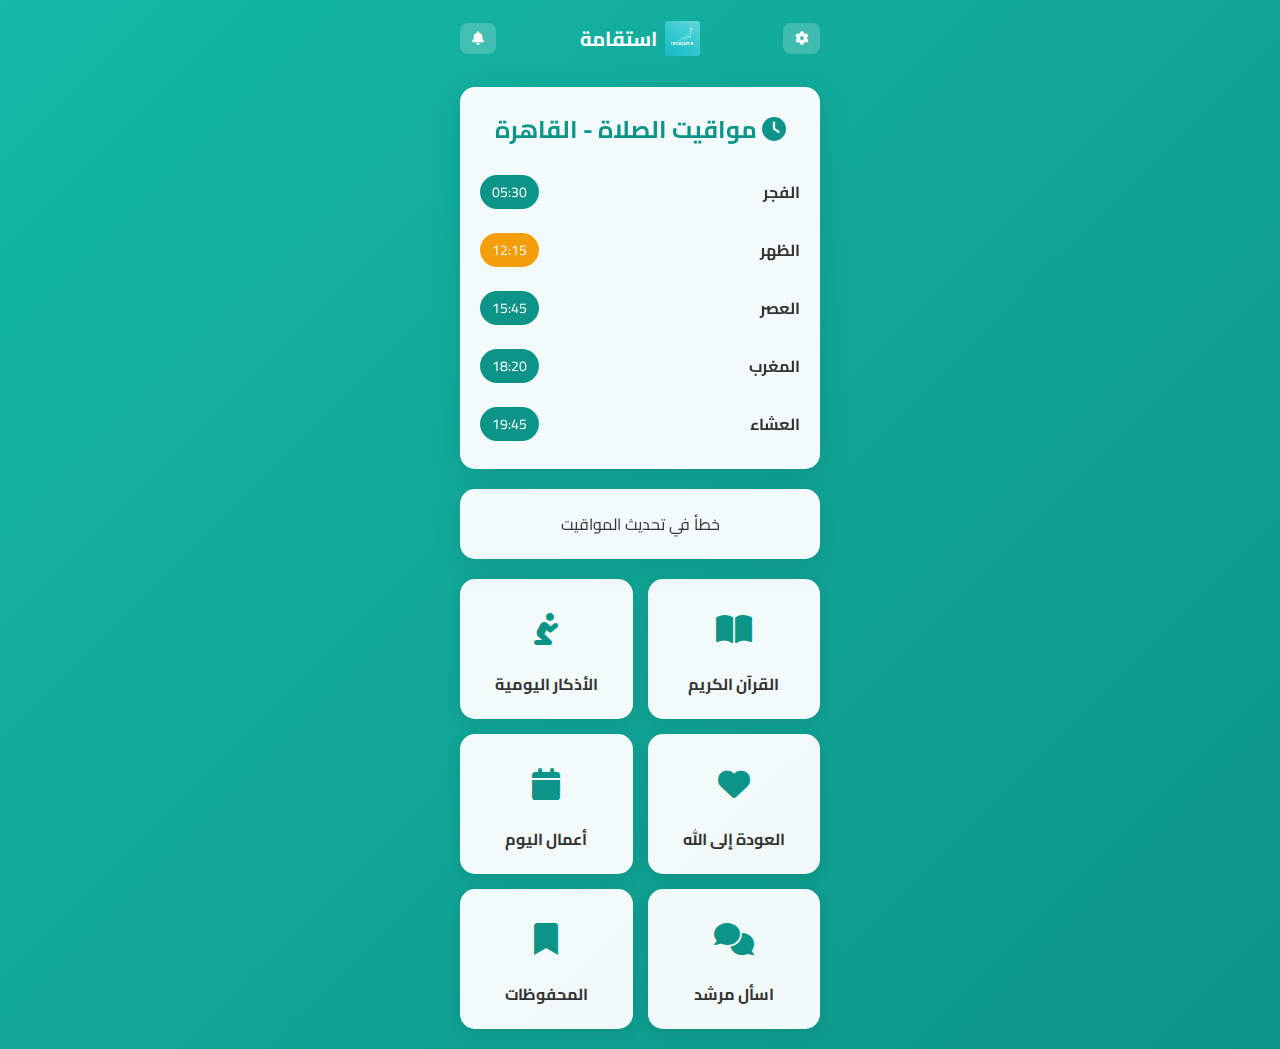
<file: index.html>
<!DOCTYPE html>
<html lang="ar" dir="rtl">
<head>
    <meta charset="UTF-8">
    <meta name="viewport" content="width=device-width, initial-scale=1.0">
    <title>استقامة - تطبيق إسلامي شامل</title>
    <link rel="icon" href="assets/images/istaqama_og.png" type="image/png">
<meta property="og:title" content="استقامة - تطبيق إسلامي شامل">
<meta property="og:description" content="استقامة هو المكان الذي تجد فيه كل ما تحتاجه عن الدين الإسلامي">
<meta property="og:image" content="assets/images/istaqama_og.png">
<meta property="og:url" content="https://example.com">
    <link rel="icon" type="image/png" href="assets/images/istiqaama_logo.png">
    <link href="https://cdnjs.cloudflare.com/ajax/libs/font-awesome/6.0.0/css/all.min.css" rel="stylesheet">
    <link href="https://fonts.googleapis.com/css2?family=Cairo:wght@400;700&display=swap" rel="stylesheet">
    <style>
        * {
            margin: 0;
            padding: 0;
            box-sizing: border-box;
        }

        body {
            font-family: 'Cairo', sans-serif;
            background: linear-gradient(135deg, #14b8a6, #0d9488);
            min-height: 100vh;
            color: #333;
        }

        .container {
            max-width: 400px;
            margin: 0 auto;
            padding: 20px;
        }

        .header {
            display: flex;
            justify-content: space-between;
            align-items: center;
            margin-bottom: 30px;
        }

        .logo-container {
            display: flex;
            align-items: center;
            gap: 8px;
        }

        .logo-img {
            width: 35px;
            height: 35px;
            border-radius: 3px;
        }

        .logo-text {
            color: white;
            font-size: 20px;
            font-weight: bold;
            font-family: 'Cairo', sans-serif;
        }

        .btn {
            background: rgba(255, 255, 255, 0.2);
            border: none;
            color: white;
            padding: 8px 12px;
            border-radius: 8px;
            cursor: pointer;
            transition: all 0.3s;
        }

        .btn:hover {
            background: rgba(255, 255, 255, 0.3);
        }

        .card {
            background: rgba(255, 255, 255, 0.95);
            border-radius: 15px;
            padding: 20px;
            margin-bottom: 20px;
            box-shadow: 0 8px 32px rgba(0, 0, 0, 0.1);
            backdrop-filter: blur(10px);
        }

        .prayer-times {
            text-align: center;
        }

        .prayer-times h2 {
            margin-bottom: 15px;
            color: #0d9488;
        }

        .prayer-list {
            display: flex;
            flex-direction: column;
            gap: 8px;
        }

        .prayer-item {
            display: flex;
            justify-content: space-between;
            align-items: center;
            padding: 8px 0;
        }

        .prayer-name {
            font-weight: bold;
        }

        .prayer-time {
            background: #0d9488;
            color: white;
            padding: 4px 12px;
            border-radius: 20px;
            font-size: 14px;
        }

        .current-prayer {
            background: #f59e0b !important;
        }

        .next-prayer {
            text-align: center;
            margin-bottom: 20px;
        }

        .next-prayer h3 {
            color: #666;
            font-size: 16px;
            margin-bottom: 5px;
        }

        .next-prayer .time {
            font-size: 28px;
            font-weight: bold;
            color: #0d9488;
        }

        .sections {
            display: grid;
            grid-template-columns: repeat(2, 1fr);
            gap: 15px;
        }

        .section-card {
            background: rgba(255, 255, 255, 0.95);
            border-radius: 15px;
            padding: 20px;
            text-align: center;
            cursor: pointer;
            transition: all 0.3s;
            box-shadow: 0 4px 16px rgba(0, 0, 0, 0.1);
        }

        .section-card:hover {
            transform: translateY(-5px);
            box-shadow: 0 8px 32px rgba(0, 0, 0, 0.15);
        }

        .section-icon {
            font-size: 32px;
            color: #0d9488;
            margin-bottom: 10px;
        }

        .section-title {
            font-weight: bold;
            color: #333;
        }

        .hidden {
            display: none;
        }

        .page-header {
            display: flex;
            justify-content: space-between;
            align-items: center;
            margin-bottom: 30px;
        }

        .back-btn {
            background: rgba(255, 255, 255, 0.2);
            border: none;
            color: white;
            padding: 8px 12px;
            border-radius: 8px;
            cursor: pointer;
            display: flex;
            align-items: center;
            gap: 5px;
        }

        .page-title {
            color: white;
            font-size: 20px;
            font-weight: bold;
        }

        .azkar-categories {
            display: flex;
            flex-direction: column;
            gap: 15px;
        }

        .category-card {
            background: rgba(255, 255, 255, 0.95);
            border-radius: 15px;
            padding: 20px;
            cursor: pointer;
            transition: all 0.3s;
        }

        .category-card:hover {
            transform: translateY(-2px);
            box-shadow: 0 8px 32px rgba(0, 0, 0, 0.15);
        }

        .category-header {
            display: flex;
            justify-content: space-between;
            align-items: center;
        }

        .category-info h3 {
            font-size: 18px;
            font-weight: bold;
            margin-bottom: 5px;
        }

        .category-info p {
            color: #666;
            font-size: 14px;
        }

        .category-icon {
            font-size: 24px;
            color: #0d9488;
        }

        .zikr-card {
            background: rgba(255, 255, 255, 0.95);
            border-radius: 15px;
            padding: 25px;
            margin-bottom: 20px;
        }

        .zikr-text {
            font-size: 18px;
            line-height: 1.8;
            margin-bottom: 10px;
            text-align: center;
        }

        .zikr-benefit {
            color: #666;
            font-size: 14px;
            text-align: center;
            margin-bottom: 20px;
        }

        .counter-section {
            display: flex;
            justify-content: space-between;
            align-items: center;
        }

        .counter-display {
            width: 60px;
            height: 60px;
            border-radius: 50%;
            background: #e6fffa;
            display: flex;
            align-items: center;
            justify-content: center;
            font-size: 18px;
            font-weight: bold;
            color: #0d9488;
        }

        .counter-controls {
            display: flex;
            gap: 10px;
        }

        .counter-btn {
            width: 40px;
            height: 40px;
            border-radius: 50%;
            border: 2px solid #0d9488;
            background: white;
            color: #0d9488;
            cursor: pointer;
            display: flex;
            align-items: center;
            justify-content: center;
            transition: all 0.3s;
        }

        .counter-btn:hover {
            background: #0d9488;
            color: white;
        }

        .progress-bar {
            width: 100%;
            height: 8px;
            background: #e5e7eb;
            border-radius: 4px;
            margin-top: 15px;
            overflow: hidden;
        }

        .progress-fill {
            height: 100%;
            background: #0d9488;
            transition: width 0.3s;
        }

        .search-box {
            margin-bottom: 20px;
        }

        .search-input {
            width: 100%;
            padding: 12px 15px;
            border: 2px solid #e5e7eb;
            border-radius: 10px;
            font-size: 16px;
            text-align: right;
        }

        .search-input:focus {
            outline: none;
            border-color: #0d9488;
        }

        .surah-list {
            display: flex;
            flex-direction: column;
            gap: 10px;
        }

        .surah-card {
            background: rgba(255, 255, 255, 0.95);
            border-radius: 12px;
            padding: 15px;
            cursor: pointer;
            transition: all 0.3s;
        }

        .surah-card:hover {
            transform: translateY(-2px);
            box-shadow: 0 8px 32px rgba(0, 0, 0, 0.15);
        }

        .surah-header {
            display: flex;
            justify-content: space-between;
            align-items: center;
        }

        .surah-info h3 {
            font-size: 18px;
            font-weight: bold;
            margin-bottom: 5px;
        }

        .surah-info p {
            color: #666;
            font-size: 14px;
        }

        .surah-number {
            background: #e6fffa;
            color: #0d9488;
            padding: 8px 12px;
            border-radius: 8px;
            font-weight: bold;
        }

        .verse-card {
            background: rgba(255, 255, 255, 0.95);
            border-radius: 15px;
            padding: 25px;
            margin-bottom: 20px;
        }

        .verse-text {
            font-size: 24px;
            line-height: 2;
            text-align: center;
            margin-bottom: 15px;
        }

        .verse-translation {
            color: #666;
            font-size: 16px;
            text-align: center;
        }

        .audio-player {
            background: rgba(255, 255, 255, 0.95);
            border-radius: 15px;
            padding: 20px;
            margin-bottom: 20px;
        }

        .audio-controls {
            display: flex;
            justify-content: space-between;
            align-items: center;
        }

        .play-btn {
            width: 50px;
            height: 50px;
            border-radius: 50%;
            background: #0d9488;
            color: white;
            border: none;
            cursor: pointer;
            display: flex;
            align-items: center;
            justify-content: center;
            font-size: 18px;
        }

        .audio-info h4 {
            font-weight: bold;
            margin-bottom: 5px;
        }

        .audio-info p {
            color: #666;
            font-size: 14px;
        }

        .settings-section {
            margin-bottom: 25px;
        }

        .settings-section h3 {
            color: #0d9488;
            margin-bottom: 15px;
            display: flex;
            align-items: center;
            gap: 10px;
        }

        .info-grid {
            display: grid;
            gap: 10px;
        }

        .info-item {
            display: flex;
            justify-content: space-between;
            align-items: center;
            padding: 10px 0;
            border-bottom: 1px solid #e5e7eb;
        }

        .info-item:last-child {
            border-bottom: none;
        }

        .info-label {
            font-weight: bold;
        }

        .info-value {
            color: #0d9488;
        }

        .contact-item {
            display: flex;
            justify-content: space-between;
            align-items: center;
            padding: 12px 0;
        }

        .contact-btn {
            background: #f3f4f6;
            border: 1px solid #d1d5db;
            padding: 8px 12px;
            border-radius: 8px;
            cursor: pointer;
            display: flex;
            align-items: center;
            gap: 8px;
            color: #374151;
            text-decoration: none;
        }

        .contact-btn:hover {
            background: #e5e7eb;
        }

        @media (max-width: 480px) {
            .container {
                padding: 15px;
            }
            
            .sections {
                grid-template-columns: 1fr;
            }
        }

        /* أنماط المحادثة */
        .chat-container {
            display: flex;
            flex-direction: column;
            height: 70vh;
            background: white;
            border-radius: 12px;
            overflow: hidden;
        }

        .chat-messages {
            flex: 1;
            padding: 20px;
            overflow-y: auto;
            background: #f8fafc;
        }

        .message {
            margin-bottom: 20px;
            display: flex;
            align-items: flex-start;
        }

        .bot-message {
            justify-content: flex-start;
        }

        .user-message {
            justify-content: flex-end;
        }

        .message-content {
            max-width: 80%;
            display: flex;
            align-items: flex-start;
            gap: 10px;
        }

        .user-message .message-content {
            flex-direction: row-reverse;
        }

        .message-text {
            background: white;
            padding: 12px 16px;
            border-radius: 12px;
            box-shadow: 0 2px 4px rgba(0,0,0,0.1);
            line-height: 1.5;
        }

        .user-message .message-text {
            background: #0d9488;
            color: white;
        }

        .message i {
            width: 32px;
            height: 32px;
            border-radius: 50%;
            background: #0d9488;
            color: white;
            display: flex;
            align-items: center;
            justify-content: center;
            font-size: 14px;
            flex-shrink: 0;
        }

        .user-message i {
            background: #64748b;
        }

        .chat-input-container {
            padding: 20px;
            background: white;
            border-top: 1px solid #e2e8f0;
        }

        .chat-input-wrapper {
            display: flex;
            gap: 10px;
            align-items: center;
        }

        .chat-input {
            flex: 1;
            padding: 12px 16px;
            border: 2px solid #e2e8f0;
            border-radius: 25px;
            outline: none;
            font-size: 14px;
            font-family: 'Cairo', sans-serif;
        }

        .chat-input:focus {
            border-color: #0d9488;
        }

        .send-btn {
            width: 45px;
            height: 45px;
            border-radius: 50%;
            background: #0d9488;
            color: white;
            border: none;
            cursor: pointer;
            display: flex;
            align-items: center;
            justify-content: center;
            font-size: 16px;
            transition: background 0.3s;
        }

        .send-btn:hover {
            background: #0f766e;
        }

        .send-btn:disabled {
            background: #94a3b8;
            cursor: not-allowed;
        }

        .typing-indicator {
            display: flex;
            align-items: center;
            gap: 5px;
            color: #64748b;
            font-style: italic;
        }

        .typing-dots {
            display: flex;
            gap: 3px;
        }

        .typing-dots span {
            width: 6px;
            height: 6px;
            background: #64748b;
            border-radius: 50%;
            animation: typing 1.4s infinite;
        }

        .typing-dots span:nth-child(2) {
            animation-delay: 0.2s;
        }

        .typing-dots span:nth-child(3) {
            animation-delay: 0.4s;
        }

        @keyframes typing {
            0%, 60%, 100% {
                transform: translateY(0);
            }
            30% {
                transform: translateY(-10px);
            }
        }

        /* أنماط الإعدادات */
        .setting-item {
            display: flex;
            justify-content: space-between;
            align-items: center;
            padding: 15px 0;
            border-bottom: 1px solid #e2e8f0;
        }

        .setting-item:last-child {
            border-bottom: none;
        }

        .setting-info {
            display: flex;
            align-items: center;
            gap: 10px;
        }

        .setting-info i {
            color: #0d9488;
            width: 20px;
        }

        /* مفتاح التبديل */
        .switch {
            position: relative;
            display: inline-block;
            width: 50px;
            height: 24px;
        }

        .switch input {
            opacity: 0;
            width: 0;
            height: 0;
        }

        .slider {
            position: absolute;
            cursor: pointer;
            top: 0;
            left: 0;
            right: 0;
            bottom: 0;
            background-color: #ccc;
            transition: .4s;
            border-radius: 24px;
        }

        .slider:before {
            position: absolute;
            content: "";
            height: 18px;
            width: 18px;
            left: 3px;
            bottom: 3px;
            background-color: white;
            transition: .4s;
            border-radius: 50%;
        }

        input:checked + .slider {
            background-color: #0d9488;
        }

        input:checked + .slider:before {
            transform: translateX(26px);
        }

        /* إعدادات الموقع */
        .location-setting {
            padding: 15px 0;
        }

        .location-setting label {
            display: block;
            margin-bottom: 10px;
            font-weight: 600;
            color: #374151;
        }

        .location-setting select {
            width: 100%;
            padding: 10px;
            border: 2px solid #e2e8f0;
            border-radius: 8px;
            font-size: 16px;
            background: white;
            color: #374151;
        }

        .location-setting select:focus {
            outline: none;
            border-color: #0d9488;
        }

        /* أنماط أزرار التلاوة والقوائم */
        .surah-actions {
            display: flex;
            justify-content: space-between;
            align-items: center;
            margin-top: 10px;
            padding-top: 10px;
            border-top: 1px solid #e2e8f0;
        }

        .play-btn {
            background: #0d9488;
            color: white;
            border: none;
            padding: 8px 15px;
            border-radius: 20px;
            cursor: pointer;
            font-size: 14px;
            display: flex;
            align-items: center;
            gap: 5px;
            transition: all 0.3s ease;
        }

        .play-btn:hover {
            background: #0f766e;
            transform: translateY(-1px);
        }

        .reciter-select {
            padding: 6px 10px;
            border: 2px solid #e2e8f0;
            border-radius: 15px;
            font-size: 12px;
            background: white;
            cursor: pointer;
            min-width: 120px;
        }

        .reciter-select:focus {
            outline: none;
            border-color: #0d9488;
        }

        .loading {
            text-align: center;
            padding: 20px;
            color: #666;
            font-style: italic;
        }

        /* أنماط فئات الأذكار الجديدة */
        .dhikr-category-card {
            background: white;
            border-radius: 15px;
            padding: 20px;
            margin-bottom: 15px;
            box-shadow: 0 2px 10px rgba(0,0,0,0.1);
            cursor: pointer;
            transition: all 0.3s ease;
            display: flex;
            align-items: center;
            gap: 15px;
        }

        .dhikr-category-card:hover {
            transform: translateY(-2px);
            box-shadow: 0 4px 20px rgba(0,0,0,0.15);
        }

        .category-icon {
            font-size: 40px;
            width: 60px;
            height: 60px;
            display: flex;
            align-items: center;
            justify-content: center;
            background: transparent;
            border-radius: 50%;
        }

        .category-info h3 {
            margin: 0 0 5px 0;
            color: #0d9488;
            font-size: 18px;
        }

        .category-info p {
            margin: 0 0 5px 0;
            color: #666;
            font-size: 14px;
        }

        .dhikr-count {
            background: #0d9488;
            color: white;
            padding: 2px 8px;
            border-radius: 10px;
            font-size: 12px;
        }

        /* أنماط عناصر الأذكار */
        .dhikr-item {
            background: white;
            border-radius: 15px;
            padding: 20px;
            margin-bottom: 15px;
            box-shadow: 0 2px 10px rgba(0,0,0,0.1);
            transition: all 0.3s ease;
        }

        .dhikr-item.completed {
            background: #f0fdf4;
            border: 2px solid #22c55e;
        }

        .dhikr-text {
            font-size: 18px;
            line-height: 1.8;
            color: #1f2937;
            margin-bottom: 10px;
            text-align: right;
        }

        .dhikr-description {
            font-size: 14px;
            color: #6b7280;
            margin-bottom: 8px;
            font-style: italic;
        }

        .dhikr-reference {
            font-size: 12px;
            color: #0d9488;
            margin-bottom: 15px;
            font-weight: 600;
        }

        .dhikr-counter {
            display: flex;
            align-items: center;
            justify-content: center;
            gap: 10px;
            margin-top: 15px;
            padding-top: 15px;
            border-top: 1px solid #e5e7eb;
        }

        .counter-btn {
            width: 40px;
            height: 40px;
            border-radius: 50%;
            border: 2px solid #0d9488;
            background: white;
            color: #0d9488;
            font-size: 18px;
            font-weight: bold;
            cursor: pointer;
            transition: all 0.3s ease;
        }

        .counter-btn:hover {
            background: #0d9488;
            color: white;
        }

        .counter-value {
            font-size: 24px;
            font-weight: bold;
            color: #0d9488;
            min-width: 40px;
            text-align: center;
        }

        .reset-btn {
            background: #f59e0b;
            color: white;
            border: none;
            padding: 8px 12px;
            border-radius: 20px;
            font-size: 12px;
            cursor: pointer;
            transition: all 0.3s ease;
        }

        .reset-btn:hover {
            background: #d97706;
        }

        /* أنماط الوضع المظلم */
        body.dark-mode {
            background: linear-gradient(135deg, #1f2937, #111827);
            color: #f9fafb;
        }

        body.dark-mode .card {
            background: rgba(31, 41, 55, 0.9);
            color: #f9fafb;
        }

        body.dark-mode .section-card {
            background: rgba(31, 41, 55, 0.9);
            color: #f9fafb;
        }

        body.dark-mode .category-card {
            background: rgba(31, 41, 55, 0.9);
            color: #f9fafb;
        }

        body.dark-mode .surah-card {
            background: rgba(31, 41, 55, 0.9);
            color: #f9fafb;
        }

        body.dark-mode .verse-card {
            background: rgba(31, 41, 55, 0.9);
            color: #f9fafb;
        }

        body.dark-mode .zikr-card {
            background: rgba(31, 41, 55, 0.9);
            color: #f9fafb;
        }

        body.dark-mode .audio-player {
            background: rgba(31, 41, 55, 0.9);
            color: #f9fafb;
        }

        body.dark-mode .chat-container {
            background: rgba(31, 41, 55, 0.9);
        }

        body.dark-mode .chat-messages {
            background: rgba(17, 24, 39, 0.8);
        }
        body.dark-mode .message-text {
            background: rgba(55, 65, 81, 0.9);
            color: #f9fafb;
        }

        body.dark-mode .section-card h3,
        body.dark-mode .category-card h3,
        body.dark-mode .section-card .section-title,
        body.dark-mode .main-sections h3 {
            color: #f9fafb !important;
        }

        body.dark-mode .user-message .message-text {
            background: #0d9488;
            color: white;
        }

        body.dark-mode .chat-input {
            background: rgba(55, 65, 81, 0.9);
            color: #f9fafb;
            border-color: #4b5563;
        }

        body.dark-mode .search-input {
            background: rgba(55, 65, 81, 0.9);
            color: #f9fafb;
            border-color: #4b5563;
        }

        body.dark-mode .dhikr-item {
            background: rgba(31, 41, 55, 0.9);
            color: #f9fafb;
        }

        body.dark-mode .counter-display {
            background: rgba(17, 24, 39, 0.8);
            color: #0d9488;
        }

        body.dark-mode .counter-btn {
            background: rgba(55, 65, 81, 0.9);
            color: #0d9488;
            border-color: #0d9488;
        }

        body.dark-mode .counter-btn:hover {
            background: #0d9488;
            color: white;
        }

        body.dark-mode .progress-bar {
            background: rgba(55, 65, 81, 0.9);
        }

        body.dark-mode .info-item {
            border-bottom-color: #4b5563;
        }

        body.dark-mode .setting-item {
            border-bottom-color: #4b5563;
        }

        body.dark-mode .contact-btn {
            background: rgba(55, 65, 81, 0.9);
            color: #f9fafb;
            border-color: #4b5563;
        }

        body.dark-mode .contact-btn:hover {
            background: rgba(75, 85, 99, 0.9);
        }

        body.dark-mode .category-info p {
            color: #d1d5db;
        }

        body.dark-mode .surah-info p {
            color: #d1d5db;
        }

        body.dark-mode .verse-translation {
            color: #d1d5db;
        }

        body.dark-mode .zikr-benefit {
            color: #d1d5db;
        }

        body.dark-mode .audio-info p {
            color: #d1d5db;
        }

        body.dark-mode .dhikr-description {
            color: #d1d5db;
        }

        body.dark-mode .chat-input-container {
            background: rgba(31, 41, 55, 0.9);
            border-top-color: #4b5563;
        }

        body.dark-mode .send-btn {
            background: #0d9488;
        }

        body.dark-mode .send-btn:hover {
            background: #0f766e;
        }

    </style></head>
<body>
    <!-- الصفحة الرئيسية -->
    <div id="homePage" class="container">
        <div class="header">
            <button class="btn" onclick="showPage('settings')">
                <i class="fas fa-cog"></i>
            </button>
            <div class="logo-container">
                <img src="assets/images/istiqaama_logo.png" alt="استقامة" class="logo-img">
                <span class="logo-text">استقامة</span>
            </div>
            <button class="btn">
                <i class="fas fa-bell"></i>
            </button>
        </div>

        <div class="card prayer-times">
            <h2><i class="fas fa-clock"></i> مواقيت الصلاة - القاهرة</h2>
            <div class="prayer-list">
                <div class="prayer-item">
                    <span class="prayer-name">الفجر</span>
                    <span class="prayer-time">05:30</span>
                </div>
                <div class="prayer-item">
                    <span class="prayer-name">الظهر</span>
                    <span class="prayer-time current-prayer">12:15</span>
                </div>
                <div class="prayer-item">
                    <span class="prayer-name">العصر</span>
                    <span class="prayer-time">15:45</span>
                </div>
                <div class="prayer-item">
                    <span class="prayer-name">المغرب</span>
                    <span class="prayer-time">18:20</span>
                </div>
                <div class="prayer-item">
                    <span class="prayer-name">العشاء</span>
                    <span class="prayer-time">19:45</span>
                </div>
            </div>
        </div>

        <div class="card next-prayer">
            <h3>الصلاة القادمة</h3>
            <div class="time">الظهر - 12:15</div>
        </div>

        <div class="sections">
            <div class="section-card" onclick="showPage('quran')">
                <div class="section-icon"><i class="fas fa-book-open"></i></div>
                <div class="section-title">القرآن الكريم</div>
            </div>
            <div class="section-card" onclick="showPage('azkar')">
                <div class="section-icon"><i class="fas fa-pray"></i></div>
                <div class="section-title">الأذكار اليومية</div>
            </div>
            <div class="section-card">
                <div class="section-icon"><i class="fas fa-heart"></i></div>
                <div class="section-title">العودة إلى الله</div>
            </div>
            <div class="section-card">
                <div class="section-icon"><i class="fas fa-calendar"></i></div>
                <div class="section-title">أعمال اليوم</div>
            </div>
            <div class="section-card" onclick="showPage('guide')">
                <div class="section-icon"><i class="fas fa-comments"></i></div>
                <div class="section-title">اسأل مرشد</div>
            </div>
            <div class="section-card">
                <div class="section-icon"><i class="fas fa-bookmark"></i></div>
                <div class="section-title">المحفوظات</div>
            </div>
        </div>
    </div>

    <!-- صفحة القرآن الكريم -->
    <div id="quranPage" class="container hidden">
        <div class="page-header">
            <button class="back-btn" onclick="showPage('home')">
                <i class="fas fa-arrow-right"></i> العودة
            </button>
            <div class="page-title">القرآن الكريم</div>
            <div style="width: 80px;"></div>
        </div>

        <div class="card search-box">
            <input type="text" class="search-input" placeholder="ابحث عن سورة..." id="surahSearchInput" onkeyup="searchSurahs()">
        </div>

        <div class="surah-list" id="surahList">
            <!-- سيتم إنشاء قائمة السور ديناميكياً بواسطة JavaScript -->
        </div>
    </div>

    <!-- صفحة عرض السورة -->
    <div id="surahPage" class="container hidden">
        <div class="page-header">
            <button class="back-btn" onclick="showPage('quran')">
                <i class="fas fa-arrow-right"></i> العودة
            </button>
            <div class="page-title" id="surahTitle">سورة الفاتحة</div>
            <div style="width: 80px;"></div>
        </div>

        <div class="audio-player">
            <div class="audio-controls">
                <div class="audio-info">
                    <h4 id="audioTitle">تلاوة سورة الفاتحة</h4>
                    <p>الشيخ عبد الباسط عبد الصمد</p>
                </div>
                <button class="play-btn">
                    <i class="fas fa-play"></i>
                </button>
            </div>
        </div>

        <div class="card">
            <h3 style="text-align: center; margin-bottom: 20px; color: #0d9488;">
                <i class="fas fa-book-open"></i> آيات السورة
            </h3>
            <div id="versesContainer">
                <div class="verse-card">
                    <div class="verse-text">بِسْمِ اللَّهِ الرَّحْمَٰنِ الرَّحِيمِ <span style="background: #f3f4f6; padding: 4px 8px; border-radius: 50%; font-size: 14px; margin-right: 10px;">1</span></div>
                    <div class="verse-translation">باسم الله الرحمن الرحيم</div>
                </div>
                <div class="verse-card">
                    <div class="verse-text">الْحَمْدُ لِلَّهِ رَبِّ الْعَالَمِينَ <span style="background: #f3f4f6; padding: 4px 8px; border-radius: 50%; font-size: 14px; margin-right: 10px;">2</span></div>
                    <div class="verse-translation">الحمد لله رب العالمين</div>
                </div>
                <div class="verse-card">
                    <div class="verse-text">الرَّحْمَٰنِ الرَّحِيمِ <span style="background: #f3f4f6; padding: 4px 8px; border-radius: 50%; font-size: 14px; margin-right: 10px;">3</span></div>
                    <div class="verse-translation">الرحمن الرحيم</div>
                </div>
            </div>
        </div>
    </div>

    <!-- صفحة الأذكار -->
    <div id="azkarPage" class="container hidden">
        <div class="page-header">
            <button class="back-btn" onclick="showPage('home')">
                <i class="fas fa-arrow-right"></i> العودة
            </button>
            <div class="page-title">الأذكار اليومية</div>
            <div style="width: 80px;"></div>
        </div>

        <div class="azkar-categories">
            <div class="category-card" onclick="showAzkarCategory('أذكار الصباح')">
                <div class="category-header">
                    <div class="category-info">
                        <h3>أذكار الصباح</h3>
                        <p>أذكار تُقال من بعد صلاة الفجر حتى طلوع الشمس</p>
                    </div>
                    <div class="category-icon"><i class="fas fa-sun"></i></div>
                </div>
            </div>
            <div class="category-card" onclick="showAzkarCategory(\'أذكار المساء\')">
                <div class="category-header">
                    <div class="category-info">
                        <h3>أذكار المساء</h3>
                        <p>أذكار تُقال من بعد صلاة العصر حتى المغرب</p>
                    </div>
                    <div class="category-icon"><i class="fas fa-moon"></i></div>
                </div>
            </div>           <div class="category-card" onclick="showAzkarCategory('أذكار بعد الصلاة')">
                <div class="category-header">
                    <div class="category-info">
                        <h3>أذكار بعد الصلاة</h3>
                        <p>أذكار تُقال بعد كل صلاة مفروضة</p>
                    </div>
                    <div class="category-icon"><i class="fas fa-mosque"></i></div>
                </div>
            </div>
            <div class="category-card" onclick="showAzkarCategory('أذكار النوم')">
                <div class="category-header">
                    <div class="category-info">
                        <h3>أذكار النوم</h3>
                        <p>أذكار تُقال عند النوم وقبل الفراش</p>
                    </div>
                    <div class="category-icon"><i class="fas fa-bed"></i></div>
                </div>
            </div>
            <div class="category-card" onclick="showAzkarCategory('أذكار الاستيقاظ')">
                <div class="category-header">
                    <div class="category-info">
                        <h3>أذكار الاستيقاظ</h3>
                        <p>أذكار تُقال عند الاستيقاظ من النوم</p>
                    </div>
                    <div class="category-icon">
                        <svg xmlns="http://www.w3.org/2000/svg" viewBox="0 0 24 24" style="width: 40px; height: 40px; fill: #0d9488;">
                            <circle cx="12" cy="4" r="2"/>
                            <path d="M15.5 8.5C15.5 8.22 15.28 8 15 8H13V6.5C13 6.22 12.78 6 12.5 6H11.5C11.22 6 11 6.22 11 6.5V8H9C8.72 8 8.5 8.22 8.5 8.5V9.5C8.5 9.78 8.72 10 9 10H11V18.5C11 18.78 11.22 19 11.5 19H12.5C12.78 19 13 18.78 13 18.5V10H15C15.28 10 15.5 9.78 15.5 9.5V8.5Z"/>
                            <path d="M7 12C6.45 12 6 12.45 6 13V17C6 17.55 6.45 18 7 18S8 17.55 8 17V13C8 12.45 7.55 12 7 12Z"/>
                            <path d="M17 12C16.45 12 16 12.45 16 13V17C16 17.55 16.45 18 17 18S18 17.55 18 17V13C18 12.45 17.55 12 17 12Z"/>
                        </svg>
                    </div>
                </div>
            </div>
            <div class="category-card" onclick="showAzkarCategory('أذكار الطعام')">
                <div class="category-header">
                    <div class="category-info">
                        <h3>أذكار الطعام</h3>
                        <p>أذكار قبل وبعد تناول الطعام والشراب</p>
                    </div>
                    <div class="category-icon"><i class="fas fa-utensils"></i></div>
                </div>
            </div>
            <div class="category-card" onclick="showAzkarCategory('أذكار السفر')">
                <div class="category-header">
                    <div class="category-info">
                        <h3>أذكار السفر</h3>
                        <p>أذكار وأدعية السفر والرحلات</p>
                    </div>
                    <div class="category-icon"><i class="fas fa-plane"></i></div>
                </div>
            </div>
            <div class="category-card" onclick="showAzkarCategory('أذكار دخول المنزل')">
                <div class="category-header">
                    <div class="category-info">
                        <h3>أذكار دخول المنزل</h3>
                        <p>أذكار تُقال عند دخول المنزل</p>
                    </div>
                    <div class="category-icon"><i class="fas fa-home"></i></div>
                </div>
            </div>
            <div class="category-card" onclick="showAzkarCategory('أذكار الخروج من المنزل')">
                <div class="category-header">
                    <div class="category-info">
                        <h3>أذكار الخروج من المنزل</h3>
                        <p>أذكار تُقال عند الخروج من المنزل</p>
                    </div>
                    <div class="category-icon"><i class="fas fa-door-open"></i></div>
                </div>
            </div>
            <div class="category-card" onclick="showAzkarCategory('أذكار الوضوء')">
                <div class="category-header">
                    <div class="category-info">
                        <h3>أذكار الوضوء</h3>
                        <p>أذكار قبل وبعد الوضوء والطهارة</p>
                    </div>
                    <div class="category-icon"><i class="fas fa-tint"></i></div>
                </div>
            </div>
            <div class="category-card" onclick="showAzkarCategory('أذكار الاستغفار')">
                <div class="category-header">
                    <div class="category-info">
                        <h3>أذكار الاستغفار</h3>
                        <p>أذكار وأدعية طلب المغفرة من الله</p>
                    </div>
                    <div class="category-icon"><i class="fas fa-hands-praying"></i></div>
                </div>
            </div>
        </div>
    </div>

    <!-- صفحة فئة الأذكار -->
    <div id="azkarCategoryPage" class="container hidden">
        <div class="page-header">
            <button class="back-btn" onclick="showPage('azkar')">
                <i class="fas fa-arrow-right"></i> العودة
            </button>
            <div class="page-title" id="categoryTitle">أذكار الصباح</div>
            <div style="width: 80px;"></div>
        </div>

        <div id="azkarList">
            <div class="zikr-card">
                <div class="zikr-text">سُبْحَانَ اللَّهِ وَبِحَمْدِهِ</div>
                <div class="zikr-benefit">تسبيح الله وحمده</div>
                <div class="counter-section">
                    <div class="counter-controls">
                        <button class="counter-btn" onclick="resetCounter(1)">
                            <i class="fas fa-redo"></i>
                        </button>
                    </div>
                    <div class="counter-display" id="counter1">0</div>
                    <div class="counter-controls">
                        <button class="counter-btn" onclick="incrementCounter(1, 100)">
                            <i class="fas fa-plus"></i>
                        </button>
                    </div>
                </div>
                <div class="progress-bar">
                    <div class="progress-fill" id="progress1" style="width: 0%"></div>
                </div>
                <div style="text-align: center; margin-top: 10px; font-size: 12px; color: #666;">
                    من 100
                </div>
            </div>

            <div class="zikr-card">
                <div class="zikr-text">لاَ إِلَهَ إِلاَّ اللَّهُ وَحْدَهُ لاَ شَرِيكَ لَهُ</div>
                <div class="zikr-benefit">توحيد الله</div>
                <div class="counter-section">
                    <div class="counter-controls">
                        <button class="counter-btn" onclick="resetCounter(2)">
                            <i class="fas fa-redo"></i>
                        </button>
                    </div>
                    <div class="counter-display" id="counter2">0</div>
                    <div class="counter-controls">
                        <button class="counter-btn" onclick="incrementCounter(2, 10)">
                            <i class="fas fa-plus"></i>
                        </button>
                    </div>
                </div>
                <div class="progress-bar">
                    <div class="progress-fill" id="progress2" style="width: 0%"></div>
                </div>
                <div style="text-align: center; margin-top: 10px; font-size: 12px; color: #666;">
                    من 10
                </div>
            </div>
        </div>
    </div>

    <!-- صفحة المرشد الديني -->
    <div id="guidePage" class="container hidden">
        <div class="page-header">
            <button class="back-btn" onclick="showPage('home')">
                <i class="fas fa-arrow-right"></i> العودة
            </button>
            <div class="page-title">اسأل مرشد</div>
            <div style="width: 80px;"></div>
        </div>

        <div class="chat-container">
            <div class="chat-messages" id="chatMessages">
                <div class="message bot-message">
                    <div class="message-content">
                        <i class="fas fa-robot"></i>
                        <div class="message-text">
                            السلام عليكم ورحمة الله وبركاته<br>
                            أهلاً بك في خدمة المرشد الديني. يمكنني مساعدتك في الأسئلة الدينية والإسلامية.
                        </div>
                    </div>
                </div>
            </div>
            
            <div class="chat-input-container">
                <div class="chat-input-wrapper">
                    <input type="text" id="chatInput" placeholder="اكتب سؤالك هنا..." class="chat-input">
                    <button onclick="sendMessage()" class="send-btn">
                        <i class="fas fa-paper-plane"></i>
                    </button>
                </div>
            </div>
        </div>
    </div>

    <!-- صفحة الإعدادات -->
    <div id="settingsPage" class="container hidden">
        <div class="page-header">
            <button class="back-btn" onclick="showPage('home')">
                <i class="fas fa-arrow-right"></i> العودة
            </button>
            <div class="page-title">الإعدادات</div>
            <div style="width: 80px;"></div>
        </div>

        <div class="card settings-section">
            <h3><i class="fas fa-info-circle"></i> معلومات التطبيق</h3>
            <div style="text-align: center; margin-bottom: 20px;">
                <img src="assets/images/istiqaama_logo.png" alt="استقامة" style="width: 120px; height: auto; border-radius: 3px; margin-bottom: 10px;">
                <h3 style="margin-bottom: 5px;">استقامة</h3>
                <p style="color: #666; font-size: 14px;">الإصدار 1.0.0</p>
            </div>
            <div class="info-grid">
                <div class="info-item">
                    <span class="info-label">المطور:</span>
                    <span class="info-value">AYØUB</span>
                </div>
                <div class="info-item">
                    <span class="info-label">تاريخ آخر تحديث:</span>
                    <span class="info-value">أغسطس 2025</span>
                </div>
                <div class="info-item">
                    <span class="info-label">الوصف:</span>
                    <span style="color: #666; font-size: 14px;">تطبيق إسلامي يوفر ما تحتاجه</span>
                </div>
            </div>
        </div>

        <div class="card settings-section">
            <h3><i class="fas fa-phone"></i> التواصل والدعم</h3>
            <div class="contact-item">
                <a href="mailto:ayoubly1111@gmail.com" class="contact-btn">
                    <i class="fas fa-envelope"></i>
                    البريد الإلكتروني
                </a>
                <span class="info-value" style="font-size: 13px;">ayoubly1111@gmail.com</span>
            </div>
            <div class="contact-item">
                <a href="https://wa.me/2180944661136" target="_blank" class="contact-btn">
                    <i class="fab fa-whatsapp"></i>
                    الهاتف
                </a>
                <span class="info-value">+218 094 466 1136</span>
            </div>
        </div>

        <div class="card settings-section">
            <h3><i class="fas fa-cog"></i> إعدادات التطبيق</h3>
            <div class="setting-item">
                <div class="setting-info">
                    <i class="fas fa-moon"></i>
                    <span>الوضع المظلم</span>
                </div>
                <label class="switch">
                    <input type="checkbox" id="darkModeToggle" onchange="toggleDarkMode()">
                    <span class="slider"></span>
                </label>
            </div>
            <div class="setting-item">
                <div class="setting-info">
                    <i class="fas fa-bell"></i>
                    <span>إشعارات الصلاة</span>
                </div>
                <label class="switch">
                    <input type="checkbox" id="prayerNotifications" checked>
                    <span class="slider"></span>
                </label>
            </div>
            <div class="setting-item">
                <div class="setting-info">
                    <i class="fas fa-map-marker-alt"></i>
                    <span>تحديد الموقع التلقائي</span>
                </div>
                <label class="switch">
                    <input type="checkbox" id="autoLocation" checked>
                    <span class="slider"></span>
                </label>
            </div>
        </div>

        <div class="card settings-section">
            <h3><i class="fas fa-city"></i> إعدادات الموقع</h3>
            <div class="location-setting">
                <label for="citySelect">اختر المدينة:</label>
                <select id="citySelect" onchange="changePrayerCity()">
                    <option value="Cairo,Egypt">القاهرة، مصر</option>
                    <option value="Mecca,Saudi Arabia">مكة المكرمة، السعودية</option>
                    <option value="Medina,Saudi Arabia">المدينة المنورة، السعودية</option>
                    <option value="Riyadh,Saudi Arabia">الرياض، السعودية</option>
                    <option value="Dubai,UAE">دبي، الإمارات</option>
                    <option value="Doha,Qatar">الدوحة، قطر</option>
                    <option value="Kuwait City,Kuwait">الكويت، الكويت</option>
                    <option value="Amman,Jordan">عمان، الأردن</option>
                    <option value="Damascus,Syria">دمشق، سوريا</option>
                    <option value="Beirut,Lebanon">بيروت، لبنان</option>
                    <option value="Baghdad,Iraq">بغداد، العراق</option>
                    <option value="Tunis,Tunisia">تونس، تونس</option>
                    <option value="Algiers,Algeria">الجزائر، الجزائر</option>
                    <option value="Rabat,Morocco">الرباط، المغرب</option>
                    <option value="Tripoli,Libya">طرابلس، ليبيا</option>
                    <option value="Khartoum,Sudan">الخرطوم، السودان</option>
                    <option value="Istanbul,Turkey">إسطنبول، تركيا</option>
                    <option value="London,UK">لندن، بريطانيا</option>
                    <option value="Paris,France">باريس، فرنسا</option>
                    <option value="New York,USA">نيويورك، أمريكا</option>
                </select>
            </div>
        </div>
    </div>

    <script>
        // متغيرات العدادات
        let counters = {};

        // إظهار الصفحة
        function showPage(pageId) {
            // إخفاء جميع الصفحات
            document.querySelectorAll('.container').forEach(page => {
                page.classList.add('hidden');
            });
            
            // إظهار الصفحة المطلوبة
            document.getElementById(pageId + 'Page').classList.remove('hidden');
            
            // إنشاء قائمة السور عند فتح صفحة القرآن
            if (pageId === 'quran') {
                generateSurahList();
            }
        }

        // إظهار السورة
        function showSurah(name, verses, type) {
            document.getElementById('surahTitle').textContent = `سورة ${name}`;
            document.getElementById('audioTitle').textContent = `تلاوة سورة ${name}`;
            showPage('surah');
        }

        // إظهار فئة الأذكار
        function showAzkarCategory(categoryName) {
            document.getElementById('categoryTitle').textContent = categoryName;
            
            // بيانات الأذكار المتنوعة لكل فئة
            const azkarData = {
                'أذكار الصباح': [
                    {
                        text: 'أَصْبَحْنَا وَأَصْبَحَ الْمُلْكُ لِلَّهِ، وَالْحَمْدُ لِلَّهِ، لَا إِلَهَ إِلَّا اللَّهُ وَحْدَهُ لَا شَرِيكَ لَهُ، لَهُ الْمُلْكُ وَلَهُ الْحَمْدُ وَهُوَ عَلَى كُلِّ شَيْءٍ قَدِيرٌ',
                        benefit: 'دعاء الصباح الجامع',
                        count: 1
                    },
                    {
                        text: 'اللَّهُمَّ بِكَ أَصْبَحْنَا، وَبِكَ أَمْسَيْنَا، وَبِكَ نَحْيَا، وَبِكَ نَمُوتُ، وَإِلَيْكَ النُّشُورُ',
                        benefit: 'التوكل على الله في الصباح',
                        count: 1
                    },
                    {
                        text: 'سُبْحَانَ اللَّهِ وَبِحَمْدِهِ',
                        benefit: 'تسبيح الله وحمده',
                        count: 100
                    }
                ],
                'أذكار المساء': [
                    {
                        text: 'أَمْسَيْنَا وَأَمْسَى الْمُلْكُ لِلَّهِ، وَالْحَمْدُ لِلَّهِ، لَا إِلَهَ إِلَّا اللَّهُ وَحْدَهُ لَا شَرِيكَ لَهُ، لَهُ الْمُلْكُ وَلَهُ الْحَمْدُ وَهُوَ عَلَى كُلِّ شَيْءٍ قَدِيرٌ',
                        benefit: 'دعاء المساء الجامع',
                        count: 1
                    },
                    {
                        text: 'اللَّهُمَّ بِكَ أَمْسَيْنَا، وَبِكَ أَصْبَحْنَا، وَبِكَ نَحْيَا، وَبِكَ نَمُوتُ، وَإِلَيْكَ الْمَصِيرُ',
                        benefit: 'التوكل على الله في المساء',
                        count: 1
                    },
                    {
                        text: 'أَعُوذُ بِكَلِمَاتِ اللَّهِ التَّامَّاتِ مِنْ شَرِّ مَا خَلَقَ',
                        benefit: 'الاستعاذة من الشر',
                        count: 3
                    }
                ],
                'أذكار بعد الصلاة': [
                    {
                        text: 'أَسْتَغْفِرُ اللَّهَ',
                        benefit: 'الاستغفار بعد الصلاة',
                        count: 3
                    },
                    {
                        text: 'اللَّهُمَّ أَنْتَ السَّلَامُ وَمِنْكَ السَّلَامُ، تَبَارَكْتَ يَا ذَا الْجَلَالِ وَالْإِكْرَامِ',
                        benefit: 'دعاء بعد السلام من الصلاة',
                        count: 1
                    },
                    {
                        text: 'سُبْحَانَ اللَّهِ، وَالْحَمْدُ لِلَّهِ، وَاللَّهُ أَكْبَرُ',
                        benefit: 'التسبيح والتحميد والتكبير',
                        count: 33
                    }
                ],
                'أذكار النوم': [
                    {
                        text: 'بِاسْمِكَ رَبِّي وَضَعْتُ جَنْبِي، وَبِكَ أَرْفَعُهُ، فَإِنْ أَمْسَكْتَ نَفْسِي فَارْحَمْهَا، وَإِنْ أَرْسَلْتَهَا فَاحْفَظْهَا بِمَا تَحْفَظُ بِهِ عِبَادَكَ الصَّالِحِينَ',
                        benefit: 'دعاء عند النوم',
                        count: 1
                    },
                    {
                        text: 'اللَّهُمَّ قِنِي عَذَابَكَ يَوْمَ تَبْعَثُ عِبَادَكَ',
                        benefit: 'الاستعاذة من عذاب القبر',
                        count: 3
                    },
                    {
                        text: 'سُبْحَانَ اللَّهِ، وَالْحَمْدُ لِلَّهِ، وَاللَّهُ أَكْبَرُ',
                        benefit: 'التسبيح قبل النوم',
                        count: 33
                    }
                ],
                'أذكار الاستيقاظ': [
                    {
                        text: 'الْحَمْدُ لِلَّهِ الَّذِي أَحْيَانَا بَعْدَ مَا أَمَاتَنَا وَإِلَيْهِ النُّشُورُ',
                        benefit: 'حمد الله عند الاستيقاظ',
                        count: 1
                    },
                    {
                        text: 'لَا إِلَهَ إِلَّا اللَّهُ وَحْدَهُ لَا شَرِيكَ لَهُ، لَهُ الْمُلْكُ وَلَهُ الْحَمْدُ وَهُوَ عَلَى كُلِّ شَيْءٍ قَدِيرٌ',
                        benefit: 'التوحيد عند الاستيقاظ',
                        count: 1
                    },
                    {
                        text: 'سُبْحَانَ اللَّهِ، وَالْحَمْدُ لِلَّهِ، وَلَا إِلَهَ إِلَّا اللَّهُ، وَاللَّهُ أَكْبَرُ',
                        benefit: 'الأذكار الأربعة',
                        count: 1
                    }
                ],
                'أذكار الطعام': [
                    {
                        text: 'بِسْمِ اللَّهِ',
                        benefit: 'البسملة قبل الطعام',
                        count: 1
                    },
                    {
                        text: 'الْحَمْدُ لِلَّهِ الَّذِي أَطْعَمَنَا وَسَقَانَا وَجَعَلَنَا مُسْلِمِينَ',
                        benefit: 'الحمد بعد الطعام',
                        count: 1
                    },
                    {
                        text: 'اللَّهُمَّ بَارِكْ لَنَا فِيمَا رَزَقْتَنَا وَقِنَا عَذَابَ النَّارِ',
                        benefit: 'دعاء البركة في الطعام',
                        count: 1
                    }
                ],
                'أذكار السفر': [
                    {
                        text: 'سُبْحَانَ الَّذِي سَخَّرَ لَنَا هَذَا وَمَا كُنَّا لَهُ مُقْرِنِينَ وَإِنَّا إِلَى رَبِّنَا لَمُنْقَلِبُونَ',
                        benefit: 'دعاء ركوب المركبة',
                        count: 1
                    },
                    {
                        text: 'اللَّهُمَّ إِنَّا نَسْأَلُكَ فِي سَفَرِنَا هَذَا الْبِرَّ وَالتَّقْوَى وَمِنَ الْعَمَلِ مَا تَرْضَى',
                        benefit: 'دعاء السفر',
                        count: 1
                    },
                    {
                        text: 'اللَّهُمَّ اطْوِ لَنَا الْأَرْضَ وَهَوِّنْ عَلَيْنَا السَّفَرَ',
                        benefit: 'دعاء تسهيل السفر',
                        count: 1
                    }
                ],
                'أذكار دخول المنزل': [
                    {
                        text: 'بِسْمِ اللَّهِ وَلَجْنَا وَبِسْمِ اللَّهِ خَرَجْنَا وَعَلَى اللَّهِ رَبِّنَا تَوَكَّلْنَا',
                        benefit: 'دعاء دخول المنزل',
                        count: 1
                    },
                    {
                        text: 'اللَّهُمَّ إِنِّي أَسْأَلُكَ خَيْرَ الْمَوْلِجِ وَخَيْرَ الْمَخْرَجِ',
                        benefit: 'دعاء خير الدخول والخروج',
                        count: 1
                    },
                    {
                        text: 'رَبِّ أَدْخِلْنِي مُدْخَلَ صِدْقٍ وَأَخْرِجْنِي مُخْرَجَ صِدْقٍ',
                        benefit: 'دعاء الدخول بصدق',
                        count: 1
                    }
                ],
                'أذكار الخروج من المنزل': [
                    {
                        text: 'بِسْمِ اللَّهِ تَوَكَّلْتُ عَلَى اللَّهِ وَلَا حَوْلَ وَلَا قُوَّةَ إِلَّا بِاللَّهِ',
                        benefit: 'دعاء الخروج من المنزل',
                        count: 1
                    },
                    {
                        text: 'اللَّهُمَّ إِنِّي أَعُوذُ بِكَ أَنْ أَضِلَّ أَوْ أُضَلَّ، أَوْ أَزِلَّ أَوْ أُزَلَّ، أَوْ أَظْلِمَ أَوْ أُظْلَمَ، أَوْ أَجْهَلَ أَوْ يُجْهَلَ عَلَيَّ',
                        benefit: 'الاستعاذة من الضلال والظلم',
                        count: 1
                    },
                    {
                        text: 'اللَّهُمَّ افْتَحْ لِي أَبْوَابَ رَحْمَتِكَ',
                        benefit: 'دعاء فتح أبواب الرحمة',
                        count: 1
                    }
                ],
                'أذكار الوضوء': [
                    {
                        text: 'بِسْمِ اللَّهِ',
                        benefit: 'البسملة قبل الوضوء',
                        count: 1
                    },
                    {
                        text: 'أَشْهَدُ أَنْ لَا إِلَهَ إِلَّا اللَّهُ وَحْدَهُ لَا شَرِيكَ لَهُ، وَأَشْهَدُ أَنَّ مُحَمَّدًا عَبْدُهُ وَرَسُولُهُ',
                        benefit: 'الشهادتان بعد الوضوء',
                        count: 1
                    },
                    {
                        text: 'اللَّهُمَّ اجْعَلْنِي مِنَ التَّوَّابِينَ وَاجْعَلْنِي مِنَ الْمُتَطَهِّرِينَ',
                        benefit: 'دعاء التطهر',
                        count: 1
                    }
                ],
                'أذكار الاستغفار': [
                    {
                        text: 'أَسْتَغْفِرُ اللَّهَ الْعَظِيمَ الَّذِي لَا إِلَهَ إِلَّا هُوَ الْحَيُّ الْقَيُّومُ وَأَتُوبُ إِلَيْهِ',
                        benefit: 'سيد الاستغفار',
                        count: 1
                    },
                    {
                        text: 'رَبِّ اغْفِرْ لِي ذَنْبِي وَخَطَئِي وَجَهْلِي',
                        benefit: 'دعاء المغفرة الشامل',
                        count: 1
                    },
                    {
                        text: 'أَسْتَغْفِرُ اللَّهَ',
                        benefit: 'الاستغفار البسيط',
                        count: 100
                    }
                ]
            };
            
            // عرض الأذكار المناسبة للفئة
            const azkarList = document.getElementById('azkarList');
            const categoryAzkar = azkarData[categoryName] || azkarData['أذكار الصباح'];
            
            azkarList.innerHTML = '';
            categoryAzkar.forEach((zikr, index) => {
                const zikrCard = document.createElement('div');
                zikrCard.className = 'zikr-card';
                zikrCard.innerHTML = `
                    <div class="zikr-text">${zikr.text}</div>
                    <div class="zikr-benefit">${zikr.benefit}</div>
                    <div class="counter-section">
                        <div class="counter-controls">
                            <button class="counter-btn" onclick="resetCounter(${index + 1})">
                                <i class="fas fa-redo"></i>
                            </button>
                        </div>
                        <div class="counter-display" id="counter${index + 1}">0</div>
                        <div class="counter-controls">
                            <button class="counter-btn" onclick="incrementCounter(${index + 1}, ${zikr.count})">
                                <i class="fas fa-plus"></i>
                            </button>
                        </div>
                    </div>
                    <div class="progress-bar">
                        <div class="progress-fill" id="progress${index + 1}"></div>
                    </div>
                    <div class="target-count">من ${zikr.count}</div>
                `;
                azkarList.appendChild(zikrCard);
            });
            
            showPage('azkarCategory');
        }

        // زيادة العداد
        function incrementCounter(id, max) {
            if (!counters[id]) counters[id] = 0;
            if (counters[id] < max) {
                counters[id]++;
                updateCounter(id, max);
            }
        }

        // إعادة تعيين العداد
        function resetCounter(id) {
            counters[id] = 0;
            updateCounter(id, 100); // افتراضي
        }

        // تحديث العداد
        function updateCounter(id, max) {
            document.getElementById('counter' + id).textContent = counters[id] || 0;
            const progress = ((counters[id] || 0) / max) * 100;
            document.getElementById('progress' + id).style.width = progress + '%';
        }

        // تحديث الوقت
        function updateTime() {
            const now = new Date();
            const timeString = now.toLocaleTimeString('ar-EG', {
                hour: '2-digit',
                minute: '2-digit'
            });
            // يمكن إضافة تحديث الوقت هنا
        }

        // تشغيل تحديث الوقت كل ثانية
        setInterval(updateTime, 1000);

        // قائمة جميع سور القرآن الكريم - 114 سورة
        // تكامل Quran API من mp3quran.net
        // بيانات القراء المشهورين
        const popularReciters = [
            {
                id: 102,
                name: "ماهر المعيقلي",
                server: "https://server12.mp3quran.net/maher/",
                moshaf_id: 102
            },
            {
                id: 106,
                name: "محمد الطبلاوي", 
                server: "https://server12.mp3quran.net/tblawi/",
                moshaf_id: 106
            },
            {
                id: 107,
                name: "محمد اللحيدان",
                server: "https://server8.mp3quran.net/lhdan/",
                moshaf_id: 107
            }
        ];

        // متغير لتخزين مشغل الصوت الحالي
        let currentAudio = null;

        // وظيفة البحث في السور
        function searchSurahs() {
            const searchTerm = document.getElementById('surahSearchInput').value.toLowerCase().trim();
            const surahCards = document.querySelectorAll('.surah-card');
            
            surahCards.forEach(card => {
                const surahName = card.querySelector('h3').textContent.toLowerCase();
                if (surahName.includes(searchTerm)) {
                    card.style.display = 'block';
                } else {
                    card.style.display = 'none';
                }
            });
        }

        // وظيفة لجلب بيانات السور من API
        async function fetchQuranSurahs() {
            try {
                const response = await fetch('https://mp3quran.net/api/v3/suwar?language=ar');
                const data = await response.json();
                return data.suwar;
            } catch (error) {
                console.error('خطأ في جلب بيانات السور:', error);
                return null;
            }
        }

        // وظيفة لفك تشفير Unicode
        function decodeUnicodeEscapes(str) {
            return str.replace(/\\u[\dA-F]{4}/gi, function (match) {
                return String.fromCharCode(parseInt(match.replace(/\\u/g, ''), 16));
            });
        }

        // وظيفة لتشغيل تلاوة السورة
        function playQuranAudio(surahId, reciterId = 102) {
            const reciter = popularReciters.find(r => r.id === reciterId) || popularReciters[0];
            
            // تنسيق رقم السورة (001, 002, etc.)
            const formattedSurahId = surahId.toString().padStart(3, '0');
            
            // رابط الملف الصوتي
            const audioUrl = `${reciter.server}${formattedSurahId}.mp3`;
            
            return audioUrl;
        }

        // وظيفة تشغيل الصوت
        function playAudio(surahId, reciterId = 102) {
            // إيقاف التشغيل السابق إن وجد
            if (currentAudio) {
                currentAudio.pause();
                currentAudio = null;
            }
            
            const audioUrl = playQuranAudio(surahId, reciterId);
            currentAudio = new Audio(audioUrl);
            
            currentAudio.play().catch(error => {
                console.error('خطأ في تشغيل الصوت:', error);
                alert('عذراً، حدث خطأ في تشغيل التلاوة. يرجى المحاولة مرة أخرى.');
            });
            
            // إضافة مستمعات الأحداث
            currentAudio.addEventListener('loadstart', () => {
                console.log('بدء تحميل التلاوة...');
            });
            
            currentAudio.addEventListener('canplay', () => {
                console.log('التلاوة جاهزة للتشغيل');
            });
            
            currentAudio.addEventListener('ended', () => {
                console.log('انتهت التلاوة');
                currentAudio = null;
            });
        }

        // وظيفة تغيير القارئ
        function changeReciter(surahId, reciterId) {
            console.log(`تم تغيير القارئ للسورة ${surahId} إلى ${reciterId}`);
        }

        const quranSurahs = [
            {number: 1, name: "الفاتحة", type: "مكية", verses: 7},
            {number: 2, name: "البقرة", type: "مدنية", verses: 286},
            {number: 3, name: "آل عمران", type: "مدنية", verses: 200},
            {number: 4, name: "النساء", type: "مدنية", verses: 176},
            {number: 5, name: "المائدة", type: "مدنية", verses: 120},
            {number: 6, name: "الأنعام", type: "مكية", verses: 165},
            {number: 7, name: "الأعراف", type: "مكية", verses: 206},
            {number: 8, name: "الأنفال", type: "مدنية", verses: 75},
            {number: 9, name: "التوبة", type: "مدنية", verses: 129},
            {number: 10, name: "يونس", type: "مكية", verses: 109},
            {number: 11, name: "هود", type: "مكية", verses: 123},
            {number: 12, name: "يوسف", type: "مكية", verses: 111},
            {number: 13, name: "الرعد", type: "مدنية", verses: 43},
            {number: 14, name: "إبراهيم", type: "مكية", verses: 52},
            {number: 15, name: "الحجر", type: "مكية", verses: 99},
            {number: 16, name: "النحل", type: "مكية", verses: 128},
            {number: 17, name: "الإسراء", type: "مكية", verses: 111},
            {number: 18, name: "الكهف", type: "مكية", verses: 110},
            {number: 19, name: "مريم", type: "مكية", verses: 98},
            {number: 20, name: "طه", type: "مكية", verses: 135},
            {number: 21, name: "الأنبياء", type: "مكية", verses: 112},
            {number: 22, name: "الحج", type: "مدنية", verses: 78},
            {number: 23, name: "المؤمنون", type: "مكية", verses: 118},
            {number: 24, name: "النور", type: "مدنية", verses: 64},
            {number: 25, name: "الفرقان", type: "مكية", verses: 77},
            {number: 26, name: "الشعراء", type: "مكية", verses: 227},
            {number: 27, name: "النمل", type: "مكية", verses: 93},
            {number: 28, name: "القصص", type: "مكية", verses: 88},
            {number: 29, name: "العنكبوت", type: "مكية", verses: 69},
            {number: 30, name: "الروم", type: "مكية", verses: 60},
            {number: 31, name: "لقمان", type: "مكية", verses: 34},
            {number: 32, name: "السجدة", type: "مكية", verses: 30},
            {number: 33, name: "الأحزاب", type: "مدنية", verses: 73},
            {number: 34, name: "سبأ", type: "مكية", verses: 54},
            {number: 35, name: "فاطر", type: "مكية", verses: 45},
            {number: 36, name: "يس", type: "مكية", verses: 83},
            {number: 37, name: "الصافات", type: "مكية", verses: 182},
            {number: 38, name: "ص", type: "مكية", verses: 88},
            {number: 39, name: "الزمر", type: "مكية", verses: 75},
            {number: 40, name: "غافر", type: "مكية", verses: 85},
            {number: 41, name: "فصلت", type: "مكية", verses: 54},
            {number: 42, name: "الشورى", type: "مكية", verses: 53},
            {number: 43, name: "الزخرف", type: "مكية", verses: 89},
            {number: 44, name: "الدخان", type: "مكية", verses: 59},
            {number: 45, name: "الجاثية", type: "مكية", verses: 37},
            {number: 46, name: "الأحقاف", type: "مكية", verses: 35},
            {number: 47, name: "محمد", type: "مدنية", verses: 38},
            {number: 48, name: "الفتح", type: "مدنية", verses: 29},
            {number: 49, name: "الحجرات", type: "مدنية", verses: 18},
            {number: 50, name: "ق", type: "مكية", verses: 45},
            {number: 51, name: "الذاريات", type: "مكية", verses: 60},
            {number: 52, name: "الطور", type: "مكية", verses: 49},
            {number: 53, name: "النجم", type: "مكية", verses: 62},
            {number: 54, name: "القمر", type: "مكية", verses: 55},
            {number: 55, name: "الرحمن", type: "مدنية", verses: 78},
            {number: 56, name: "الواقعة", type: "مكية", verses: 96},
            {number: 57, name: "الحديد", type: "مدنية", verses: 29},
            {number: 58, name: "المجادلة", type: "مدنية", verses: 22},
            {number: 59, name: "الحشر", type: "مدنية", verses: 24},
            {number: 60, name: "الممتحنة", type: "مدنية", verses: 13},
            {number: 61, name: "الصف", type: "مدنية", verses: 14},
            {number: 62, name: "الجمعة", type: "مدنية", verses: 11},
            {number: 63, name: "المنافقون", type: "مدنية", verses: 11},
            {number: 64, name: "التغابن", type: "مدنية", verses: 18},
            {number: 65, name: "الطلاق", type: "مدنية", verses: 12},
            {number: 66, name: "التحريم", type: "مدنية", verses: 12},
            {number: 67, name: "الملك", type: "مكية", verses: 30},
            {number: 68, name: "القلم", type: "مكية", verses: 52},
            {number: 69, name: "الحاقة", type: "مكية", verses: 52},
            {number: 70, name: "المعارج", type: "مكية", verses: 44},
            {number: 71, name: "نوح", type: "مكية", verses: 28},
            {number: 72, name: "الجن", type: "مكية", verses: 28},
            {number: 73, name: "المزمل", type: "مكية", verses: 20},
            {number: 74, name: "المدثر", type: "مكية", verses: 56},
            {number: 75, name: "القيامة", type: "مكية", verses: 40},
            {number: 76, name: "الإنسان", type: "مدنية", verses: 31},
            {number: 77, name: "المرسلات", type: "مكية", verses: 50},
            {number: 78, name: "النبأ", type: "مكية", verses: 40},
            {number: 79, name: "النازعات", type: "مكية", verses: 46},
            {number: 80, name: "عبس", type: "مكية", verses: 42},
            {number: 81, name: "التكوير", type: "مكية", verses: 29},
            {number: 82, name: "الانفطار", type: "مكية", verses: 19},
            {number: 83, name: "المطففين", type: "مكية", verses: 36},
            {number: 84, name: "الانشقاق", type: "مكية", verses: 25},
            {number: 85, name: "البروج", type: "مكية", verses: 22},
            {number: 86, name: "الطارق", type: "مكية", verses: 17},
            {number: 87, name: "الأعلى", type: "مكية", verses: 19},
            {number: 88, name: "الغاشية", type: "مكية", verses: 26},
            {number: 89, name: "الفجر", type: "مكية", verses: 30},
            {number: 90, name: "البلد", type: "مكية", verses: 20},
            {number: 91, name: "الشمس", type: "مكية", verses: 15},
            {number: 92, name: "الليل", type: "مكية", verses: 21},
            {number: 93, name: "الضحى", type: "مكية", verses: 11},
            {number: 94, name: "الشرح", type: "مكية", verses: 8},
            {number: 95, name: "التين", type: "مكية", verses: 8},
            {number: 96, name: "العلق", type: "مكية", verses: 19},
            {number: 97, name: "القدر", type: "مكية", verses: 5},
            {number: 98, name: "البينة", type: "مدنية", verses: 8},
            {number: 99, name: "الزلزلة", type: "مدنية", verses: 8},
            {number: 100, name: "العاديات", type: "مكية", verses: 11},
            {number: 101, name: "القارعة", type: "مكية", verses: 11},
            {number: 102, name: "التكاثر", type: "مكية", verses: 8},
            {number: 103, name: "العصر", type: "مكية", verses: 3},
            {number: 104, name: "الهمزة", type: "مكية", verses: 9},
            {number: 105, name: "الفيل", type: "مكية", verses: 5},
            {number: 106, name: "قريش", type: "مكية", verses: 4},
            {number: 107, name: "الماعون", type: "مكية", verses: 7},
            {number: 108, name: "الكوثر", type: "مكية", verses: 3},
            {number: 109, name: "الكافرون", type: "مكية", verses: 6},
            {number: 110, name: "النصر", type: "مدنية", verses: 3},
            {number: 111, name: "المسد", type: "مكية", verses: 5},
            {number: 112, name: "الإخلاص", type: "مكية", verses: 4},
            {number: 113, name: "الفلق", type: "مدنية", verses: 5},
            {number: 114, name: "الناس", type: "مدنية", verses: 6}
        ];

        // وظيفة لإنشاء قائمة السور مع API
        async function generateSurahList() {
            const surahList = document.getElementById('surahList');
            if (!surahList) return;
            
            surahList.innerHTML = '<div class="loading">جاري تحميل السور...</div>';
            
            // جلب البيانات من API
            const apiSurahs = await fetchQuranSurahs();
            
            if (apiSurahs) {
                surahList.innerHTML = '';
                
                apiSurahs.forEach(surah => {
                    const surahName = decodeUnicodeEscapes(surah.name);
                    const surahType = surah.makkia === 1 ? 'مكية' : 'مدنية';
                    const pages = surah.end_page - surah.start_page + 1;
                    
                    const surahCard = document.createElement('div');
                    surahCard.className = 'surah-card';
                    
                    surahCard.innerHTML = `
                        <div class="surah-header">
                            <div class="surah-info">
                                <h3>${surahName}</h3>
                                <p>${surahType} • ${pages} ${pages === 1 ? 'صفحة' : 'صفحات'}</p>
                            </div>
                            <div class="surah-number">${surah.id}</div>
                        </div>
                        <div class="surah-actions">
                            <button onclick="playAudio(${surah.id})" class="play-btn">
                                <i class="fas fa-play"></i>
                            </button>
                        </div>
                    `;
                    
                    surahList.appendChild(surahCard);
                });
            } else {
                // العودة للبيانات الثابتة في حالة فشل API
                surahList.innerHTML = '';
                
                quranSurahs.forEach(surah => {
                    const surahCard = document.createElement('div');
                    surahCard.className = 'surah-card';
                    surahCard.onclick = () => showSurah(surah.name, surah.verses, surah.type);
                    
                    surahCard.innerHTML = `
                        <div class="surah-header">
                            <div class="surah-info">
                                <h3>${surah.name}</h3>
                                <p>${surah.type} • ${surah.verses} ${surah.verses === 1 ? 'آية' : 'آيات'}</p>
                            </div>
                            <div class="surah-number">${surah.number}</div>
                        </div>
                        <div class="surah-actions">
                            <button onclick="playAudio(${surah.number})" class="play-btn">
                                <i class="fas fa-play"></i>
                            </button>
                        </div>
                    `;
                    
                    surahList.appendChild(surahCard);
                });
            }
        }

        // وظائف المحادثة مع المرشد الديني
        async function sendMessage() {
            const input = document.getElementById('chatInput');
            const message = input.value.trim();
            
            if (!message) return;
            
            // إضافة رسالة المستخدم
            addMessage(message, 'user');
            input.value = '';
            
            // إظهار مؤشر الكتابة
            showTypingIndicator();
            
            try {
                // إرسال الرسالة إلى Gemini AI
                const response = await callGeminiAPI(message);
                
                // إخفاء مؤشر الكتابة وإضافة رد المرشد
                hideTypingIndicator();
                addMessage(response, 'bot');
            } catch (error) {
                hideTypingIndicator();
                addMessage('عذراً، حدث خطأ في الاتصال. يرجى المحاولة مرة أخرى.', 'bot');
            }
        }

        function addMessage(text, sender) {
            const messagesContainer = document.getElementById('chatMessages');
            const messageDiv = document.createElement('div');
            messageDiv.className = `message ${sender}-message`;
            
            const icon = sender === 'user' ? 'fas fa-user' : 'fas fa-robot';
            
            messageDiv.innerHTML = `
                <div class="message-content">
                    <i class="${icon}"></i>
                    <div class="message-text">${text}</div>
                </div>
            `;
            
            messagesContainer.appendChild(messageDiv);
            messagesContainer.scrollTop = messagesContainer.scrollHeight;
        }

        function showTypingIndicator() {
            const messagesContainer = document.getElementById('chatMessages');
            const typingDiv = document.createElement('div');
            typingDiv.className = 'message bot-message';
            typingDiv.id = 'typingIndicator';
            
            typingDiv.innerHTML = `
                <div class="message-content">
                    <i class="fas fa-robot"></i>
                    <div class="message-text typing-indicator">
                        <span>يكتب</span>
                        <div class="typing-dots">
                            <span></span>
                            <span></span>
                            <span></span>
                        </div>
                    </div>
                </div>
            `;
            
            messagesContainer.appendChild(typingDiv);
            messagesContainer.scrollTop = messagesContainer.scrollHeight;
        }

        function hideTypingIndicator() {
            const typingIndicator = document.getElementById('typingIndicator');
            if (typingIndicator) {
                typingIndicator.remove();
            }
        }

        async function callGeminiAPI(message) {
            const systemPrompt = `أنت مرشد ديني إسلامي حكيم ومتفهم. مهمتك هي تقديم الإرشاد الديني والروحي للمسلمين بطريقة لطيفة ومفهومة.

إرشادات مهمة:
- أجب باللغة العربية دائماً
- كن مختصراً ومفيداً (لا تزيد عن 200 كلمة)
- استشهد بالآيات القرآنية والأحاديث النبوية عند الإمكان
- إذا لم تكن متأكداً من إجابة، انصح بالرجوع إلى العلماء
- لا تفتي في المسائل المعقدة، بل وجه للمختصين
- ركز على الجوانب الروحية والأخلاقية
- كن مختصراً ومفيداً

السؤال: ${message}`;

            try {
                const response = await fetch('https://generativelanguage.googleapis.com/v1beta/models/gemini-2.0-flash:generateContent', {
                    method: 'POST',
                    headers: {
                        'Content-Type': 'application/json',
                        'X-goog-api-key': 'AIzaSyDsHLB0d0PmwKopyj2-2XbV3eIyYSI10Wg'
                    },
                    body: JSON.stringify({
                        contents: [{
                            parts: [{
                                text: systemPrompt
                            }]
                        }]
                    })
                });

                const data = await response.json();
                
                if (data.candidates && data.candidates[0] && data.candidates[0].content) {
                    return data.candidates[0].content.parts[0].text;
                } else {
                    throw new Error('Invalid response from API');
                }
            } catch (error) {
                console.error('Error calling Gemini API:', error);
                throw error;
            }
        }

        // إضافة مستمع للضغط على Enter في حقل الإدخال
        document.addEventListener('DOMContentLoaded', function() {
            const chatInput = document.getElementById('chatInput');
            if (chatInput) {
                chatInput.addEventListener('keypress', function(e) {
                    if (e.key === 'Enter') {
                        sendMessage();
                    }
                });
            }
        });

        // وظائف مواقيت الصلاة
        let currentLocation = { city: 'القاهرة', country: 'Egypt', cityEn: 'Cairo' };

        // تحديث مواقيت الصلاة مع دعم محسن للمدن
        async function updatePrayerTimes(city = 'Cairo', country = 'Egypt') {
            try {
                // إظهار مؤشر التحميل
                const loadingIndicator = document.querySelector('.next-prayer');
                if (loadingIndicator) {
                    loadingIndicator.innerHTML = '<div class="loading">جاري تحديث المواقيت...</div>';
                }

                const response = await fetch(`https://api.aladhan.com/v1/timingsByCity?city=${city}&country=${country}&method=2`);
                const data = await response.json();
                
                if (data.code === 200) {
                    const timings = data.data.timings;
                    const location = data.data.meta;
                    
                    // تحديث مواقيت الصلاة في الواجهة
                    const prayerItems = document.querySelectorAll('.prayer-item');
                    if (prayerItems.length >= 5) {
                        prayerItems[0].querySelector('.prayer-time').textContent = formatTime(timings.Fajr);
                        prayerItems[1].querySelector('.prayer-time').textContent = formatTime(timings.Dhuhr);
                        prayerItems[2].querySelector('.prayer-time').textContent = formatTime(timings.Asr);
                        prayerItems[3].querySelector('.prayer-time').textContent = formatTime(timings.Maghrib);
                        prayerItems[4].querySelector('.prayer-time').textContent = formatTime(timings.Isha);
                    }
                    
                    // تحديث عنوان المدينة مع اسم المدينة بالعربية
                    const cityNames = {
                        'Cairo': 'القاهرة',
                        'Mecca': 'مكة المكرمة',
                        'Medina': 'المدينة المنورة',
                        'Riyadh': 'الرياض',
                        'Jeddah': 'جدة',
                        'Dubai': 'دبي',
                        'Abu Dhabi': 'أبو ظبي',
                        'Kuwait': 'الكويت',
                        'Doha': 'الدوحة',
                        'Manama': 'المنامة',
                        'Muscat': 'مسقط',
                        'Amman': 'عمان',
                        'Damascus': 'دمشق',
                        'Beirut': 'بيروت',
                        'Baghdad': 'بغداد',
                        'Tunis': 'تونس',
                        'Algiers': 'الجزائر',
                        'Rabat': 'الرباط',
                        'Tripoli': 'طرابلس',
                        'Khartoum': 'الخرطوم',
                        'Istanbul': 'إسطنبول',
                        'London': 'لندن',
                        'Paris': 'باريس',
                        'New York': 'نيويورك'
                    };
                    
                    const arabicCityName = cityNames[city] || city;
                    const prayerTimesHeader = document.querySelector('.prayer-times h2');
                    if (prayerTimesHeader) {
                        prayerTimesHeader.innerHTML = `<i class="fas fa-clock"></i> مواقيت الصلاة - ${arabicCityName}`;
                    }
                    
                    // تحديد الصلاة الحالية والقادمة
                    updateCurrentPrayer(timings);
                    
                    // حفظ المدينة المختارة
                    localStorage.setItem('selectedCity', city);
                    localStorage.setItem('selectedCountry', country);
                    
                    console.log(`تم تحديث مواقيت الصلاة لمدينة ${arabicCityName}`);
                } else {
                    throw new Error('فشل في جلب البيانات من الخادم');
                }
            } catch (error) {
                console.error('خطأ في جلب مواقيت الصلاة:', error);
                
                // إظهار رسالة خطأ للمستخدم
                const loadingIndicator = document.querySelector('.next-prayer');
                if (loadingIndicator) {
                    loadingIndicator.innerHTML = '<div class="error">خطأ في تحديث المواقيت</div>';
                    
                    // العودة للحالة الطبيعية بعد 3 ثوان
                    setTimeout(() => {
                        updateCurrentPrayer({
                            Fajr: '05:21',
                            Dhuhr: '12:56',
                            Asr: '16:31',
                            Maghrib: '19:22',
                            Isha: '20:30'
                        });
                    }, 3000);
                }
            }
        }

        // تنسيق الوقت
        function formatTime(time) {
            const [hours, minutes] = time.split(':');
            return `${hours}:${minutes}`;
        }

        // تحديد الصلاة الحالية والقادمة
        function updateCurrentPrayer(timings) {
            const now = new Date();
            const currentTime = now.getHours() * 60 + now.getMinutes();
            
            const prayers = [
                { name: 'الفجر', time: timings.Fajr, nameEn: 'Fajr' },
                { name: 'الظهر', time: timings.Dhuhr, nameEn: 'Dhuhr' },
                { name: 'العصر', time: timings.Asr, nameEn: 'Asr' },
                { name: 'المغرب', time: timings.Maghrib, nameEn: 'Maghrib' },
                { name: 'العشاء', time: timings.Isha, nameEn: 'Isha' }
            ];
            
            // تحويل أوقات الصلاة إلى دقائق
            prayers.forEach(prayer => {
                const [hours, minutes] = prayer.time.split(':');
                prayer.timeInMinutes = parseInt(hours) * 60 + parseInt(minutes);
            });
            
            // إزالة التمييز من جميع الصلوات
            document.querySelectorAll('.prayer-time').forEach(el => {
                el.classList.remove('current-prayer');
            });
            
            // العثور على الصلاة القادمة
            let nextPrayer = null;
            for (let i = 0; i < prayers.length; i++) {
                if (prayers[i].timeInMinutes > currentTime) {
                    nextPrayer = prayers[i];
                    break;
                }
            }
            
            // إذا لم نجد صلاة قادمة اليوم، فالصلاة القادمة هي فجر الغد
            if (!nextPrayer) {
                nextPrayer = prayers[0];
            }
            
            // تحديث الصلاة القادمة
            document.querySelector('.next-prayer .time').textContent = `${nextPrayer.name} - ${formatTime(nextPrayer.time)}`;
            
            // تمييز الصلاة الحالية
            const currentPrayerIndex = prayers.findIndex(prayer => prayer.timeInMinutes > currentTime) - 1;
            if (currentPrayerIndex >= 0) {
                document.querySelector(`.prayer-item:nth-child(${currentPrayerIndex + 1}) .prayer-time`).classList.add('current-prayer');
            }
        }

        // تحديد الموقع التلقائي
        function getCurrentLocation() {
            if (navigator.geolocation) {
                navigator.geolocation.getCurrentPosition(
                    async (position) => {
                        const lat = position.coords.latitude;
                        const lng = position.coords.longitude;
                        
                        try {
                            // استخدام API للحصول على اسم المدينة من الإحداثيات
                            const response = await fetch(`https://api.aladhan.com/v1/timings?latitude=${lat}&longitude=${lng}&method=2`);
                            const data = await response.json();
                            
                            if (data.code === 200) {
                                const timings = data.data.timings;
                                
                                // تحديث مواقيت الصلاة
                                document.querySelector('.prayer-item:nth-child(1) .prayer-time').textContent = formatTime(timings.Fajr);
                                document.querySelector('.prayer-item:nth-child(2) .prayer-time').textContent = formatTime(timings.Dhuhr);
                                document.querySelector('.prayer-item:nth-child(3) .prayer-time').textContent = formatTime(timings.Asr);
                                document.querySelector('.prayer-item:nth-child(4) .prayer-time').textContent = formatTime(timings.Maghrib);
                                document.querySelector('.prayer-item:nth-child(5) .prayer-time').textContent = formatTime(timings.Isha);
                                
                                // تحديث عنوان المدينة
                                document.querySelector('.prayer-times h2').innerHTML = `<i class="fas fa-clock"></i> مواقيت الصلاة - موقعك الحالي`;
                                
                                updateCurrentPrayer(timings);
                            }
                        } catch (error) {
                            console.error('خطأ في جلب مواقيت الصلاة للموقع الحالي:', error);
                            // في حالة الخطأ، استخدم القاهرة كافتراضي
                            updatePrayerTimes();
                        }
                    },
                    (error) => {
                        console.log('لم يتم السماح بتحديد الموقع، سيتم استخدام القاهرة كافتراضي');
                        updatePrayerTimes();
                    }
                );
            } else {
                console.log('المتصفح لا يدعم تحديد الموقع');
                updatePrayerTimes();
            }
        }

        // تهيئة التطبيق
        document.addEventListener('DOMContentLoaded', function() {
            showPage('home');
            // تحديث مواقيت الصلاة عند تحميل الصفحة
            getCurrentLocation();
            
            // تحديث مواقيت الصلاة كل ساعة
            setInterval(() => {
                getCurrentLocation();
            }, 3600000); // كل ساعة
        });

        // وظائف الإعدادات
        function toggleDarkMode() {
            const body = document.body;
            const isDark = body.classList.toggle('dark-mode');
            localStorage.setItem('darkMode', isDark);
            
            // تحديث حالة المفتاح
            const toggle = document.getElementById('darkModeToggle');
            if (toggle) {
                toggle.checked = isDark;
            }
        }

        function changePrayerCity() {
            const citySelect = document.getElementById('citySelect');
            const selectedValue = citySelect.value;
            const [city, country] = selectedValue.split(',');
            
            // تحديث الموقع الحالي
            currentLocation.cityEn = city;
            currentLocation.country = country;
            
            // تحديث اسم المدينة بالعربية
            const cityNames = {
                'Cairo': 'القاهرة',
                'Mecca': 'مكة المكرمة',
                'Medina': 'المدينة المنورة',
                'Riyadh': 'الرياض',
                'Jeddah': 'جدة',
                'Dubai': 'دبي',
                'Abu Dhabi': 'أبو ظبي',
                'Kuwait': 'الكويت',
                'Doha': 'الدوحة',
                'Manama': 'المنامة',
                'Muscat': 'مسقط',
                'Amman': 'عمان',
                'Damascus': 'دمشق',
                'Beirut': 'بيروت',
                'Baghdad': 'بغداد',
                'Tunis': 'تونس',
                'Algiers': 'الجزائر',
                'Rabat': 'الرباط',
                'Tripoli': 'طرابلس',
                'Khartoum': 'الخرطوم',
                'Istanbul': 'إسطنبول',
                'London': 'لندن',
                'Paris': 'باريس',
                'New York': 'نيويورك'
            };
            
            currentLocation.city = cityNames[city] || city;
            
            // تحديث مواقيت الصلاة فوراً
            updatePrayerTimes(city, country);
        }

        // تحميل الإعدادات المحفوظة
        function loadSettings() {
            // تحميل الوضع المظلم
            const darkMode = localStorage.getItem('darkMode') === 'true';
            if (darkMode) {
                document.body.classList.add('dark-mode');
                document.getElementById('darkModeToggle').checked = true;
            }
            
            // تحميل إعدادات الإشعارات
            const notifications = localStorage.getItem('prayerNotifications') !== 'false';
            document.getElementById('prayerNotifications').checked = notifications;
            
            // تحميل إعدادات الموقع التلقائي
            const autoLocation = localStorage.getItem('autoLocation') !== 'false';
            document.getElementById('autoLocation').checked = autoLocation;
        }

        // حفظ الإعدادات
        function saveSettings() {
            localStorage.setItem('prayerNotifications', document.getElementById('prayerNotifications').checked);
            localStorage.setItem('autoLocation', document.getElementById('autoLocation').checked);
        }

        // تكامل Dhikr API من GitHub
        // رابط API الأذكار
        const DHIKR_API_URL = 'https://raw.githubusercontent.com/wdalgrb/azkar-api/main/azkar.json';

        // متغير لتخزين بيانات الأذكار
        let dhikrData = null;

        // وظيفة لجلب بيانات الأذكار من API
        async function fetchDhikrData() {
            try {
                const response = await fetch(DHIKR_API_URL);
                const data = await response.json();
                dhikrData = data;
                return data;
            } catch (error) {
                console.error('خطأ في جلب بيانات الأذكار:', error);
                return null;
            }
        }

        // فئات الأذكار المتاحة
        const dhikrCategories = {
            'أذكار الصباح': {
                icon: '🌅',
                description: 'أذكار وأدعية الصباح المباركة'
            },
            'أذكار المساء': {
                icon: '🌆',
                description: 'أذكار وأدعية المساء المباركة'
            },
            'أذكار بعد الصلاة': {
                icon: '🤲',
                description: 'أذكار بعد السلام من الصلاة المفروضة'
            },
            'أذكار النوم': {
                icon: '🌙',
                description: 'أذكار قبل النوم والاستغفار'
            },
            'أذكار الاستيقاظ': {
                icon: '☀️',
                description: 'أذكار الاستيقاظ من النوم'
            },
            'تسابيح': {
                icon: '📿',
                description: 'تسابيح وأذكار متنوعة'
            },
            'أدعية قرآنية': {
                icon: '📖',
                description: 'أدعية مأخوذة من القرآن الكريم'
            },
            'أدعية الأنبياء': {
                icon: '🕌',
                description: 'أدعية الأنبياء والمرسلين'
            },
            'أذكار الاستغفار': {
                icon: '🤲',
                description: 'أذكار الاستغفار والتوبة'
            }
        };

        // وظيفة لإنشاء قائمة فئات الأذكار مع API
        async function generateDhikrCategoriesWithAPI() {
            const categoriesContainer = document.getElementById('dhikrCategories');
            if (!categoriesContainer) return;

            categoriesContainer.innerHTML = '<div class="loading">جاري تحميل الأذكار...</div>';

            // جلب البيانات من API
            const apiData = await fetchDhikrData();

            categoriesContainer.innerHTML = '';

            if (apiData) {
                // استخدام البيانات من API
                Object.keys(apiData).forEach(categoryName => {
                    const categoryInfo = dhikrCategories[categoryName] || {
                        icon: '🤲',
                        description: 'أذكار وأدعية إسلامية'
                    };

                    const categoryCard = document.createElement('div');
                    categoryCard.className = 'dhikr-category-card';
                    categoryCard.onclick = () => showDhikrCategoryWithAPI(categoryName);

                    categoryCard.innerHTML = `
                        <div class="category-icon">${categoryInfo.icon}</div>
                        <div class="category-info">
                            <h3>${categoryName}</h3>
                            <p>${categoryInfo.description}</p>
                            <span class="dhikr-count">${apiData[categoryName].length} ذكر</span>
                        </div>
                    `;

                    categoriesContainer.appendChild(categoryCard);
                });
            } else {
                // العودة للبيانات الثابتة في حالة فشل API
                generateDhikrCategories();
            }
        }

        // وظيفة لعرض أذكار فئة معينة مع API
        function showDhikrCategoryWithAPI(categoryName) {
            if (!dhikrData || !dhikrData[categoryName]) {
                alert('عذراً، لا توجد أذكار متاحة لهذه الفئة حالياً.');
                return;
            }

            const dhikrList = dhikrData[categoryName];
            
            // إنشاء صفحة جديدة للأذكار
            const dhikrPageHTML = `
                <div class="page-header">
                    <button onclick="showPage('dhikrPage')" class="back-btn">العودة</button>
                    <div class="page-title">${categoryName}</div>
                </div>
                <div class="dhikr-list" id="dhikrItemsList">
                    ${dhikrList.map((dhikr, index) => {
                        const count = dhikr.count ? parseInt(dhikr.count) : 1;
                        return `
                            <div class="dhikr-item">
                                <div class="dhikr-content">
                                    <p class="dhikr-text">${dhikr.content}</p>
                                    ${dhikr.description ? `<p class="dhikr-description">${dhikr.description}</p>` : ''}
                                    ${dhikr.reference ? `<p class="dhikr-reference">${dhikr.reference}</p>` : ''}
                                </div>
                                <div class="dhikr-counter">
                                    <button onclick="decrementDhikrCounter('${categoryName}-${index}')" class="counter-btn">-</button>
                                    <span id="counter-${categoryName}-${index}" class="counter-value">${count}</span>
                                    <button onclick="incrementDhikrCounter('${categoryName}-${index}')" class="counter-btn">+</button>
                                    <button onclick="resetDhikrCounter('${categoryName}-${index}', ${count})" class="reset-btn">إعادة تعيين</button>
                                </div>
                            </div>
                        `;
                    }).join('')}
                </div>
            `;

            // إنشاء صفحة مؤقتة للأذكار
            const tempPage = document.createElement('div');
            tempPage.id = 'tempDhikrPage';
            tempPage.className = 'container';
            tempPage.innerHTML = dhikrPageHTML;
            
            // إخفاء الصفحات الأخرى وإظهار صفحة الأذكار
            document.querySelectorAll('.container').forEach(page => page.style.display = 'none');
            document.body.appendChild(tempPage);
        }

        // وظائف العدادات للأذكار
        function incrementDhikrCounter(counterId) {
            const counter = document.getElementById(`counter-${counterId}`);
            if (counter) {
                let count = parseInt(counter.textContent);
                if (count > 0) {
                    counter.textContent = count - 1;
                    
                    // تأثير بصري عند الانتهاء
                    if (count - 1 === 0) {
                        counter.closest('.dhikr-item').classList.add('completed');
                        setTimeout(() => {
                            counter.closest('.dhikr-item').classList.remove('completed');
                        }, 1000);
                    }
                }
            }
        }

        function decrementDhikrCounter(counterId) {
            const counter = document.getElementById(`counter-${counterId}`);
            if (counter) {
                let count = parseInt(counter.textContent);
                counter.textContent = count + 1;
                counter.closest('.dhikr-item').classList.remove('completed');
            }
        }

        function resetDhikrCounter(counterId, originalCount) {
            const counter = document.getElementById(`counter-${counterId}`);
            if (counter) {
                counter.textContent = originalCount;
                counter.closest('.dhikr-item').classList.remove('completed');
            }
        }

        // تحديث وظيفة showPage لدعم الأذكار الجديدة
        const originalShowPage = showPage;
        showPage = function(pageId) {
            // إزالة الصفحة المؤقتة للأذكار إن وجدت
            const tempPage = document.getElementById('tempDhikrPage');
            if (tempPage) {
                tempPage.remove();
            }
            
            // استدعاء الوظيفة الأصلية
            originalShowPage(pageId);
            
            // تحميل الأذكار عند فتح صفحة الأذكار
            if (pageId === 'dhikrPage') {
                generateDhikrCategoriesWithAPI();
            }
        };

        // تحميل الإعدادات عند بدء التطبيق
        document.addEventListener('DOMContentLoaded', function() {
            loadSettings();
            
            // إضافة مستمعات للإعدادات
            document.getElementById('prayerNotifications').addEventListener('change', saveSettings);
            document.getElementById('autoLocation').addEventListener('change', saveSettings);
        });
    </script>
</body>
</html>
</file>
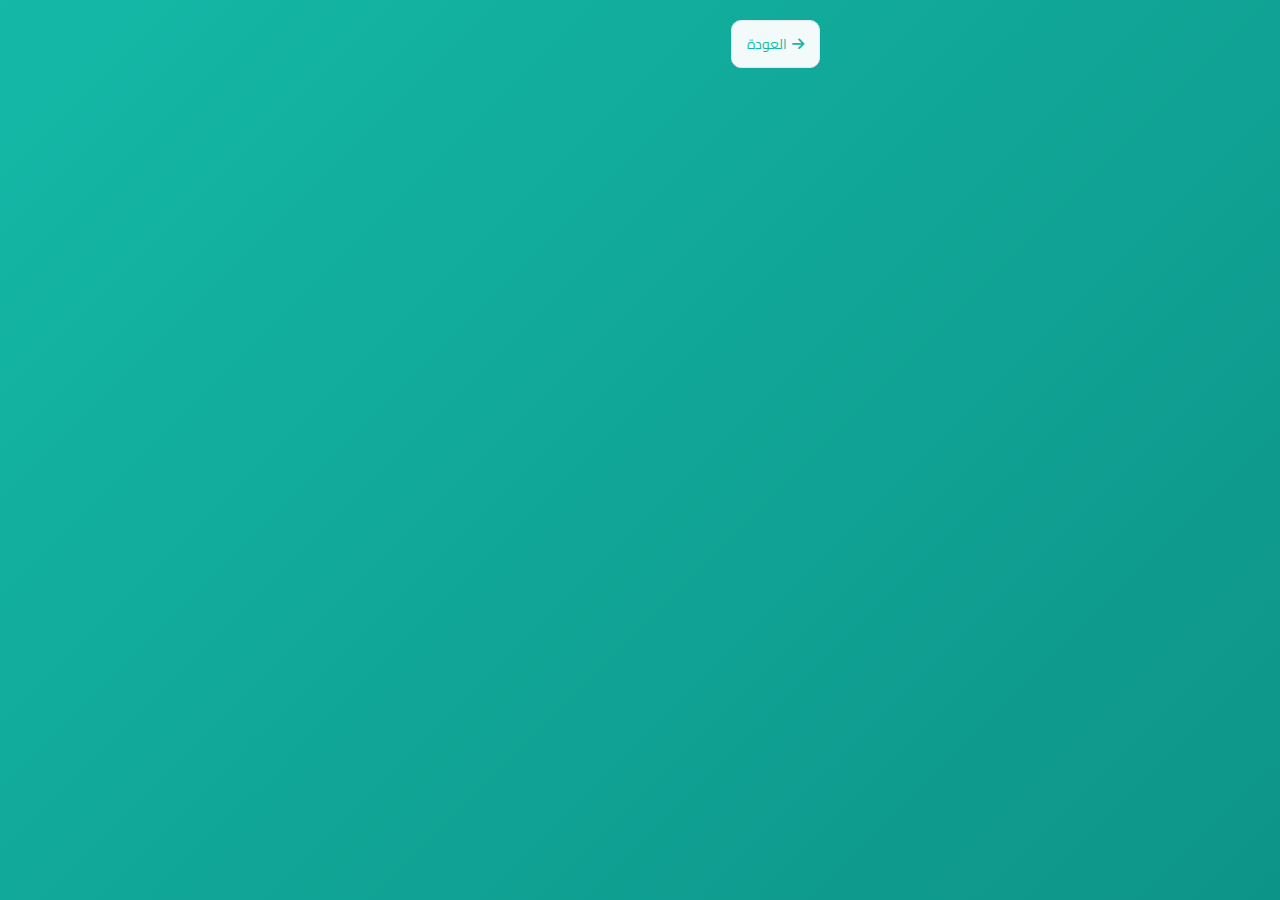
<file: pages/azkar-category.html>
<!DOCTYPE html>
<html lang="ar" dir="rtl">
<head>
    <meta charset="UTF-8">
    <meta name="viewport" content="width=device-width, initial-scale=1.0">
    <title>أذكار - استقامة</title>
    <link rel="icon" href="../assets/images/istaqama_og.png" type="image/png">
    <link href="https://cdnjs.cloudflare.com/ajax/libs/font-awesome/6.0.0/css/all.min.css" rel="stylesheet">
    <link href="https://fonts.googleapis.com/css2?family=Cairo:wght@400;700&display=swap" rel="stylesheet">
    <link rel="stylesheet" href="../assets/css/style.css">
</head>
<body>
    <div class="container">
        <div class="page-header">
            <a href="azkar.html" class="back-btn">
                <i class="fas fa-arrow-right"></i> العودة
            </a>
            <div class="page-title" id="azkarCategoryTitle"></div>
            <div style="width: 80px;"></div>
        </div>

        <div id="azkarContent">
            <!-- سيتم ملؤها ديناميكياً -->
        </div>
    </div>

    <script>
        let azkarData = {};
        let currentAudio = null;

        // إضافة أنماط الوضع المظلم
        document.addEventListener("DOMContentLoaded", function() {
            const isDarkMode = localStorage.getItem("darkMode") === "true";
            if (isDarkMode) {
                document.body.classList.add("dark-mode");
            }
            loadAzkarData();
        });

        // مزامنة الوضع المظلم
        window.addEventListener('storage', function(e) {
            if (e.key === 'darkMode') {
                const isDarkMode = e.newValue === 'true';
                document.body.classList.toggle('dark-mode', isDarkMode);
            }
        });

        // تحميل بيانات الأذكار من API الجديد
        async function loadAzkarData() {
            // إظهار مؤشر التحميل
            const azkarContent = document.getElementById("azkarContent");
            azkarContent.innerHTML = `
                <div class="card" style="text-align: center; padding: 40px;">
                    <div class="loading-spinner" style="width: 40px; height: 40px; margin: 0 auto 20px;"></div>
                    <p>جاري تحميل الأذكار...</p>
                </div>
            `;

            try {
                const response = await fetch('../assets/data/adhkar_new.json');
                const data = await response.json();
                
                // تحويل البيانات إلى التنسيق المطلوب
                data.forEach(category => {
                    azkarData[category.category] = category.array;
                });
                
                displayCategoryAzkar();
            } catch (error) {
                console.error('خطأ في تحميل بيانات الأذكار:', error);
                azkarContent.innerHTML = `
                    <div class="card" style="text-align: center; color: #ef4444;">
                        <p>عذراً، حدث خطأ في تحميل الأذكار. يرجى المحاولة مرة أخرى.</p>
                        <button class="btn" onclick="loadAzkarData()" style="margin-top: 15px; background: #0d9488; color: white;">
                            إعادة المحاولة
                        </button>
                    </div>
                `;
            }
        }

        function displayCategoryAzkar() {
            const urlParams = new URLSearchParams(window.location.search);
            const categoryParam = urlParams.get("category");
            const azkarContent = document.getElementById("azkarContent");

            if (!categoryParam || !azkarData[categoryParam]) {
                document.getElementById("azkarCategoryTitle").textContent = "فئة غير موجودة";
                azkarContent.innerHTML = `
                    <div class="card">
                        <p style="text-align: center; color: #ef4444;">
                            عذراً، هذه الفئة من الأذكار غير متوفرة.
                        </p>
                    </div>
                `;
                return;
            }

            document.getElementById("azkarCategoryTitle").textContent = categoryParam;

            const filteredAzkar = azkarData[categoryParam];

            if (filteredAzkar && filteredAzkar.length > 0) {
                azkarContent.innerHTML = '';
                filteredAzkar.forEach((dhikr, index) => {
                    const dhikrCard = document.createElement("div");
                    dhikrCard.className = "card";
                    dhikrCard.innerHTML = `
                        <p class="verse-text" style="font-size: 18px; line-height: 1.8; margin-bottom: 15px;">${dhikr.text}</p>
                        ${dhikr.count && dhikr.count > 1 ? `<div style="text-align: center; margin-top: 10px; color: #0d9488; font-weight: bold;">عدد المرات: ${dhikr.count}</div>` : ``}
                        <div style="display: flex; justify-content: center; gap: 10px; margin-top: 15px; flex-wrap: wrap;">
                            ${dhikr.audio ? `
                                <button class="btn play-btn" onclick="playAudio('https://raw.githubusercontent.com/rn0x/Adhkar-json/refs/heads/main${dhikr.audio}', this)" style="background: #059669; color: white; position: relative;">
                                    <span class="play-text">تشغيل</span>
                                    <span class="loading-spinner" style="display: none; width: 16px; height: 16px; margin-left: 5px;"></span>
                                    <i class="fas fa-play play-icon" style="margin-left: 5px;"></i>
                                </button>
                            ` : ''}
                            <button class="btn" onclick="copyToClipboard('${dhikr.text.replace(/'/g, '\\\'')}')" style="background: #0d9488; color: white;">
                                <i class="fas fa-copy" style="margin-left: 5px;"></i> نسخ
                            </button>
                            <button class="btn" onclick="shareContent('${dhikr.text.replace(/'/g, '\\\')}')" style="background: #14b8a6; color: white;">
                                <i class="fas fa-share-alt" style="margin-left: 5px;"></i> مشاركة
                            </button>
                            <button class="btn" onclick="addToBookmarks('${dhikr.text.replace(/'/g, '\\\')}')" style="background: #f59e0b; color: white;">
                                <i class="fas fa-bookmark" style="margin-left: 5px;"></i> حفظ
                            </button>
                        </div>
                    `;
                    azkarContent.appendChild(dhikrCard);
                });
            } else {
                azkarContent.innerHTML = `
                    <div class="card">
                        <p style="text-align: center; color: #666;">
                            لا توجد أذكار لهذه الفئة حالياً.
                        </p>
                    </div>
                `;
            }
        }

        function playAudio(url, button) {
            const playText = button.querySelector('.play-text');
            const loadingSpinner = button.querySelector('.loading-spinner');
            const playIcon = button.querySelector('.play-icon');

            // إيقاف أي صوت يعمل حالياً
            if (currentAudio) {
                currentAudio.pause();
                currentAudio = null;
                // إعادة تعيين جميع الأزرار
                document.querySelectorAll('.play-btn').forEach(btn => {
                    const text = btn.querySelector('.play-text');
                    const spinner = btn.querySelector('.loading-spinner');
                    const icon = btn.querySelector('.play-icon');
                    if (text && spinner && icon) {
                        text.style.display = 'inline';
                        spinner.style.display = 'none';
                        icon.style.display = 'inline';
                        text.textContent = 'تشغيل';
                        btn.classList.remove('loading');
                    }
                });
            }

            // عرض شريط التحميل
            playText.style.display = 'none';
            playIcon.style.display = 'none';
            loadingSpinner.style.display = 'inline-block';
            button.classList.add('loading');

            // إنشاء عنصر الصوت
            currentAudio = new Audio(url);
            
            currentAudio.addEventListener('canplay', () => {
                // إخفاء شريط التحميل وعرض زر الإيقاف
                loadingSpinner.style.display = 'none';
                playText.style.display = 'inline';
                playIcon.style.display = 'inline';
                playText.textContent = 'إيقاف';
                button.classList.remove('loading');
                
                // تشغيل الصوت
                currentAudio.play();
            });

            currentAudio.addEventListener('ended', () => {
                // إعادة تعيين الزر عند انتهاء التشغيل
                playText.textContent = 'تشغيل';
                button.classList.remove('loading');
                currentAudio = null;
            });

            currentAudio.addEventListener('error', (e) => {
                console.error('خطأ في تحميل الصوت:', e);
                // إعادة تعيين الزر في حالة الخطأ
                loadingSpinner.style.display = 'none';
                playText.style.display = 'inline';
                playIcon.style.display = 'inline';
                playText.textContent = 'تشغيل';
                button.classList.remove('loading');
                alert('عذراً، حدث خطأ في تحميل الصوت');
            });

            // بدء تحميل الصوت
            currentAudio.load();
        }

        function copyToClipboard(text) {
            navigator.clipboard.writeText(text).then(() => {
                // إظهار رسالة نجاح
                showNotification("تم النسخ إلى الحافظة!", "success");
            }).catch(err => {
                console.error("فشل النسخ: ", err);
                // طريقة بديلة للنسخ
                const textArea = document.createElement("textarea");
                textArea.value = text;
                document.body.appendChild(textArea);
                textArea.select();
                document.execCommand('copy');
                document.body.removeChild(textArea);
                showNotification("تم النسخ إلى الحافظة!", "success");
            });
        }

        function shareContent(text) {
            if (navigator.share) {
                navigator.share({
                    title: document.title,
                    text: text,
                }).catch(error => console.error("فشل المشاركة: ", error));
            } else {
                // نسخ النص كبديل
                copyToClipboard(text);
                showNotification("تم نسخ النص للمشاركة", "info");
            }
        }

        function addToBookmarks(text) {
            let bookmarks = JSON.parse(localStorage.getItem("azkarBookmarks")) || [];
            const newBookmark = { text: text, timestamp: new Date().toISOString() };
            
            if (!bookmarks.some(b => b.text === newBookmark.text)) {
                bookmarks.push(newBookmark);
                localStorage.setItem("azkarBookmarks", JSON.stringify(bookmarks));
                showNotification("تم الحفظ في المحفوظات!", "success");
            } else {
                showNotification("هذا الذكر موجود بالفعل في المحفوظات.", "info");
            }
        }

        function showNotification(message, type) {
            // إنشاء عنصر الإشعار
            const notification = document.createElement('div');
            notification.style.cssText = `
                position: fixed;
                top: 20px;
                right: 20px;
                background: ${type === 'success' ? '#10b981' : type === 'error' ? '#ef4444' : '#3b82f6'};
                color: white;
                padding: 15px 20px;
                border-radius: 8px;
                box-shadow: 0 4px 12px rgba(0,0,0,0.15);
                z-index: 1000;
                font-family: 'Cairo', sans-serif;
                font-size: 14px;
                max-width: 300px;
                animation: slideIn 0.3s ease-out;
            `;
            notification.textContent = message;
            
            // إضافة الأنيميشن
            const style = document.createElement('style');
            style.textContent = `
                @keyframes slideIn {
                    from { transform: translateX(100%); opacity: 0; }
                    to { transform: translateX(0); opacity: 1; }
                }
                @keyframes slideOut {
                    from { transform: translateX(0); opacity: 1; }
                    to { transform: translateX(100%); opacity: 0; }
                }
            `;
            document.head.appendChild(style);
            
            document.body.appendChild(notification);
            
            // إزالة الإشعار بعد 3 ثوان
            setTimeout(() => {
                notification.style.animation = 'slideOut 0.3s ease-in';
                setTimeout(() => {
                    if (notification.parentNode) {
                        notification.parentNode.removeChild(notification);
                    }
                }, 300);
            }, 3000);
        }
    </script>
</body>
</html>
</file>
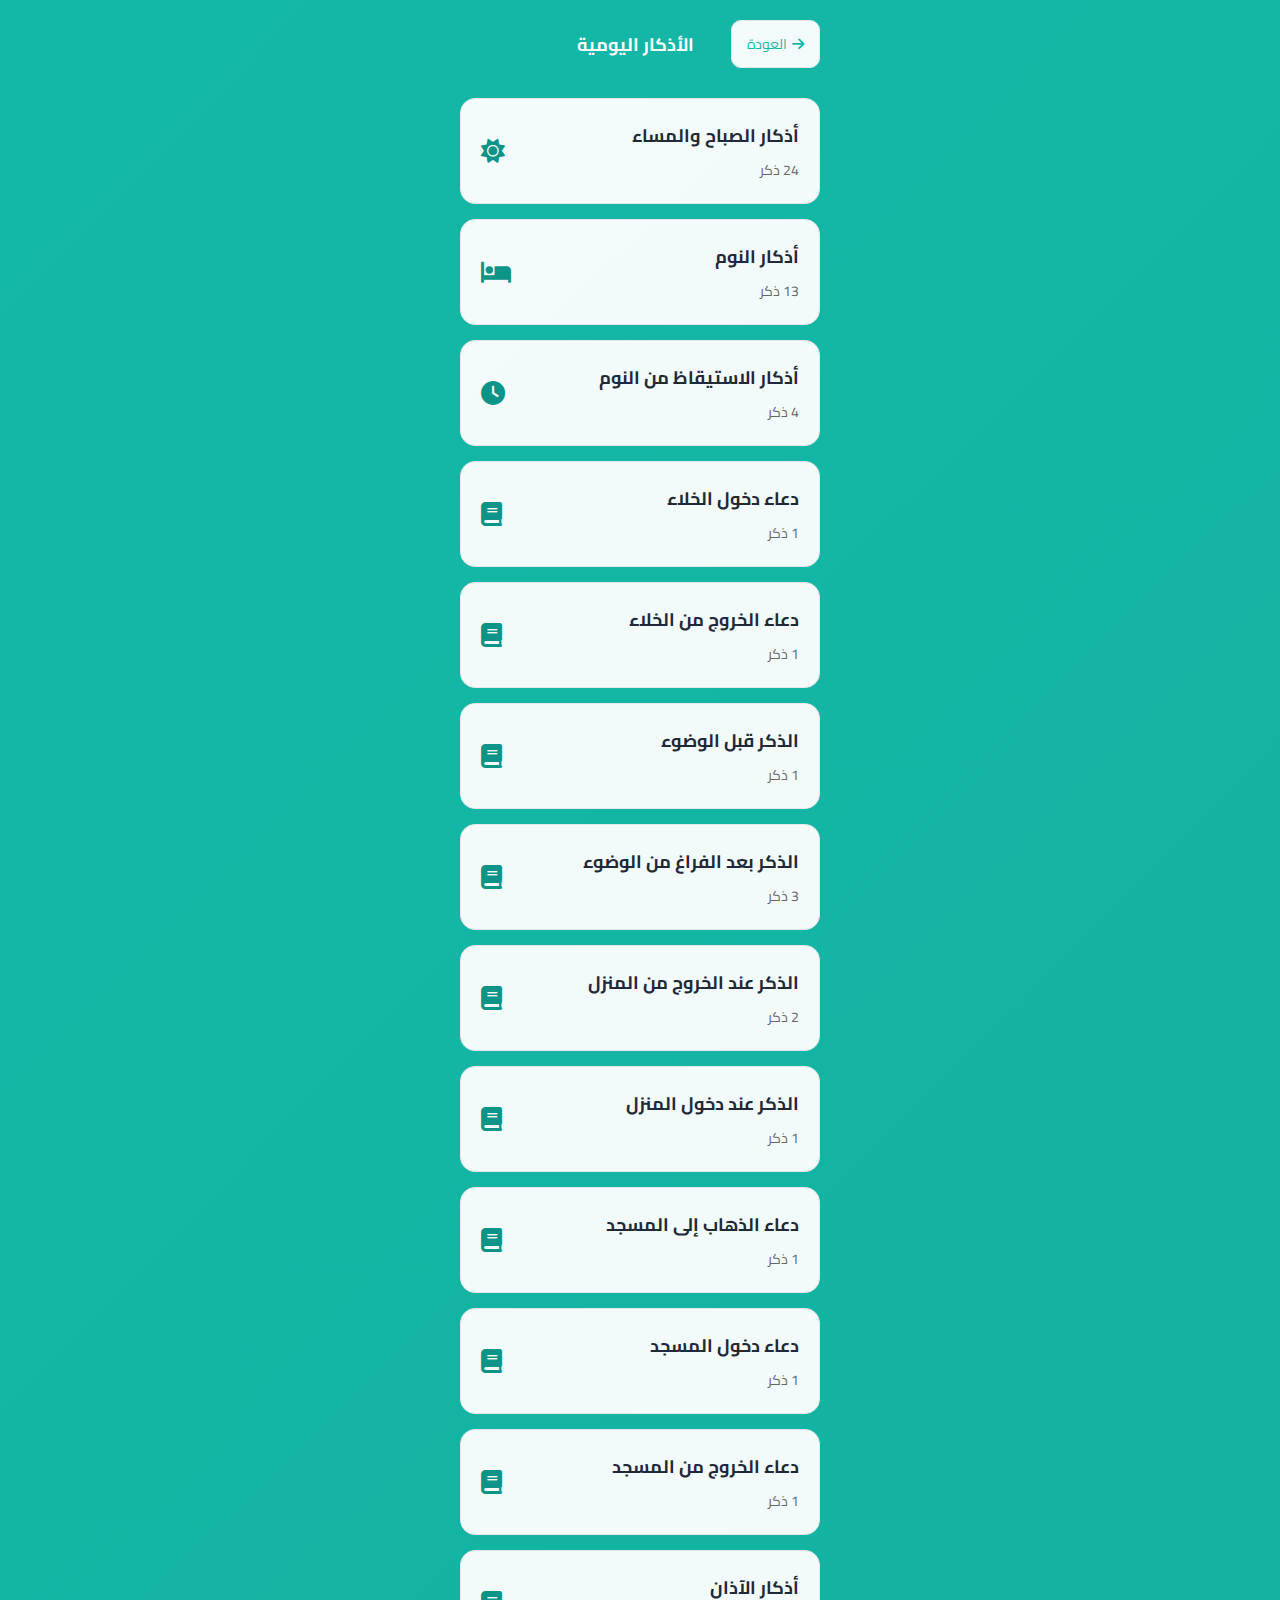
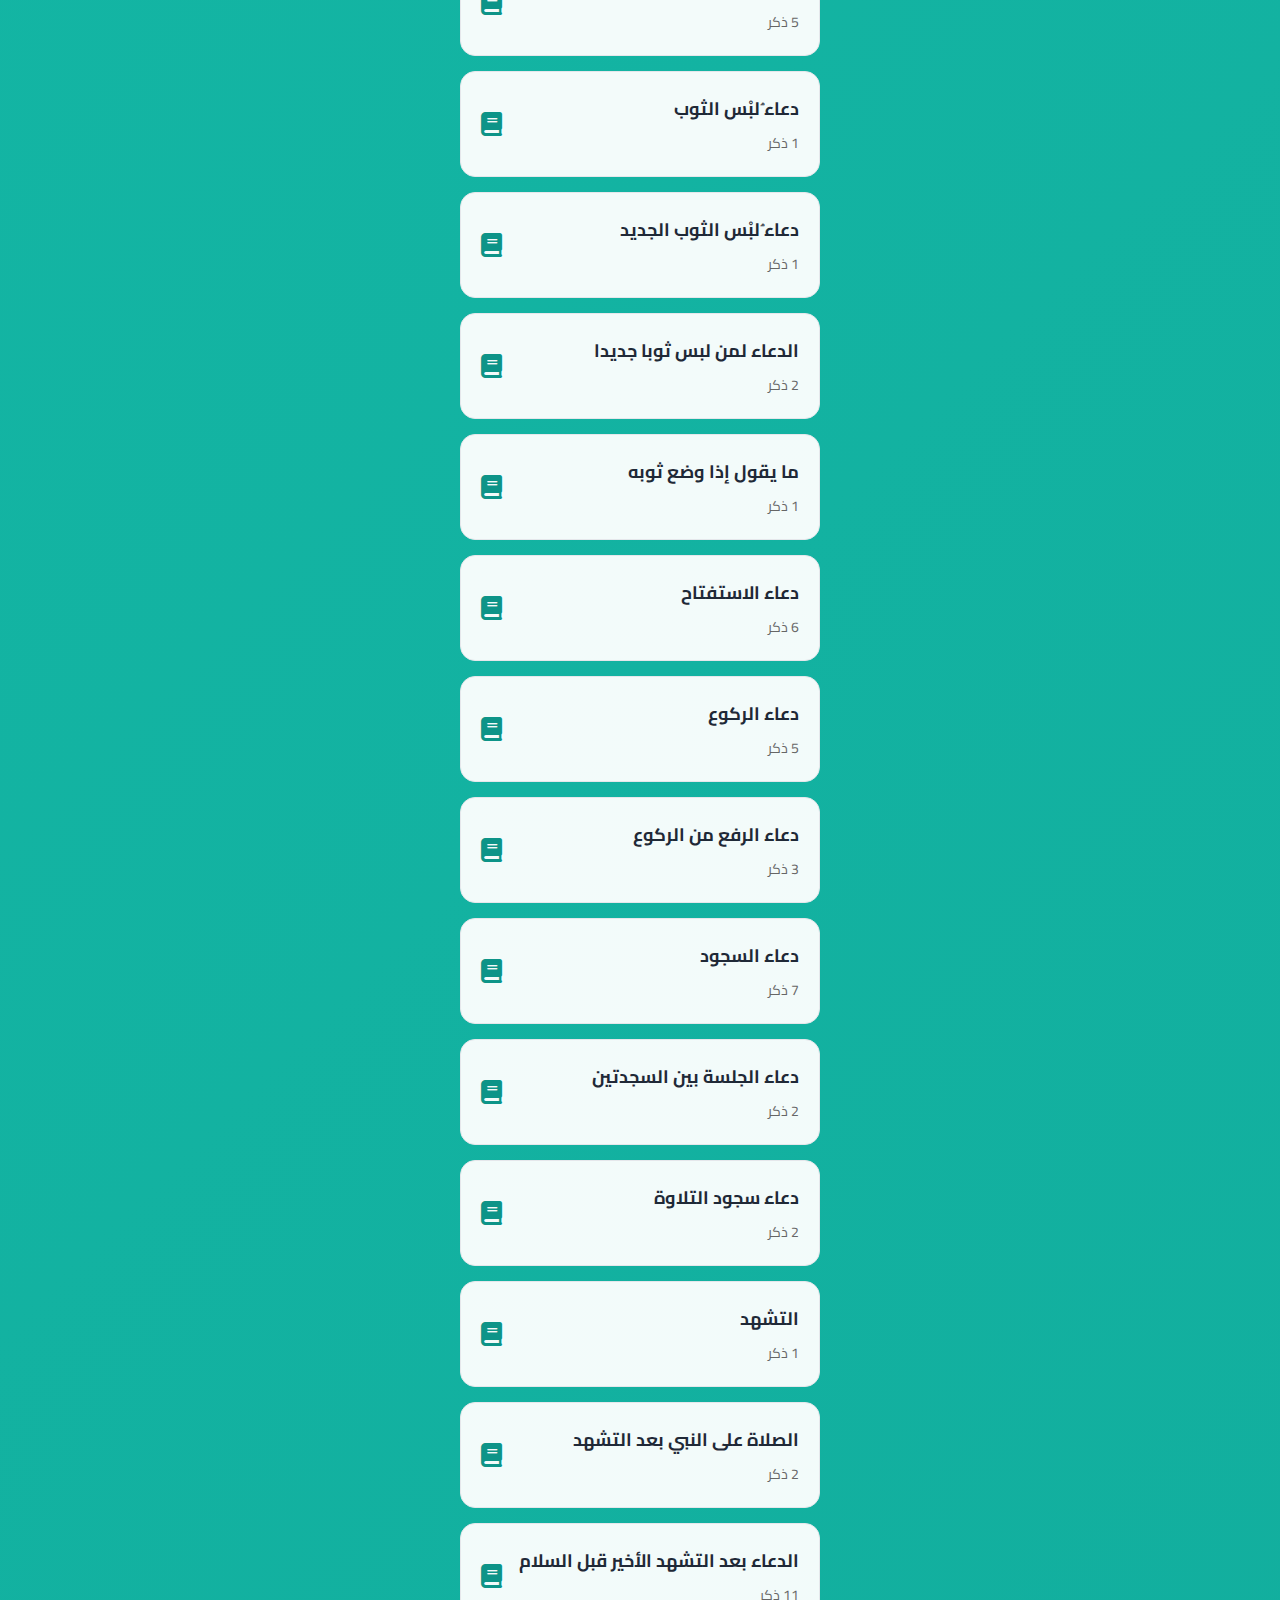
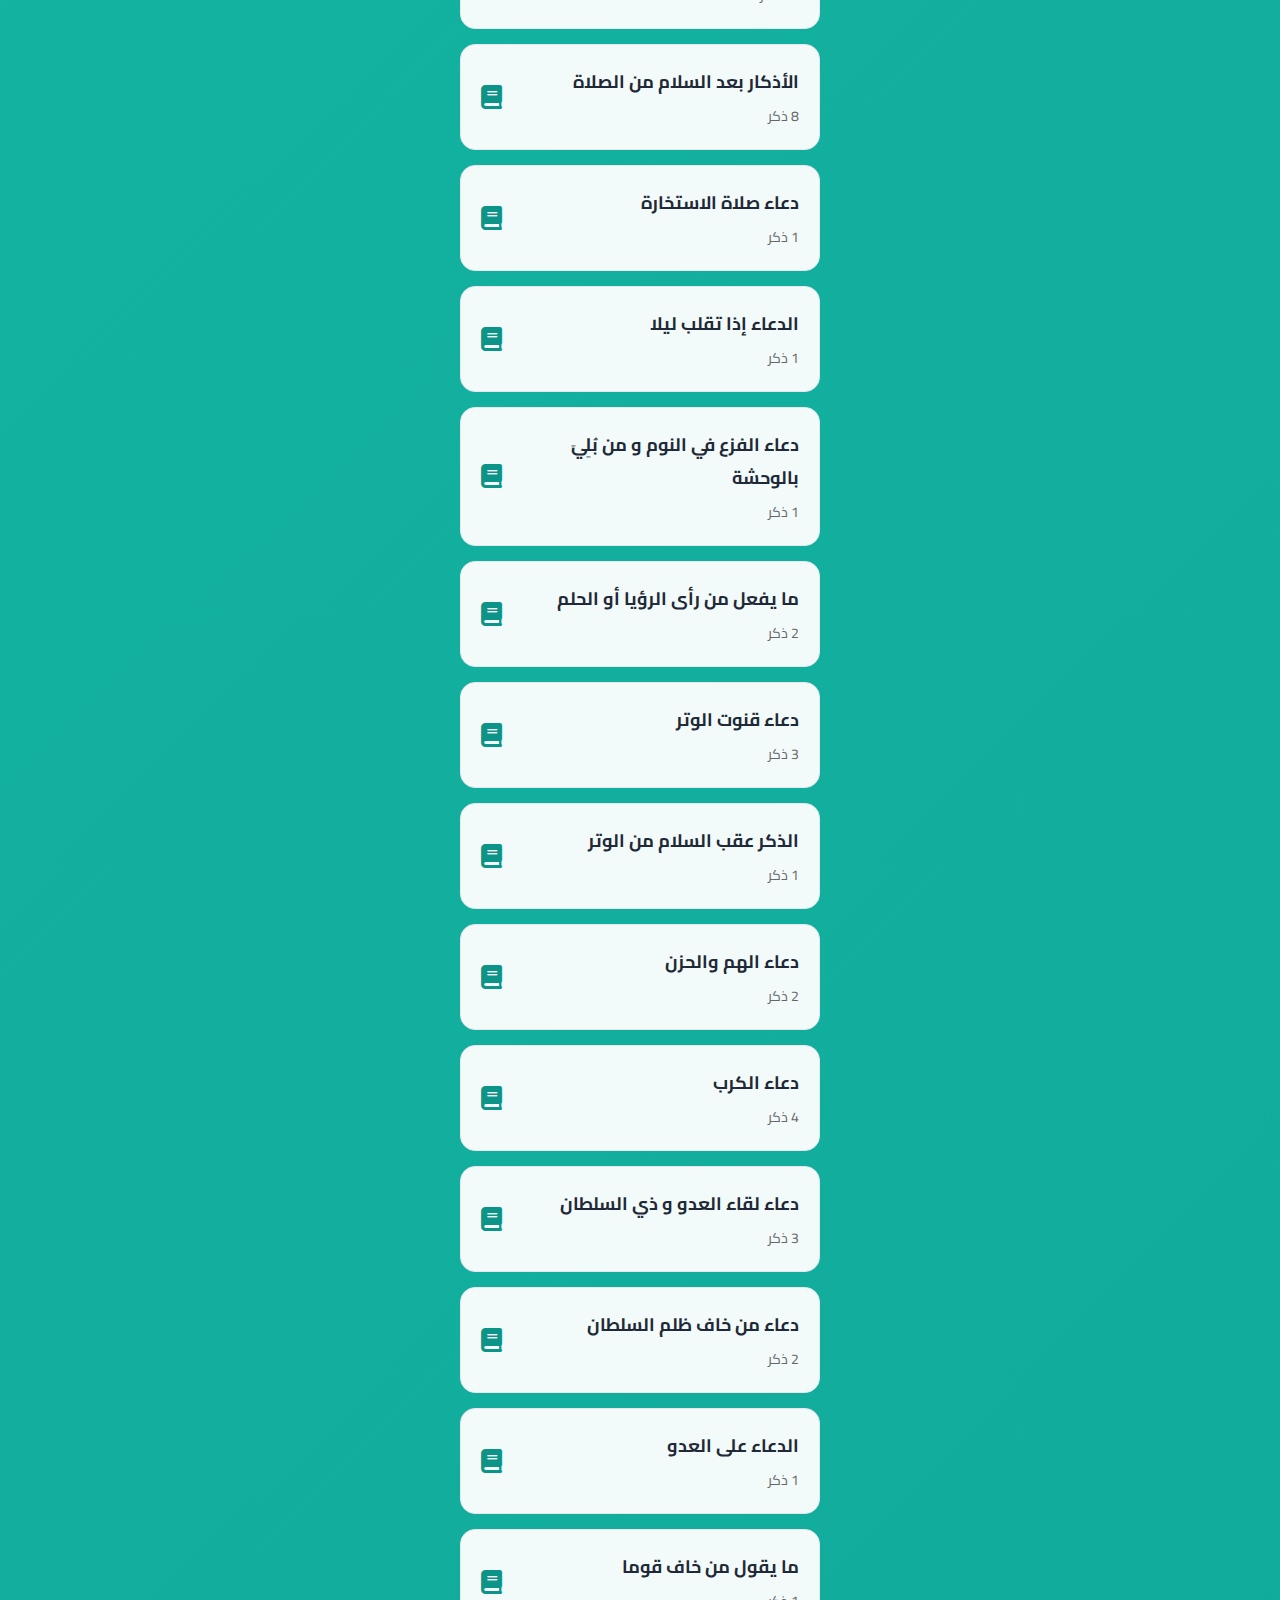
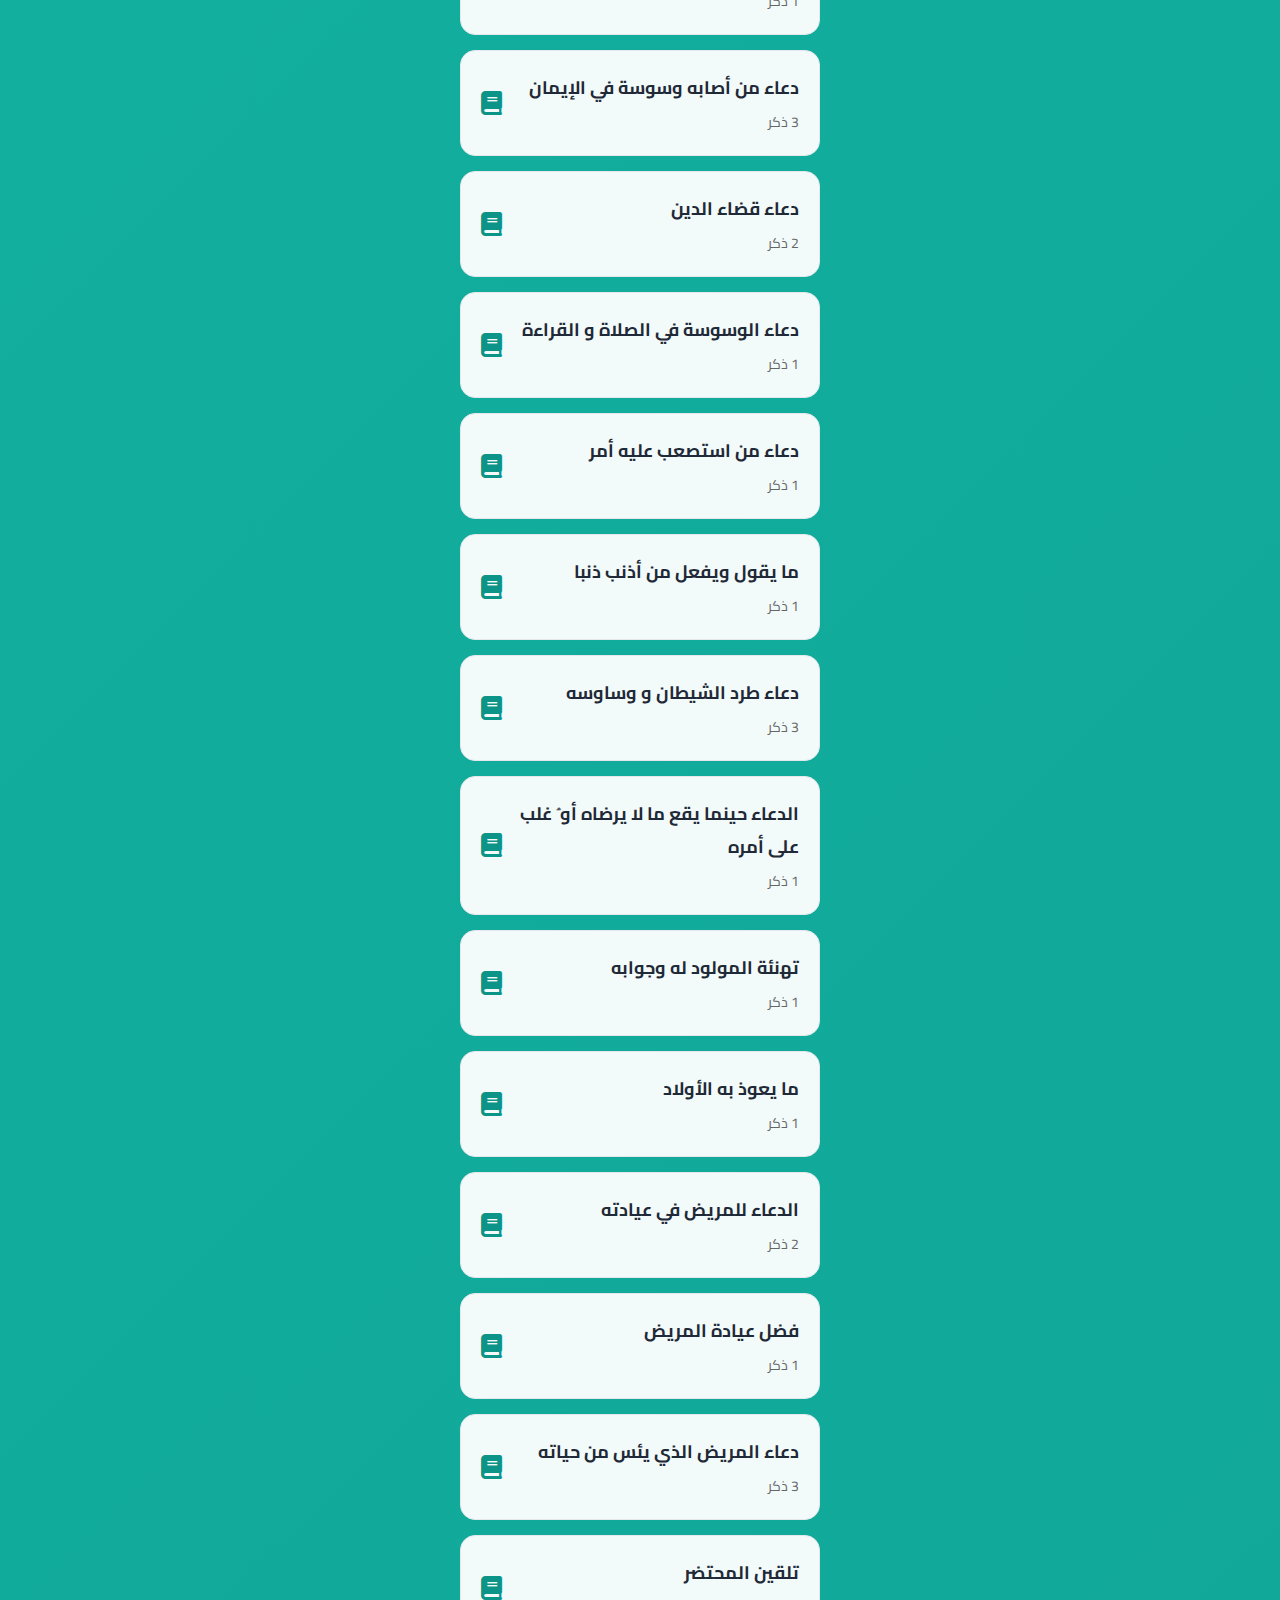
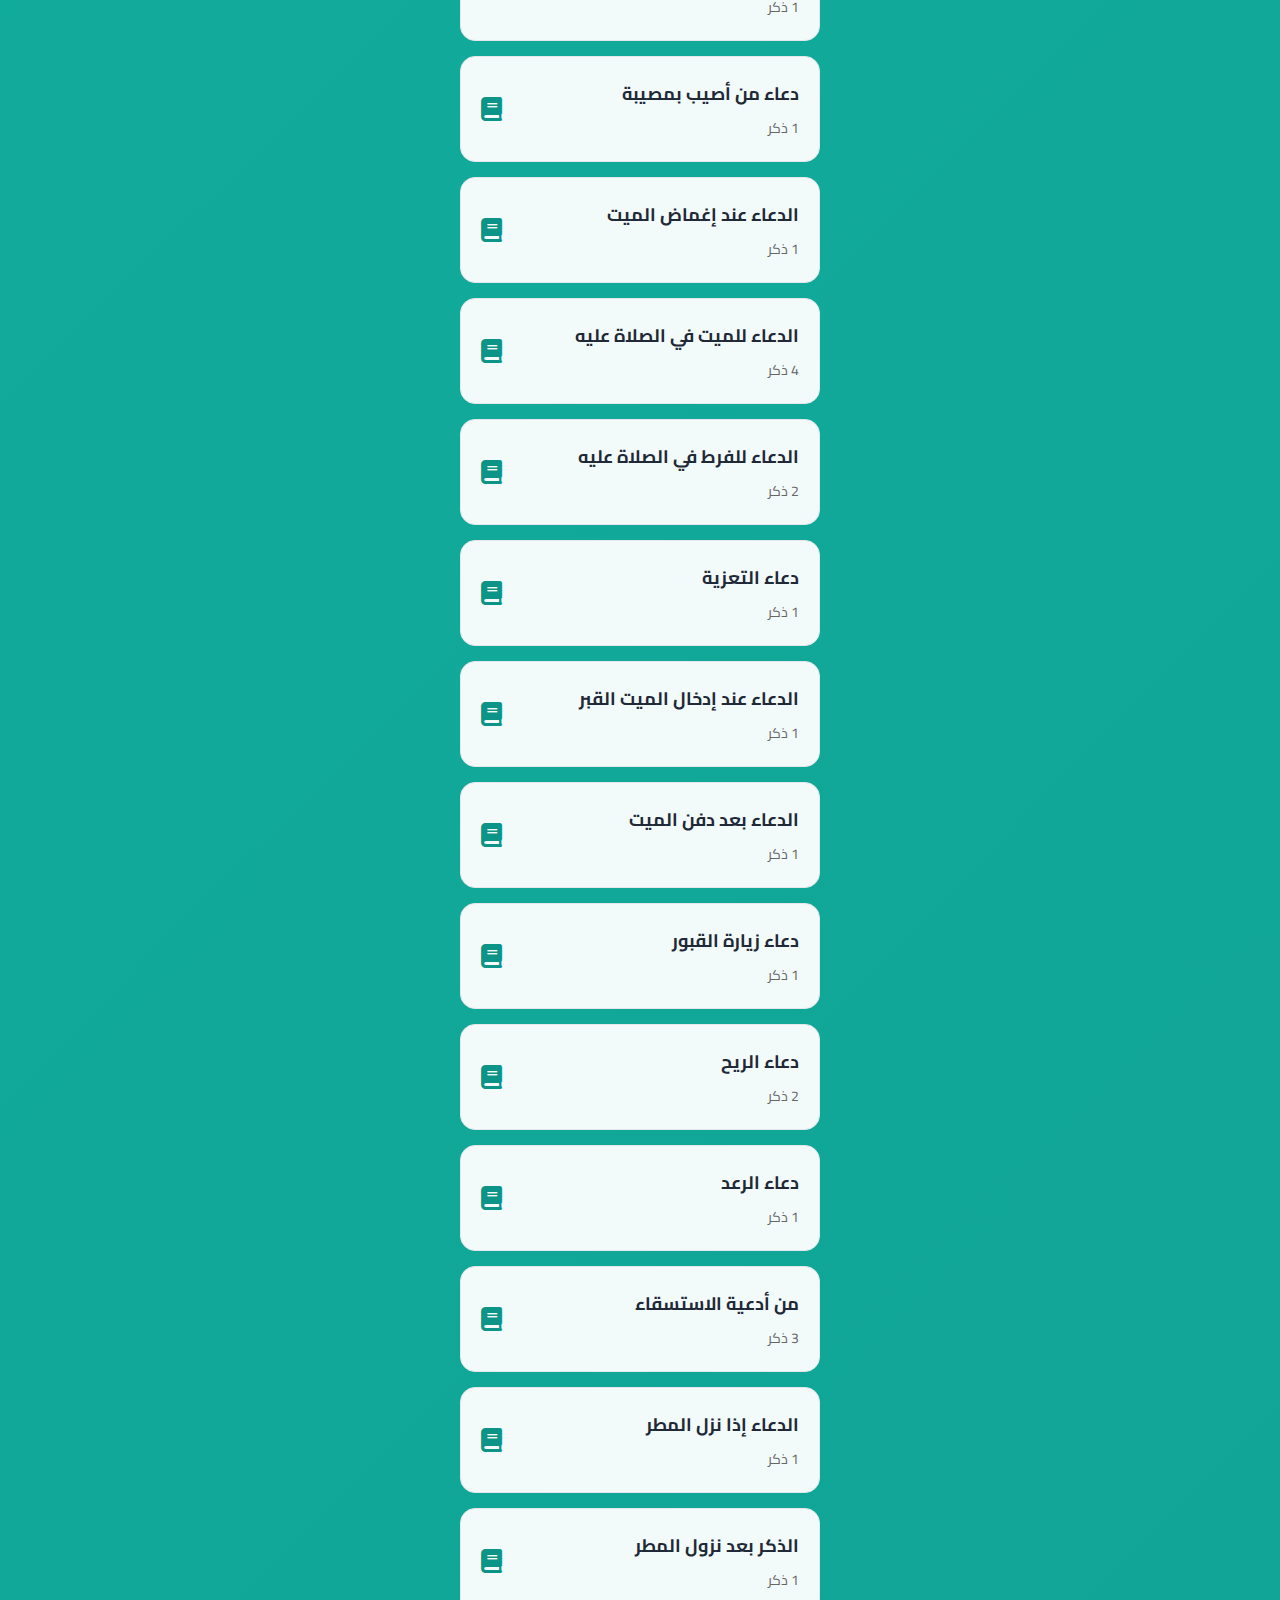
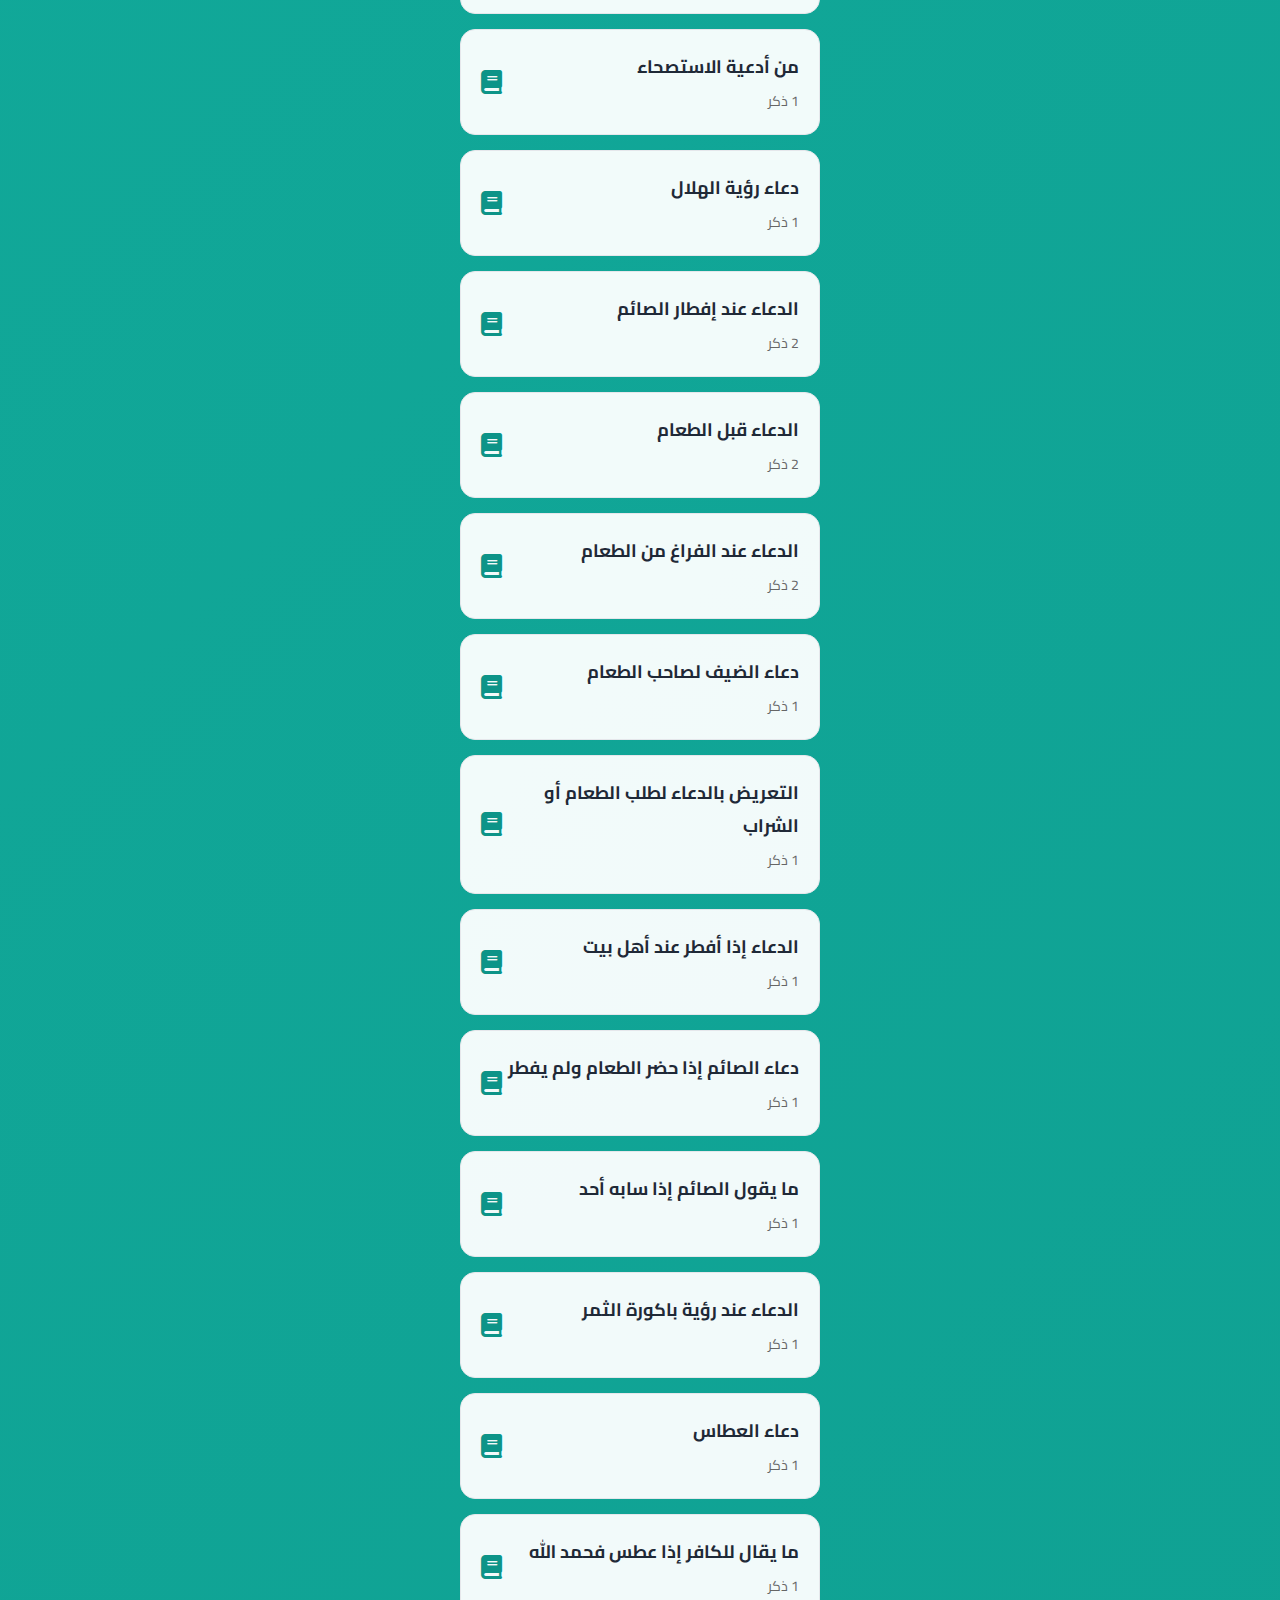
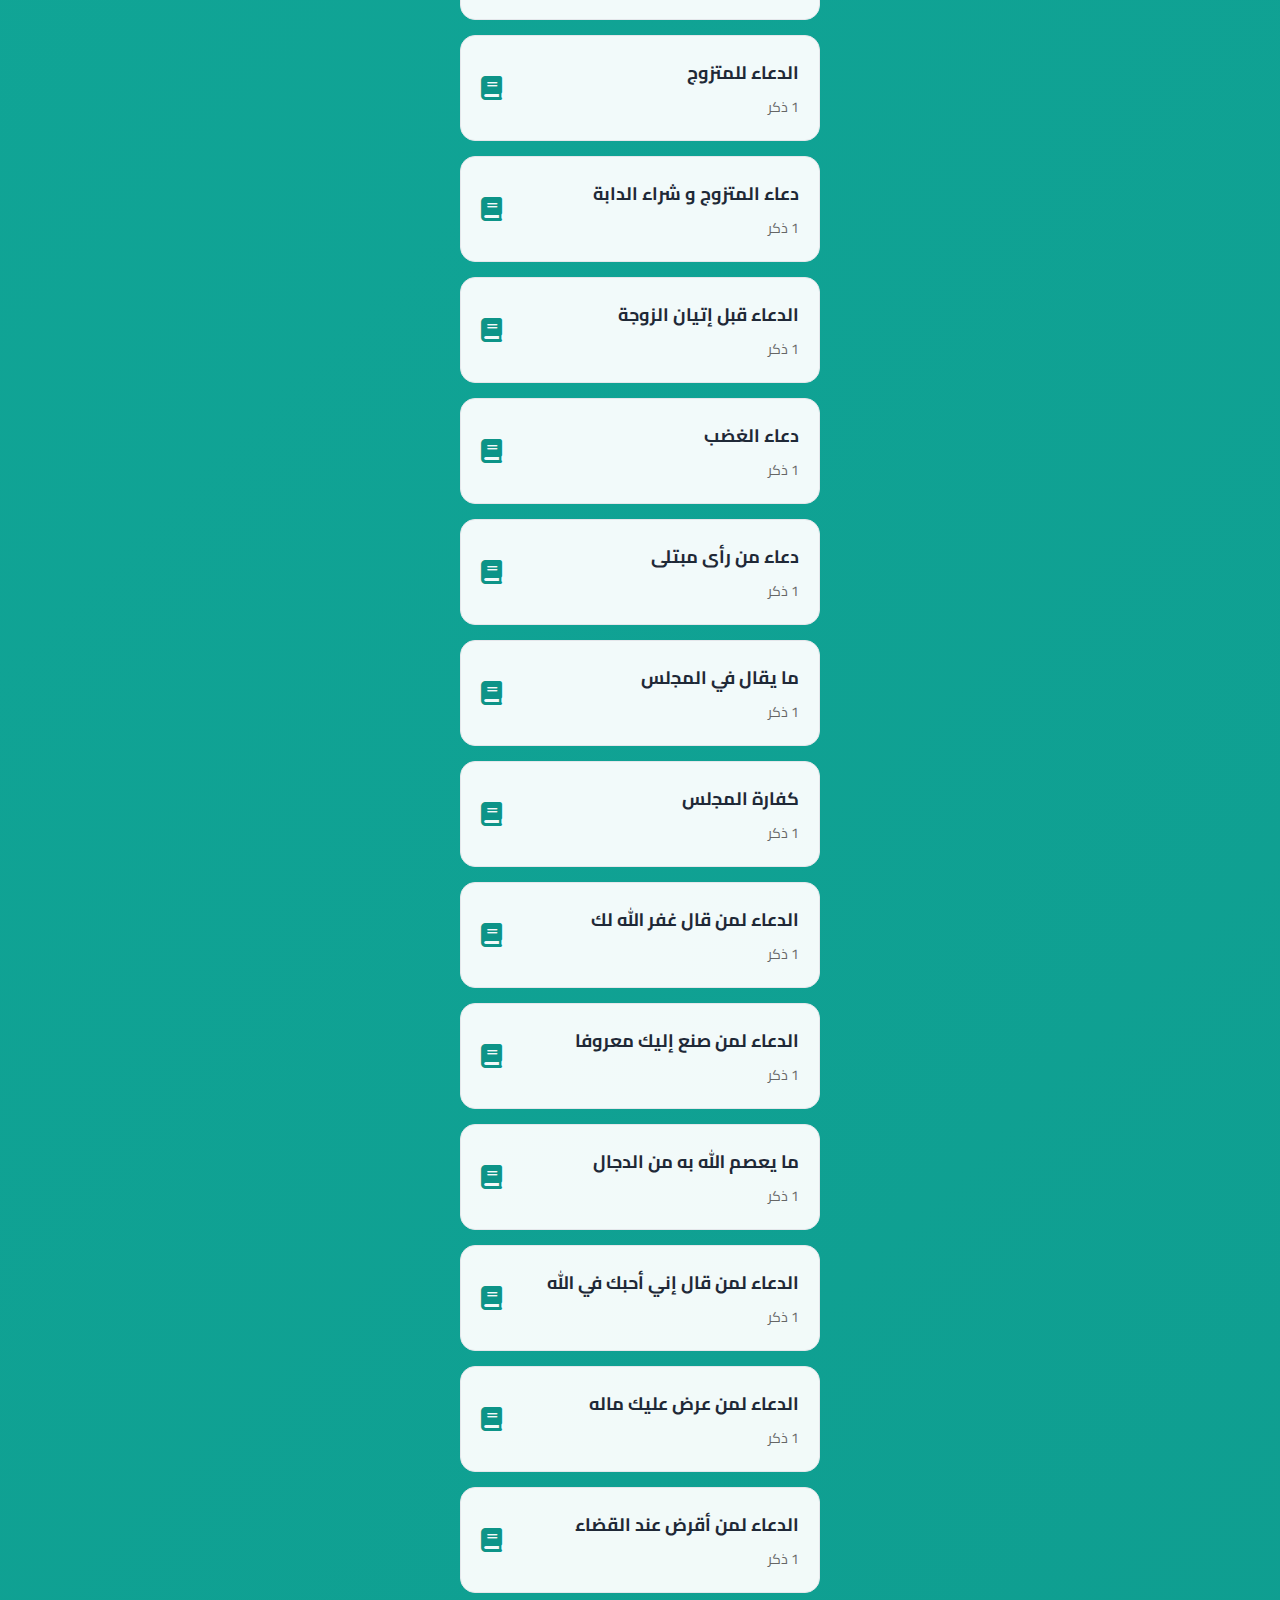
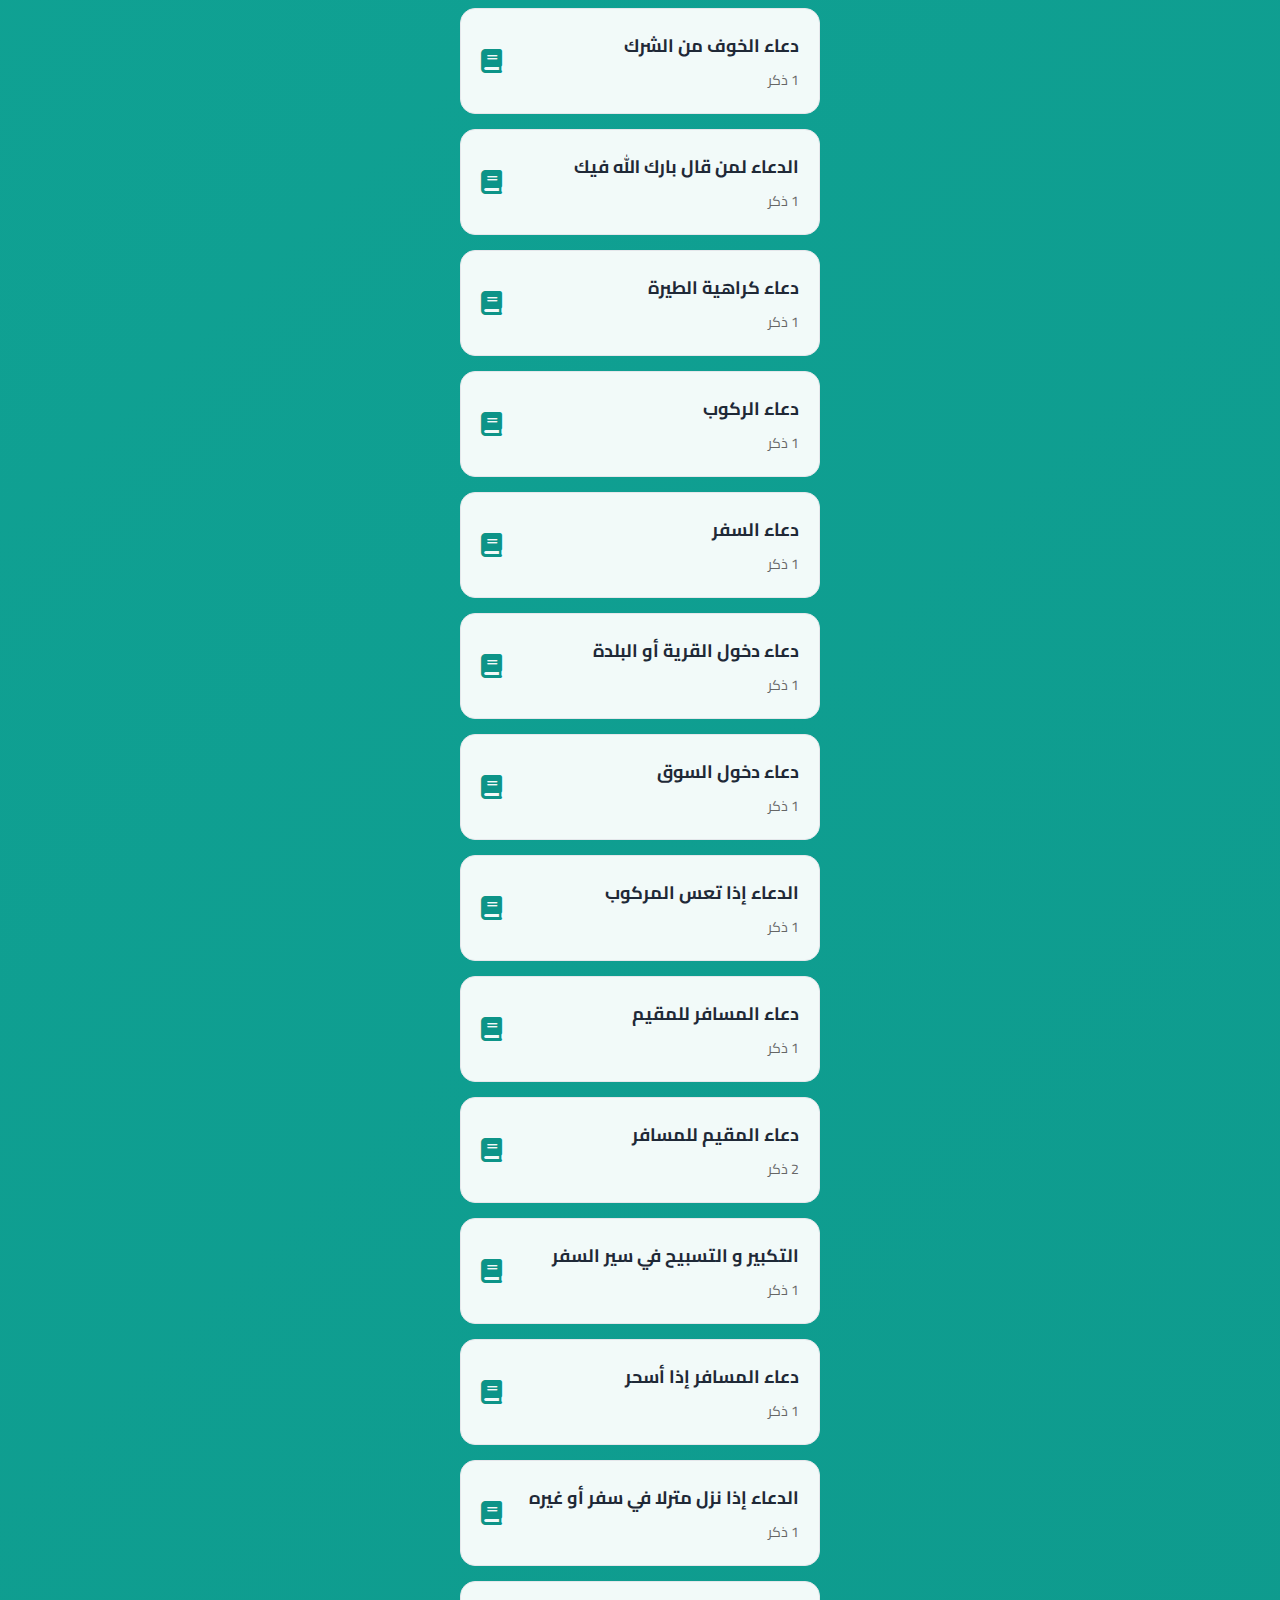
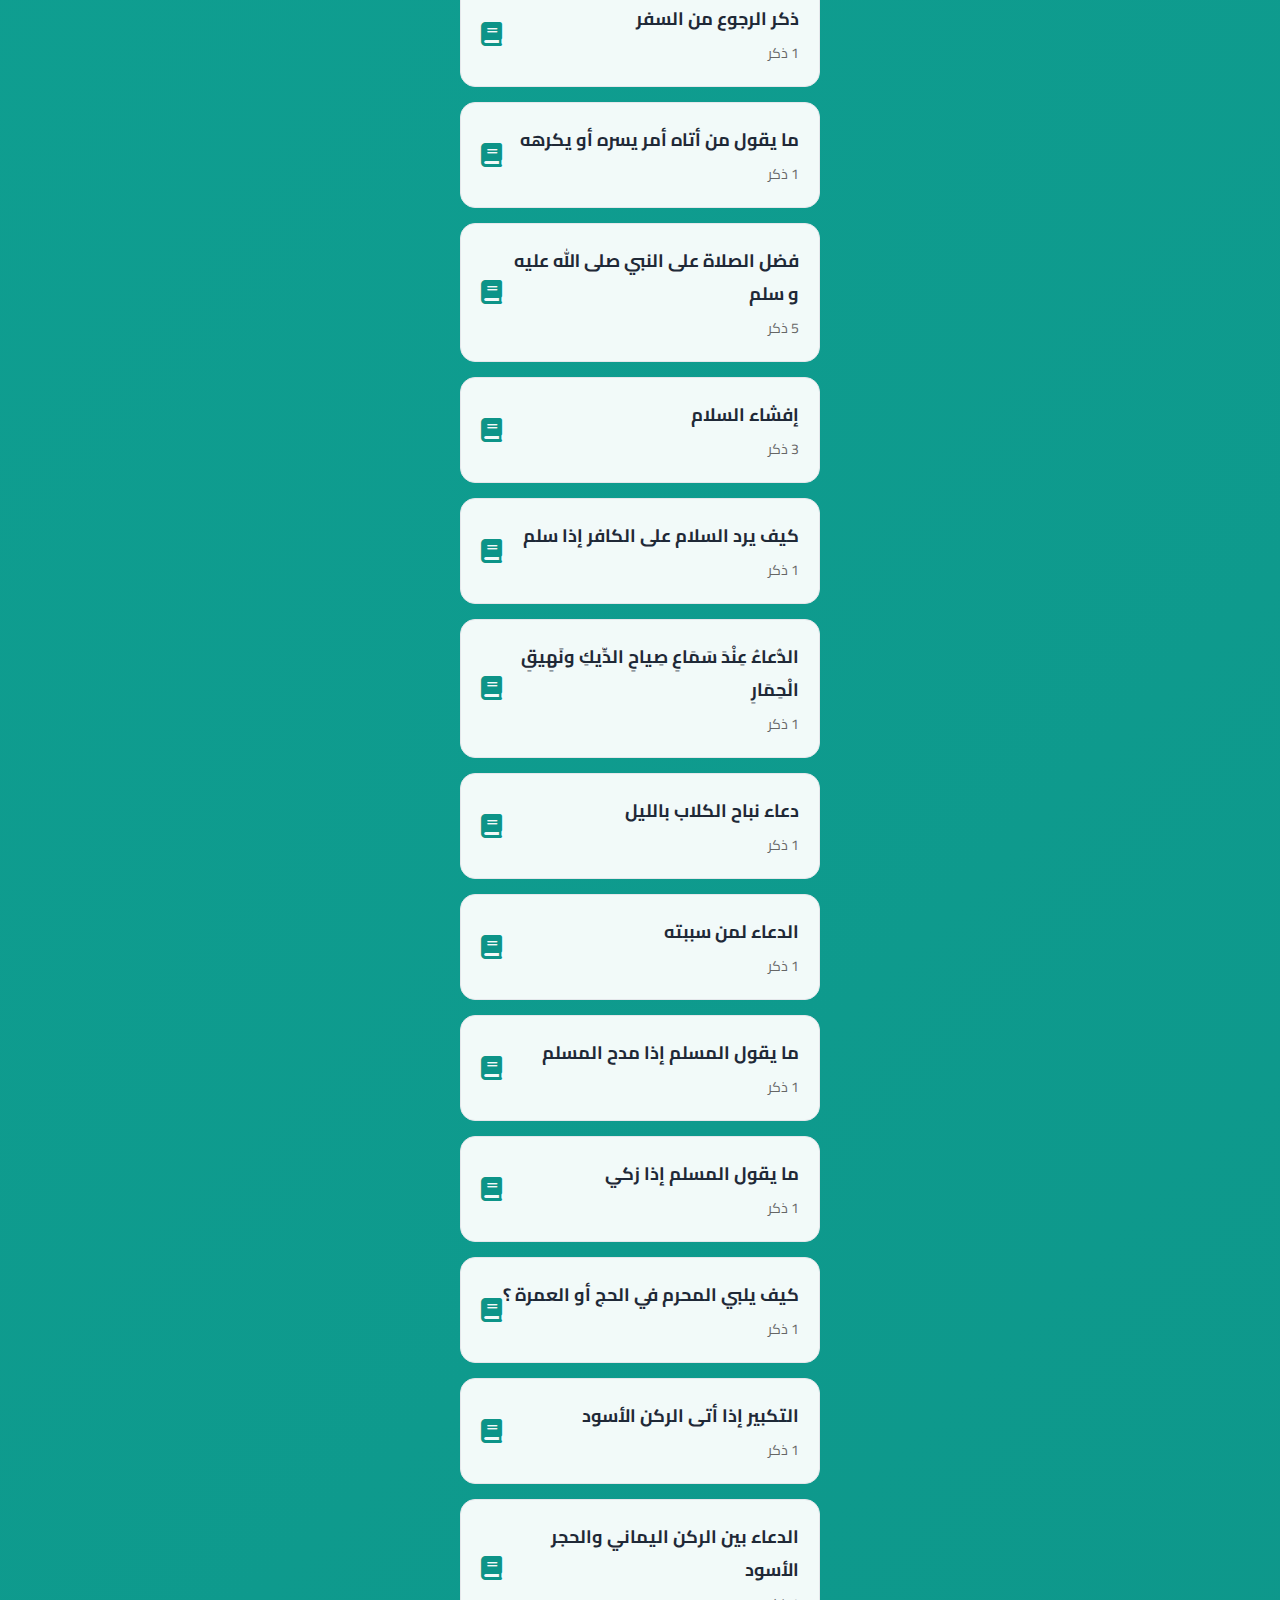
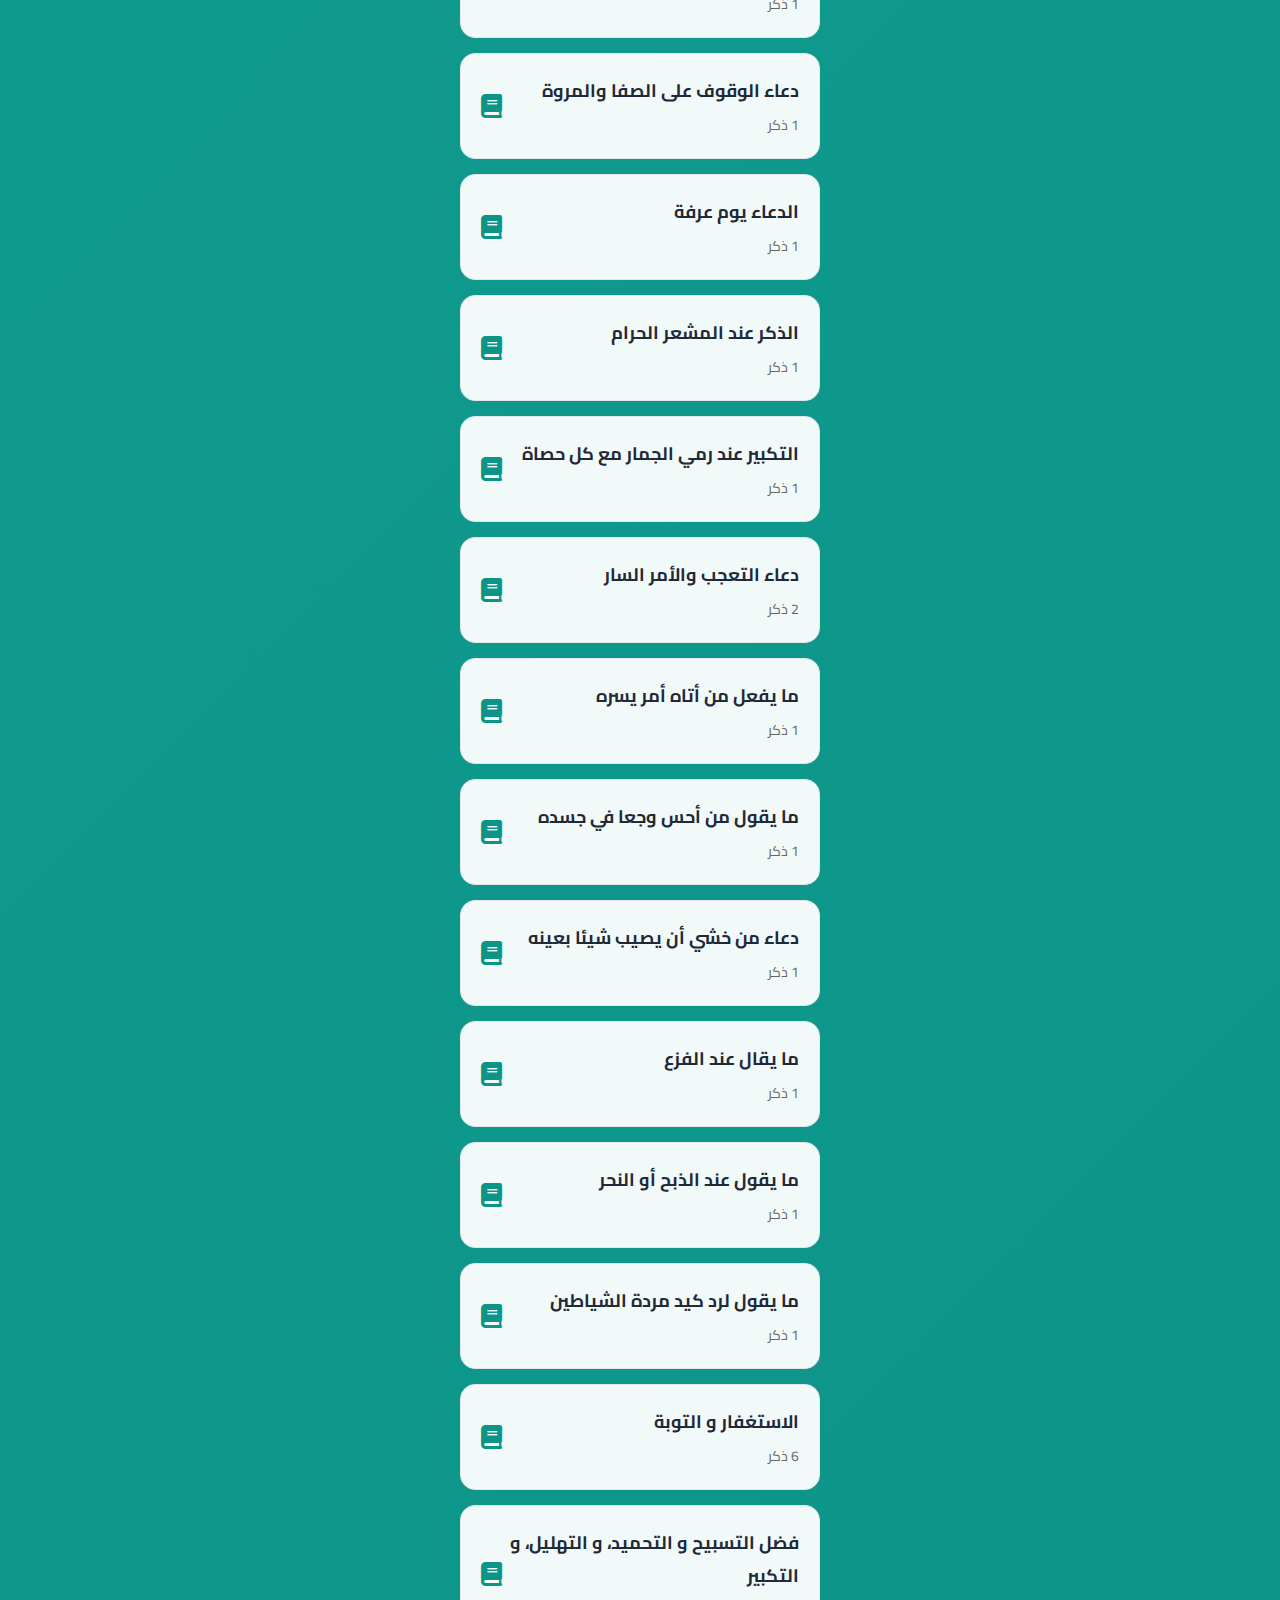
<file: pages/azkar.html>
<!DOCTYPE html>
<html lang="ar" dir="rtl">
<head>
    <meta charset="UTF-8">
    <meta name="viewport" content="width=device-width, initial-scale=1.0">
    <title>الأذكار اليومية - استقامة</title>
    <link rel="icon" href="../assets/images/istaqama_og.png" type="image/png">
    <link href="https://cdnjs.cloudflare.com/ajax/libs/font-awesome/6.0.0/css/all.min.css" rel="stylesheet">
    <link href="https://fonts.googleapis.com/css2?family=Cairo:wght@400;700&display=swap" rel="stylesheet">
    <link rel="stylesheet" href="../assets/css/style.css">
</head>
<body>
    <div class="container">
        <div class="page-header">
            <a href="../index.html" class="back-btn">
                <i class="fas fa-arrow-right"></i> العودة
            </a>
            <div class="page-title">الأذكار اليومية</div>
            <div style="width: 80px;"></div>
        </div>

        <div class="azkar-categories" id="azkarCategories">
            <!-- Azkar categories will be loaded here by JavaScript -->
        </div>
    </div>

    <script>
        let azkarData = {};

        // تحميل بيانات الأذكار من API الجديد
        async function loadAzkarData() {
            try {
                const response = await fetch('../assets/data/adhkar_new.json');
                const data = await response.json();
                
                // تحويل البيانات إلى التنسيق المطلوب
                data.forEach(category => {
                    azkarData[category.category] = category.array;
                });
                
                displayCategories();
            } catch (error) {
                console.error('خطأ في تحميل بيانات الأذكار:', error);
            }
        }

        function displayCategories() {
            const azkarCategoriesDiv = document.getElementById('azkarCategories');
            const categoryIcons = {
                'أذكار الصباح والمساء': 'fas fa-sun',
                'أذكار النوم': 'fas fa-bed',
                'أذكار الاستيقاظ من النوم': 'fas fa-clock',
                'أذكار الطعام': 'fas fa-utensils',
                'أذكار السفر': 'fas fa-plane',
                'أذكار دخول المنزل والخروج منه': 'fas fa-home',
                'أذكار الوضوء': 'fas fa-tint',
                'أذكار الصلاة': 'fas fa-pray',
                'أذكار المسجد': 'fas fa-mosque',
                'أذكار الاستغفار والتوبة': 'fas fa-praying-hands',
                'أذكار الحج والعمرة': 'fas fa-kaaba',
                'أذكار متفرقة': 'fas fa-random',
                'أدعية من القرآن والسنة': 'fas fa-book-open',
                'أذكار الخلاء': 'fas fa-restroom',
                'أذكار الجماع': 'fas fa-heart',
                'أذكار الغضب': 'fas fa-angry',
                'أذكار الخوف والقلق': 'fas fa-shield-alt',
                'أذكار المرض': 'fas fa-medkit',
                'أذكار الموت': 'fas fa-cross',
                'أذكار التعزية': 'fas fa-hands',
                'أذكار الزواج': 'fas fa-ring',
                'أذكار المولود الجديد': 'fas fa-baby',
                'أذكار الطقس': 'fas fa-cloud-rain',
                'أذكار الحيوانات': 'fas fa-paw',
                'أذكار النظر في المرآة': 'fas fa-mirror',
                'أذكار اللباس': 'fas fa-tshirt'
            };

            azkarCategoriesDiv.innerHTML = '';

            for (const category in azkarData) {
                if (azkarData.hasOwnProperty(category)) {
                    const categoryCard = document.createElement('a');
                    categoryCard.href = `azkar-category.html?category=${encodeURIComponent(category)}`;
                    categoryCard.classList.add('category-card');

                    const categoryHeader = document.createElement('div');
                    categoryHeader.classList.add('category-header');

                    const categoryInfo = document.createElement('div');
                    categoryInfo.classList.add('category-info');
                    const h3 = document.createElement('h3');
                    h3.textContent = category;
                    const p = document.createElement('p');
                    p.textContent = `${azkarData[category].length} ذكر`;
                    categoryInfo.appendChild(h3);
                    categoryInfo.appendChild(p);

                    const categoryIconDiv = document.createElement('div');
                    categoryIconDiv.classList.add('category-icon');
                    const iconClass = categoryIcons[category] || 'fas fa-book';
                    const i = document.createElement('i');
                    i.className = iconClass;
                    categoryIconDiv.appendChild(i);

                    categoryHeader.appendChild(categoryInfo);
                    categoryHeader.appendChild(categoryIconDiv);
                    categoryCard.appendChild(categoryHeader);
                    azkarCategoriesDiv.appendChild(categoryCard);
                }
            }
        }

        document.addEventListener('DOMContentLoaded', () => {
            loadAzkarData();
        });
    </script>
</body>
</html>
</file>
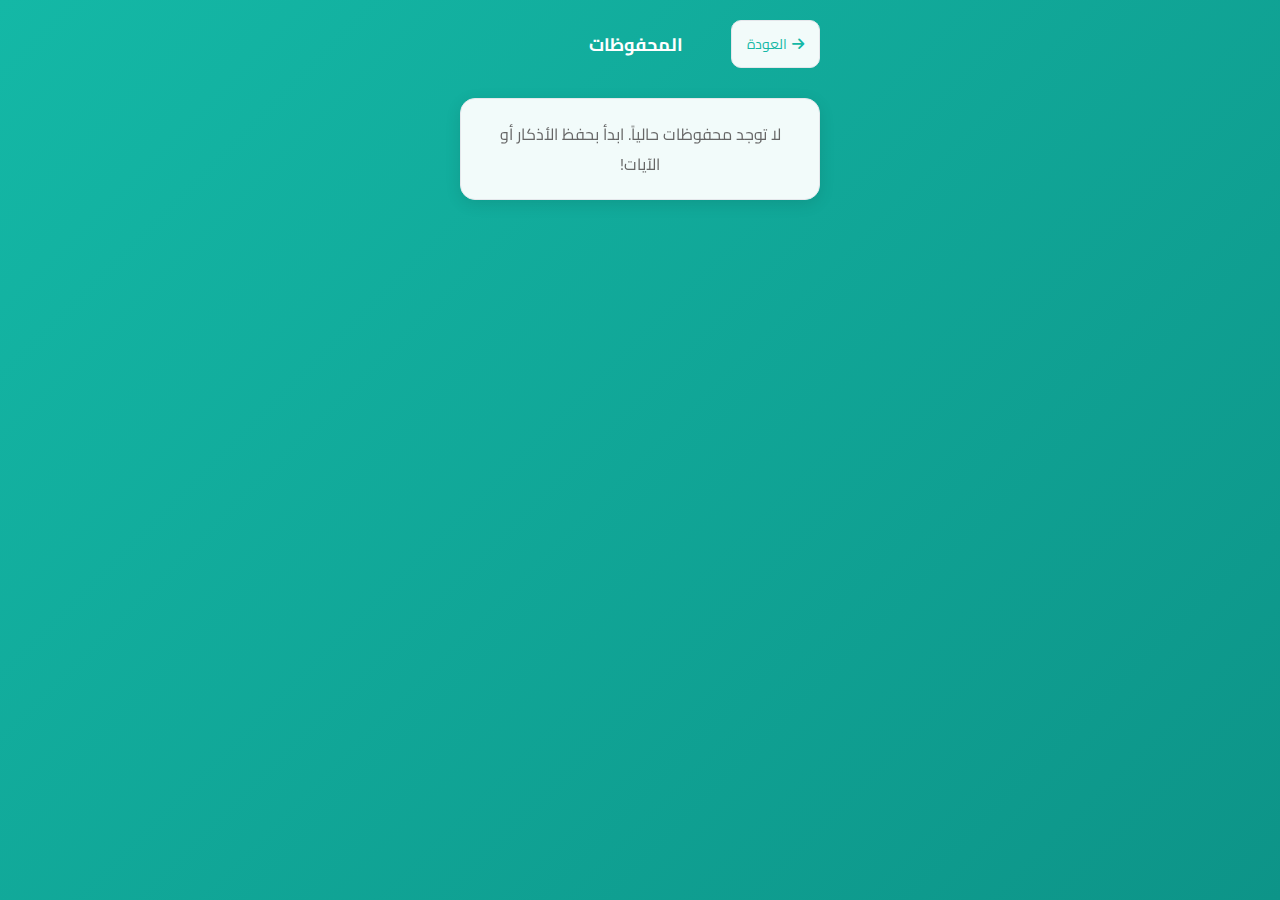
<file: pages/bookmarks.html>
<!DOCTYPE html>
<html lang="ar" dir="rtl">
<head>
    <meta charset="UTF-8">
    <meta name="viewport" content="width=device-width, initial-scale=1.0">
    <title>المحفوظات - استقامة</title>
    <link rel="icon" href="../assets/images/istaqama_og.png" type="image/png">
    <link href="https://cdnjs.cloudflare.com/ajax/libs/font-awesome/6.0.0/css/all.min.css" rel="stylesheet">
    <link href="https://fonts.googleapis.com/css2?family=Cairo:wght@400;700&display=swap" rel="stylesheet">
    <link rel="stylesheet" href="../assets/css/style.css">
</head>
<body>
    <div class="container">
        <div class="page-header">
            <a href="../index.html" class="back-btn">
                <i class="fas fa-arrow-right"></i> العودة
            </a>
            <div class="page-title">المحفوظات</div>
            <div style="width: 80px;"></div>
        </div>

        <div id="bookmarksContent">
            <!-- سيتم ملؤها ديناميكياً -->
        </div>
    </div>

    <script>
        document.addEventListener("DOMContentLoaded", loadBookmarks);

        function loadBookmarks() {
            const bookmarksContent = document.getElementById("bookmarksContent");
            bookmarksContent.innerHTML = "";

            let bookmarks = JSON.parse(localStorage.getItem("azkarBookmarks")) || [];

            if (bookmarks.length === 0) {
                bookmarksContent.innerHTML = `
                    <div class="card">
                        <p style="text-align: center; color: #666;">
                            لا توجد محفوظات حالياً. ابدأ بحفظ الأذكار أو الآيات!
                        </p>
                    </div>
                `;
                return;
            }

            bookmarks.forEach((bookmark, index) => {
                const bookmarkCard = document.createElement("div");
                bookmarkCard.className = "card";
                bookmarkCard.innerHTML = `
                    <p class="verse-text" style="font-size: 18px;">${bookmark.text}</p>
                    <div style="text-align: center; margin-top: 10px; color: #888; font-size: 14px;">
                        ${bookmark.category ? `الفئة: ${bookmark.category} - ` : ``}
                        تم الحفظ في: ${new Date(bookmark.timestamp).toLocaleDateString("ar-EG", { year: "numeric", month: "long", day: "numeric" })}
                    </div>
                    <div style="display: flex; justify-content: center; gap: 10px; margin-top: 15px;">
                        <button class="btn" onclick="copyToClipboard(\`${bookmark.text}\`)" style="background: #0d9488;">نسخ <i class="fas fa-copy"></i></button>
                        <button class="btn" onclick="shareContent(\`${bookmark.text}\`)" style="background: #14b8a6;">مشاركة <i class="fas fa-share-alt"></i></button>
                        <button class="btn" onclick="deleteBookmark(${index})" style="background: #ef4444;">حذف <i class="fas fa-trash"></i></button>
                    </div>
                `;
                bookmarksContent.appendChild(bookmarkCard);
            });
        }

        function copyToClipboard(text) {
            navigator.clipboard.writeText(text).then(() => {
                alert("تم النسخ إلى الحافظة!");
            }).catch(err => {
                console.error("فشل النسخ: ", err);
            });
        }

        function shareContent(text) {
            if (navigator.share) {
                navigator.share({
                    title: document.title,
                    text: text,
                }).catch(error => console.error("فشل المشاركة: ", error));
            } else {
                alert("المشاركة غير مدعومة في متصفحك. يمكنك استخدام زر النسخ بدلاً من ذلك.");
            }
        }

        function deleteBookmark(index) {
            let bookmarks = JSON.parse(localStorage.getItem("azkarBookmarks")) || [];
            if (confirm("هل أنت متأكد أنك تريد حذف هذا المحفوظ؟")) {
                bookmarks.splice(index, 1);
                localStorage.setItem("azkarBookmarks", JSON.stringify(bookmarks));
                loadBookmarks(); // إعادة تحميل المحفوظات بعد الحذف
                alert("تم حذف المحفوظ بنجاح.");
            }
        }
    </script>
</body>
</html>
</file>
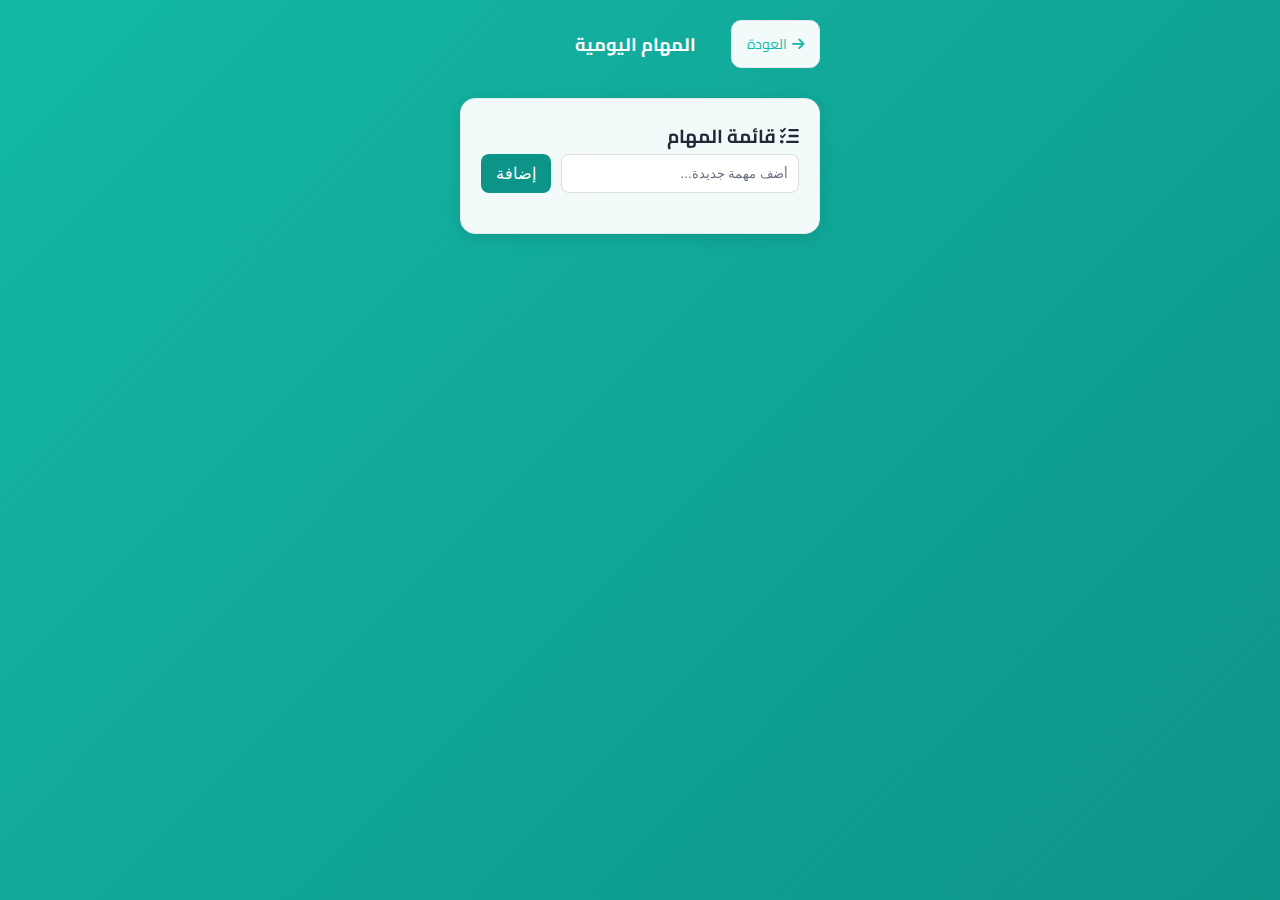
<file: pages/daily-tasks.html>
<!DOCTYPE html>
<html lang="ar" dir="rtl">
<head>
    <!-- Google tag (gtag.js) --> 
<script async src="https://www.googletagmanager.com/gtag/js?id=G-WTYR81ZTWW"></script> 
<script>   
  window.dataLayer = window.dataLayer || [];   
  function gtag(){dataLayer.push(arguments);}   
  gtag('js', new Date());    
  gtag('config', 'G-WTYR81ZTWW'); 
</script>
    <meta charset="UTF-8">
    <meta name="viewport" content="width=device-width, initial-scale=1.0">
    <title>المهام اليومية - استقامة</title>
    <link rel="icon" href="../assets/images/istaqama_og.png" type="image/png">
    <link href="https://cdnjs.cloudflare.com/ajax/libs/font-awesome/6.0.0/css/all.min.css" rel="stylesheet">
    <link href="https://fonts.googleapis.com/css2?family=Cairo:wght@400;700&display=swap" rel="stylesheet">
    <link rel="stylesheet" href="../assets/css/style.css">
</head>
<body>
    <div class="container">
        <div class="page-header">
            <a href="../index.html" class="back-btn">
                <i class="fas fa-arrow-right"></i> العودة
            </a>
            <div class="page-title">المهام اليومية</div>
            <div style="width: 80px;"></div>
        </div>

        <div class="card">
            <h3><i class="fas fa-list-check"></i> قائمة المهام</h3>
            <div class="task-input">
                <input type="text" id="newTaskInput" placeholder="أضف مهمة جديدة...">
                <button class="btn" onclick="addTask()">إضافة</button>
            </div>
            <ul id="taskList" class="task-list">
                <!-- سيتم ملؤها ديناميكياً -->
            </ul>
        </div>
    </div>

    <script>
        document.addEventListener("DOMContentLoaded", loadTasks);

        function addTask() {
            const newTaskInput = document.getElementById("newTaskInput");
            const taskText = newTaskInput.value.trim();

            if (taskText !== "") {
                const task = { text: taskText, completed: false };
                saveTask(task);
                renderTask(task);
                newTaskInput.value = "";
            }
        }

        function saveTask(task) {
            let tasks = JSON.parse(localStorage.getItem("dailyTasks")) || [];
            tasks.push(task);
            localStorage.setItem("dailyTasks", JSON.stringify(tasks));
        }

        function loadTasks() {
            const tasks = JSON.parse(localStorage.getItem("dailyTasks")) || [];
            tasks.forEach(task => renderTask(task));
        }

        function renderTask(task) {
            const taskList = document.getElementById("taskList");
            const listItem = document.createElement("li");
            listItem.className = "task-item";
            if (task.completed) {
                listItem.classList.add("completed");
            }

            listItem.innerHTML = `
                <input type="checkbox" ${task.completed ? "checked" : ""} onchange="toggleTaskCompletion(this, \'${task.text}\')">
                <span>${task.text}</span>
                <button class="delete-btn" onclick="deleteTask(this, \'${task.text}\')"><i class="fas fa-trash"></i></button>
            `;
            taskList.appendChild(listItem);
        }

        function toggleTaskCompletion(checkbox, taskText) {
            let tasks = JSON.parse(localStorage.getItem("dailyTasks")) || [];
            tasks = tasks.map(task => 
                task.text === taskText ? { ...task, completed: checkbox.checked } : task
            );
            localStorage.setItem("dailyTasks", JSON.stringify(tasks));
            checkbox.parentElement.classList.toggle("completed", checkbox.checked);
        }

        function deleteTask(button, taskText) {
            let tasks = JSON.parse(localStorage.getItem("dailyTasks")) || [];
            tasks = tasks.filter(task => task.text !== taskText);
            localStorage.setItem("dailyTasks", JSON.stringify(tasks));
            button.parentElement.remove();
        }
    </script>
    <style>
        .task-input {
            display: flex;
            gap: 10px;
            margin-bottom: 20px;
        }
        .task-input input {
            flex-grow: 1;
            padding: 10px;
            border: 1px solid #ddd;
            border-radius: 8px;
        }
        .task-input .btn {
            padding: 10px 15px;
            border-radius: 8px;
            background-color: #0d9488;
            color: white;
            border: none;
            cursor: pointer;
        }
        .task-list {
            list-style: none;
            padding: 0;
        }
        .task-item {
            display: flex;
            align-items: center;
            padding: 10px 0;
            border-bottom: 1px solid #eee;
        }
        .task-item:last-child {
            border-bottom: none;
        }
        .task-item input[type="checkbox"] {
            margin-right: 10px;
            width: 20px;
            height: 20px;
            accent-color: #0d9488;
        }
        .task-item span {
            flex-grow: 1;
            font-size: 16px;
        }
        .task-item.completed span {
            text-decoration: line-through;
            color: #888;
        }
        .task-item .delete-btn {
            background: none;
            border: none;
            color: #ef4444;
            cursor: pointer;
            font-size: 18px;
        }
    </style>
</body>
</html>
</file>
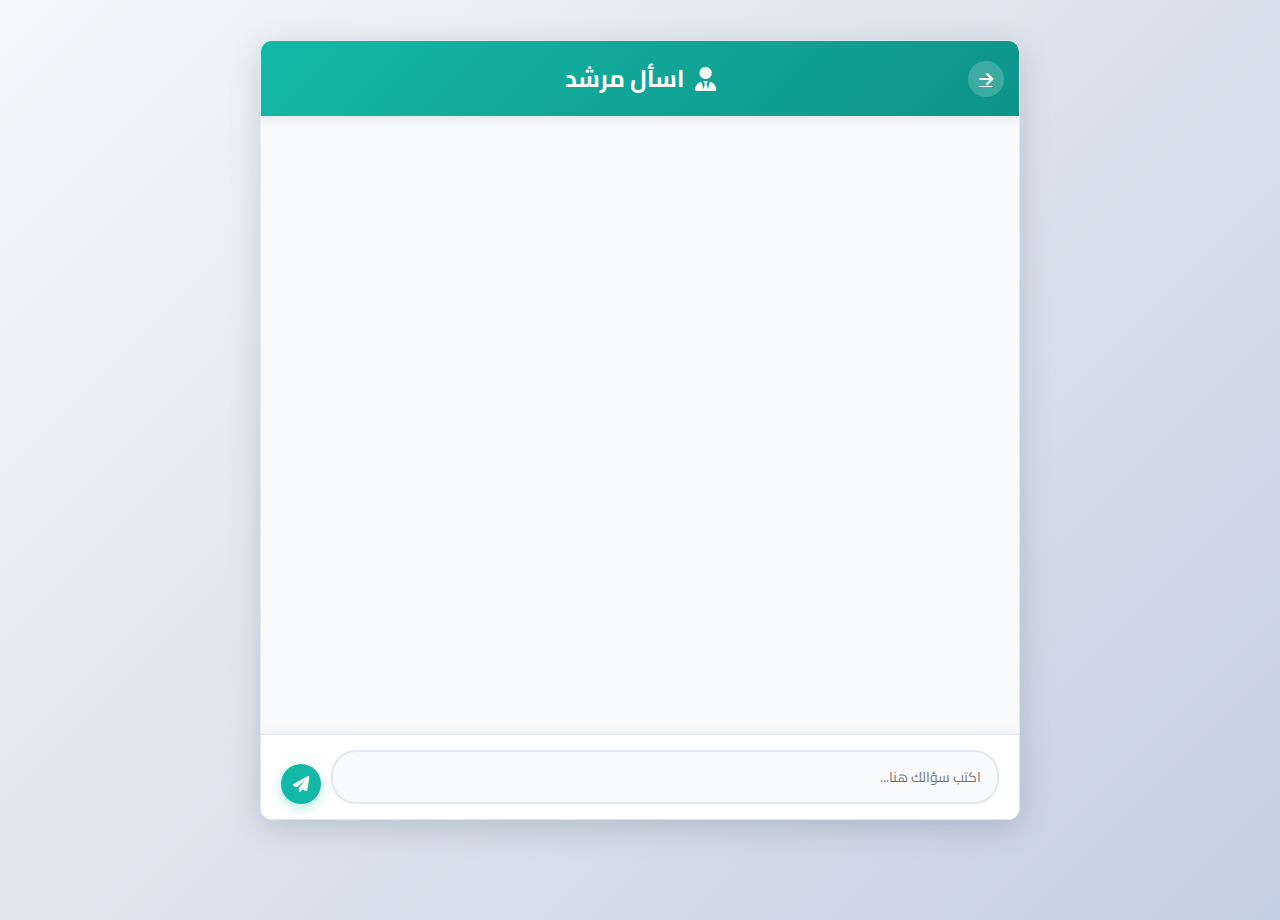
<file: pages/guide.html>
<!DOCTYPE html>
<html lang="ar" dir="rtl">
<head>
    <meta charset="UTF-8">
    <meta name="viewport" content="width=device-width, initial-scale=1.0">
    <title>اسأل مرشد - استقامة</title>
    <link rel="icon" href="../assets/images/istaqama_og.png" type="image/png">
    <link href="https://cdnjs.cloudflare.com/ajax/libs/font-awesome/6.0.0/css/all.min.css" rel="stylesheet">
    <link href="https://fonts.googleapis.com/css2?family=Cairo:wght@400;700&display=swap" rel="stylesheet">
    <style>
        :root {
            --primary-color: #14b8a6;
            --secondary-color: #0d9488;
            --text-color: #333;
            --card-bg: rgba(255, 255, 255, 0.95);
            --border-color: #e2e8f0;
        }

        * {
            margin: 0;
            padding: 0;
            box-sizing: border-box;
        }

        body {
            font-family: 'Cairo', sans-serif;
            background: linear-gradient(135deg, #f5f7fa, #c3cfe2);
            min-height: 100vh;
            color: var(--text-color);
        }

        .container {
            max-width: 800px;
            margin: 20px auto;
            padding: 20px;
        }

        .chat-container {
            display: flex;
            flex-direction: column;
            height: calc(100vh - 120px);
            background: var(--card-bg);
            border-radius: 12px;
            overflow: hidden;
            box-shadow: 0 8px 32px rgba(0, 0, 0, 0.15);
            border: 1px solid var(--border-color);
        }

        .chat-header {
            background: linear-gradient(135deg, var(--primary-color), var(--secondary-color));
            color: white;
            padding: 15px 20px;
            text-align: center;
            position: relative;
            box-shadow: 0 2px 10px rgba(0, 0, 0, 0.1);
        }

        .chat-header h1 {
            margin: 0;
            font-size: 24px;
            font-weight: 700;
            display: flex;
            align-items: center;
            justify-content: center;
            gap: 10px;
        }

        .back-btn {
            position: absolute;
            right: 15px;
            top: 50%;
            transform: translateY(-50%);
            background: rgba(255, 255, 255, 0.2);
            border: none;
            color: white;
            padding: 8px;
            border-radius: 50%;
            cursor: pointer;
            width: 36px;
            height: 36px;
            display: flex;
            align-items: center;
            justify-content: center;
            transition: all 0.3s;
        }

        .back-btn:hover {
            background: rgba(255, 255, 255, 0.3);
            transform: translateY(-50%) scale(1.1);
        }

        .chat-messages {
            flex: 1;
            padding: 20px;
            overflow-y: auto;
            background: #f8fafc;
        }

        .message {
            margin-bottom: 15px;
            display: flex;
            align-items: flex-start;
            animation: fadeIn 0.3s ease-out;
        }

        @keyframes fadeIn {
            from {
                opacity: 0;
                transform: translateY(10px);
            }
            to {
                opacity: 1;
                transform: translateY(0);
            }
        }

        .message.user {
            justify-content: flex-end;
        }

        .message.assistant {
            justify-content: flex-start;
        }

        .message-content {
            max-width: 70%;
            display: flex;
            align-items: flex-start;
            gap: 10px;
        }

        .message.user .message-content {
            flex-direction: row-reverse;
        }

        .message-avatar {
            width: 40px;
            height: 40px;
            border-radius: 50%;
            background: var(--primary-color);
            color: white;
            display: flex;
            align-items: center;
            justify-content: center;
            font-size: 18px;
            flex-shrink: 0;
            box-shadow: 0 2px 8px rgba(0, 0, 0, 0.1);
        }

        .message.user .message-avatar {
            background: #64748b;
        }

        .message-text {
            background: white;
            padding: 12px 16px;
            border-radius: 12px;
            box-shadow: 0 2px 4px rgba(0, 0, 0, 0.1);
            line-height: 1.5;
            font-size: 14px;
            position: relative;
        }

        .message.user .message-text {
            background: var(--primary-color);
            color: white;
            border-bottom-right-radius: 4px;
        }

        .message.assistant .message-text {
            background: white;
            color: var(--text-color);
            border: 1px solid var(--border-color);
            border-bottom-left-radius: 4px;
        }

        .chat-input-container {
            padding: 15px 20px;
            background: white;
            border-top: 1px solid var(--border-color);
            box-shadow: 0 -2px 10px rgba(0, 0, 0, 0.05);
        }

        .chat-input-wrapper {
            display: flex;
            gap: 10px;
            align-items: flex-end;
        }

        .chat-input {
            flex: 1;
            min-height: 48px;
            max-height: 120px;
            padding: 12px 16px;
            border: 2px solid var(--border-color);
            border-radius: 25px;
            outline: none;
            font-size: 14px;
            font-family: 'Cairo', sans-serif;
            resize: none;
            background: #f8fafc;
            color: var(--text-color);
            transition: all 0.3s;
        }

        .chat-input:focus {
            border-color: var(--primary-color);
            background: white;
            box-shadow: 0 0 8px rgba(20, 184, 166, 0.2);
        }

        .send-btn {
            width: 40px;
            height: 40px;
            border-radius: 50%;
            background: var(--primary-color);
            color: white;
            border: none;
            cursor: pointer;
            display: flex;
            align-items: center;
            justify-content: center;
            font-size: 16px;
            transition: all 0.3s;
            box-shadow: 0 4px 12px rgba(20, 184, 166, 0.3);
        }

        .send-btn:hover {
            background: var(--secondary-color);
            transform: scale(1.05);
        }

        .send-btn:disabled {
            background: #94a3b8;
            cursor: not-allowed;
            transform: none;
        }

        .typing-indicator {
            display: none;
            align-items: center;
            gap: 10px;
            margin-bottom: 15px;
        }

        .typing-indicator .message-avatar {
            background: var(--primary-color);
        }

        .typing-dots {
            display: flex;
            gap: 4px;
            padding: 10px 15px;
            border-radius: 15px;
            background: white;
            border: 1px solid var(--border-color);
        }

        .typing-dots span {
            width: 8px;
            height: 8px;
            background: var(--primary-color);
            border-radius: 50%;
            animation: typing 1.2s infinite;
        }

        .typing-dots span:nth-child(2) {
            animation-delay: 0.2s;
        }

        .typing-dots span:nth-child(3) {
            animation-delay: 0.4s;
        }

        @keyframes typing {
            0%, 60%, 100% {
                transform: translateY(0);
                opacity: 0.5;
            }
            30% {
                transform: translateY(-6px);
                opacity: 1;
            }
        }

        /* أنماط الوضع المظلم */
        body.dark-mode {
            background: linear-gradient(135deg, #1f2937, #111827);
            color: #e5e7eb;
        }

        body.dark-mode .chat-container {
            background: rgba(31, 41, 55, 0.95);
            border-color: #4b5563;
        }

        body.dark-mode .chat-messages {
            background: #1f2937;
        }

        body.dark-mode .message.assistant .message-text {
            background: #374151;
            color: #e5e7eb;
            border-color: #4b5563;
        }

        body.dark-mode .message.user .message-text {
            background: var(--primary-color);
            color: white;
        }

        body.dark-mode .chat-input-container {
            background: #1f2937;
            border-top-color: #4b5563;
        }

        body.dark-mode .chat-input {
            background: #374151;
            color: #e5e7eb;
            border-color: #4b5563;
        }

        body.dark-mode .chat-input:focus {
            background: #374151;
            border-color: var(--primary-color);
        }

        body.dark-mode .typing-dots {
            background: #374151;
            border-color: #4b5563;
        }

        /* تحسينات الاستجابة */
        @media (max-width: 768px) {
            .container {
                padding: 10px;
                margin: 10px;
            }

            .chat-container {
                height: calc(100vh - 80px);
                border-radius: 8px;
            }

            .chat-header h1 {
                font-size: 20px;
            }

            .message-content {
                max-width: 80%;
            }

            .chat-input {
                font-size: 13px;
                padding: 10px 14px;
            }

            .send-btn {
                width: 36px;
                height: 36px;
            }
        }
    </style>
</head>
<body>
    <div class="container">
        <div class="chat-container">
            <div class="chat-header">
                <a href="../index.html" class="back-btn">
                    <i class="fas fa-arrow-right"></i>
                </a>
                <h1><i class="fas fa-user-tie"></i> اسأل مرشد</h1>
            </div>

            <div class="chat-messages" id="chatMessages">
            </div>

            <div class="typing-indicator" id="typingIndicator">
                <div class="message-avatar"><i class="fas fa-user-tie"></i></div>
                <div class="typing-dots">
                    <span></span>
                    <span></span>
                    <span></span>
                </div>
            </div>

            <div class="chat-input-container">
                <div class="chat-input-wrapper">
                    <textarea 
                        id="chatInput" 
                        class="chat-input" 
                        placeholder="اكتب سؤالك هنا..."
                        rows="1"
                    ></textarea>
                    <button id="sendBtn" class="send-btn">
                        <i class="fas fa-paper-plane"></i>
                    </button>
                </div>
            </div>
        </div>
    </div>

    <script>
        const chatMessages = document.getElementById('chatMessages');
        const chatInput = document.getElementById('chatInput');
        const sendBtn = document.getElementById('sendBtn');
        const typingIndicator = document.getElementById('typingIndicator');

        // إعدادات API
        const GEMINI_API_KEY = 'AIzaSyDsHLB0d0PmwKopyj2-2XbV3eIyYSI10Wg';
        const GEMINI_API_URL = 'https://generativelanguage.googleapis.com/v1beta/models/gemini-2.0-flash:generateContent';

        // تخزين المحادثات
        let conversationHistory = [];

        // تحميل المحادثات المحفوظة
        function loadConversationHistory() {
            const saved = localStorage.getItem('guideConversation');
            if (saved) {
                conversationHistory = JSON.parse(saved);
                displayConversationHistory();
            }
        }

        // حفظ المحادثات
        function saveConversationHistory() {
            localStorage.setItem('guideConversation', JSON.stringify(conversationHistory));
        }

        // عرض المحادثات المحفوظة
        function displayConversationHistory() {
            conversationHistory.forEach(msg => {
                addMessage(msg.content, msg.role, false);
            });
        }

        // إضافة رسالة للدردشة
        function addMessage(content, role, save = true) {
            const messageDiv = document.createElement('div');
            messageDiv.className = `message ${role}`;

            const messageContent = document.createElement('div');
            messageContent.className = 'message-content';

            const avatar = document.createElement('div');
            avatar.className = 'message-avatar';
            avatar.innerHTML = `<i class="fas ${role === 'user' ? 'fa-user' : 'fa-user-tie'}"></i>`;

            const messageText = document.createElement('div');
            messageText.className = 'message-text';
            messageText.textContent = content;

            messageContent.appendChild(avatar);
            messageContent.appendChild(messageText);
            messageDiv.appendChild(messageContent);

            chatMessages.appendChild(messageDiv);
            chatMessages.scrollTop = chatMessages.scrollHeight;

            // حفظ الرسالة
            if (save) {
                conversationHistory.push({ role, content });
                saveConversationHistory();
            }
        }

        // إظهار مؤشر الكتابة
        function showTypingIndicator() {
            typingIndicator.style.display = 'flex';
            chatMessages.scrollTop = chatMessages.scrollHeight;
        }

        // إخفاء مؤشر الكتابة
        function hideTypingIndicator() {
            typingIndicator.style.display = 'none';
        }

        // إرسال الرسالة إلى Gemini API
        async function sendToGemini(message) {
            try {
                const response = await fetch(GEMINI_API_URL, {
                    method: 'POST',
                    headers: {
                        'Content-Type': 'application/json',
                        'X-goog-api-key': GEMINI_API_KEY
                    },
                    body: JSON.stringify({
                        contents: [{
                            parts: [{
                                text: `أنت مرشد ديني إسلامي ذكي. يجب أن تجيب على الأسئلة الدينية والإسلامية بطريقة واضحة ومفيدة. إليك السؤال: ${message}`
                            }]
                        }]
                    })
                });

                if (!response.ok) {
                    throw new Error(`HTTP error! status: ${response.status}`);
                }

                const data = await response.json();
                
                if (data.candidates && data.candidates[0] && data.candidates[0].content) {
                    return data.candidates[0].content.parts[0].text;
                } else {
                    throw new Error('لم يتم الحصول على رد صحيح من الخدمة');
                }
            } catch (error) {
                console.error('خطأ في API:', error);
                return 'عذراً، حدث خطأ في الاتصال. يرجى المحاولة مرة أخرى.';
            }
        }

        // إرسال الرسالة
        async function sendMessage() {
            const message = chatInput.value.trim();
            if (!message) return;

            // إضافة رسالة المستخدم
            addMessage(message, 'user');
            chatInput.value = '';
            
            // تعطيل زر الإرسال وإظهار مؤشر الكتابة
            sendBtn.disabled = true;
            showTypingIndicator();

            // إرسال إلى API والحصول على الرد
            const response = await sendToGemini(message);
            
            // إخفاء مؤشر الكتابة وإضافة رد المساعد
            hideTypingIndicator();
            addMessage(response, 'assistant');
            
            // إعادة تفعيل زر الإرسال
            sendBtn.disabled = false;
            chatInput.focus();
        }

        // تعديل حجم textarea تلقائياً
        function autoResize() {
            chatInput.style.height = 'auto';
            chatInput.style.height = Math.min(chatInput.scrollHeight, 120) + 'px';
        }

        // الأحداث
        sendBtn.addEventListener('click', sendMessage);

        chatInput.addEventListener('keypress', (e) => {
            if (e.key === 'Enter' && !e.shiftKey) {
                e.preventDefault();
                sendMessage();
            }
        });

        chatInput.addEventListener('input', autoResize);

        // تحميل الوضع المظلم
        document.addEventListener("DOMContentLoaded", function() {
            const isDarkMode = localStorage.getItem("darkMode") === "true";
            if (isDarkMode) {
                document.body.classList.add("dark-mode");
            }
            
            // تحميل المحادثات المحفوظة
            loadConversationHistory();
            
            // إرسال رسالة ترحيب من المساعد إذا لم تكن هناك محادثات سابقة
            if (conversationHistory.length === 0) {
                setTimeout(() => {
                    addMessage('السلام عليكم ورحمة الله وبركاته! أنا مرشدك الإسلامي، يمكنني مساعدتك في الأمور الدينية والإجابة على أسئلتك الإسلامية. كيف يمكنني مساعدتك اليوم؟', 'assistant');
                }, 1000);
            }
        });

        // مزامنة الوضع المظلم
        window.addEventListener('storage', function(e) {
            if (e.key === 'darkMode') {
                const isDarkMode = e.newValue === 'true';
                document.body.classList.toggle('dark-mode', isDarkMode);
            }
        });
    </script>
</body>
</html>
</file>
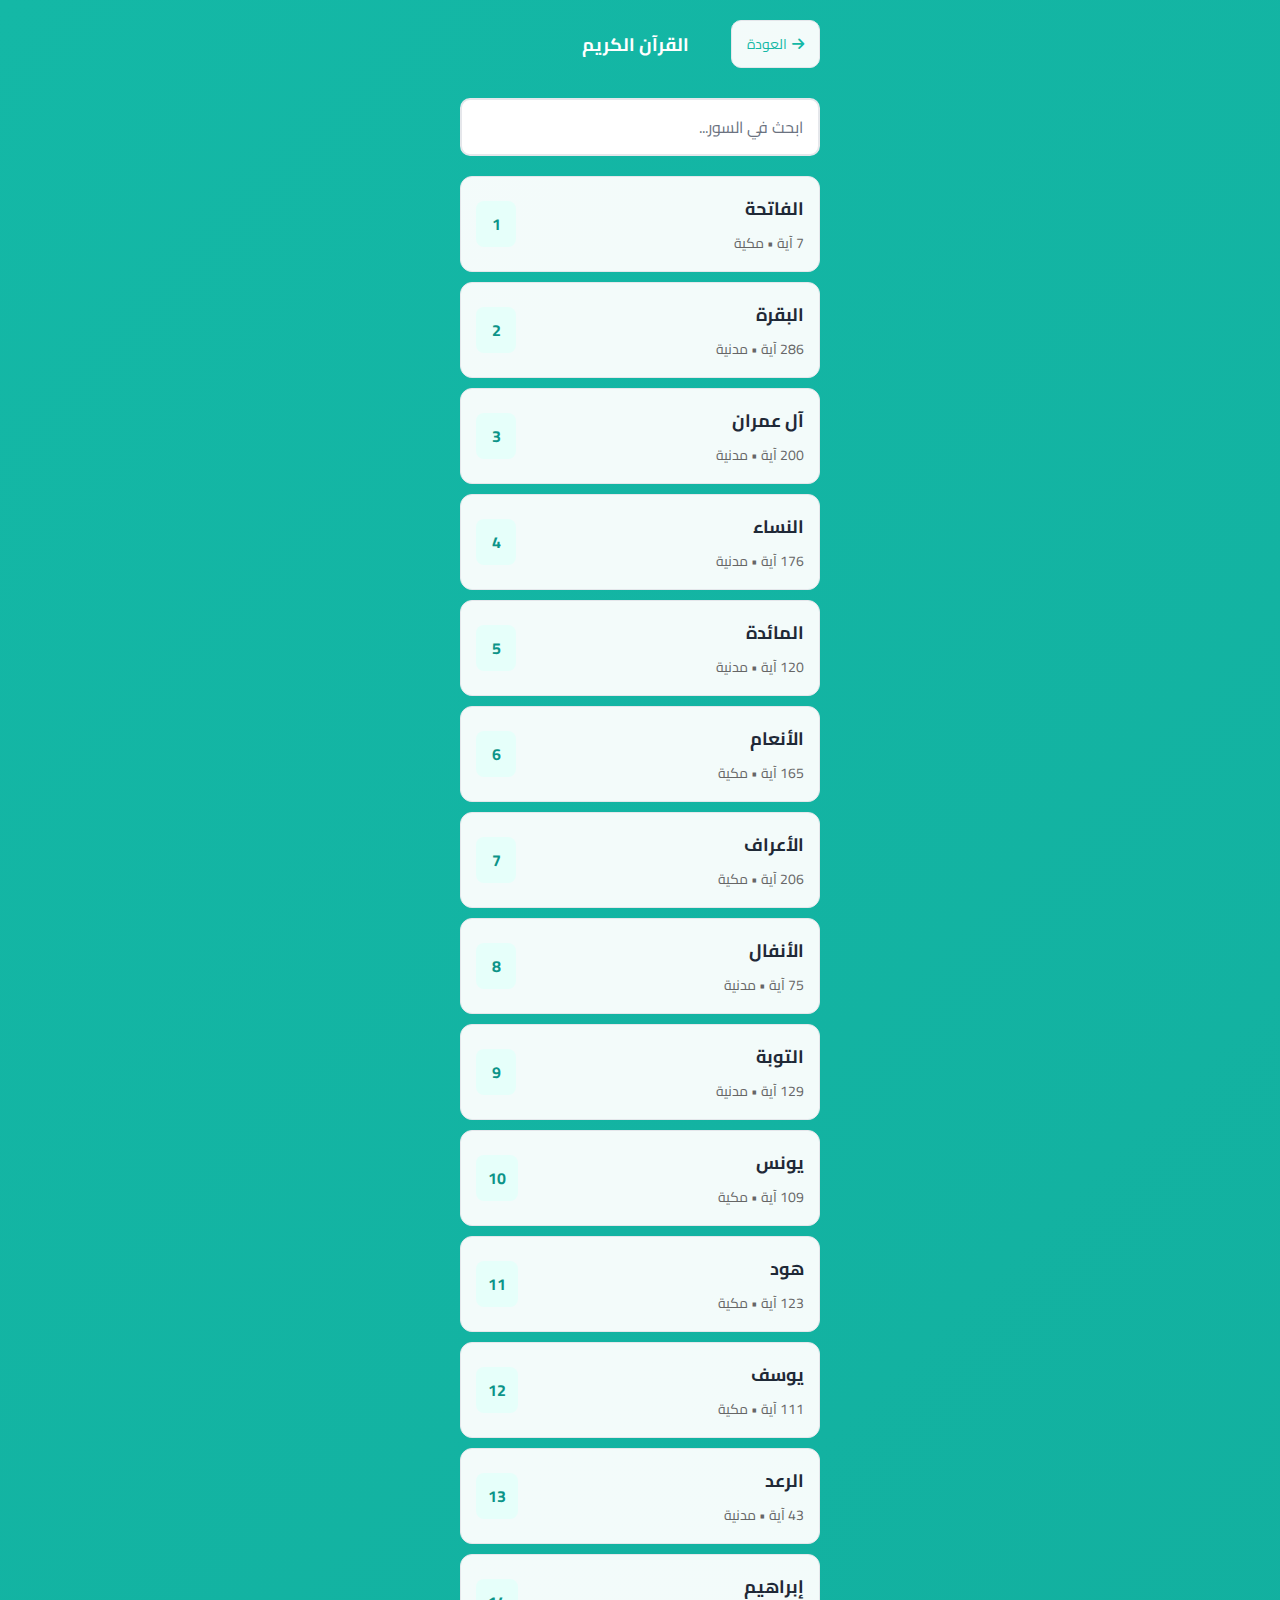
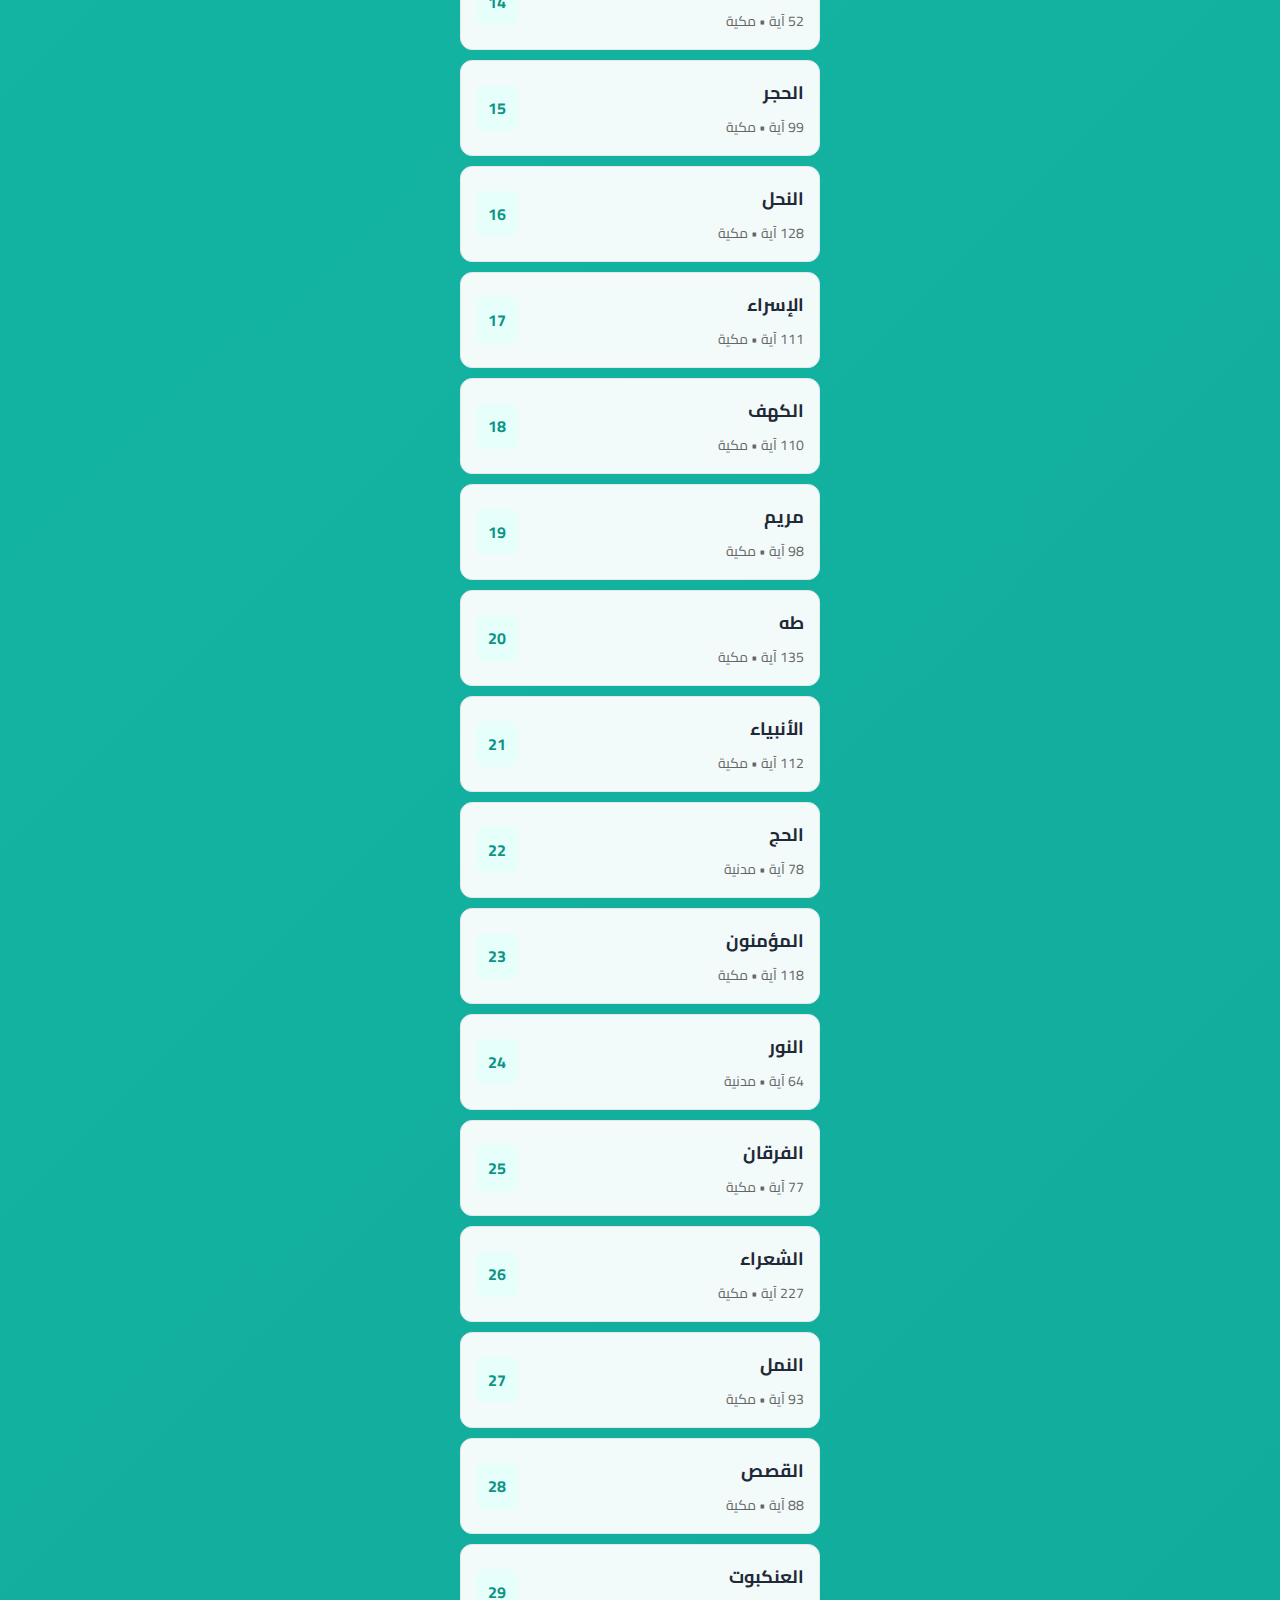
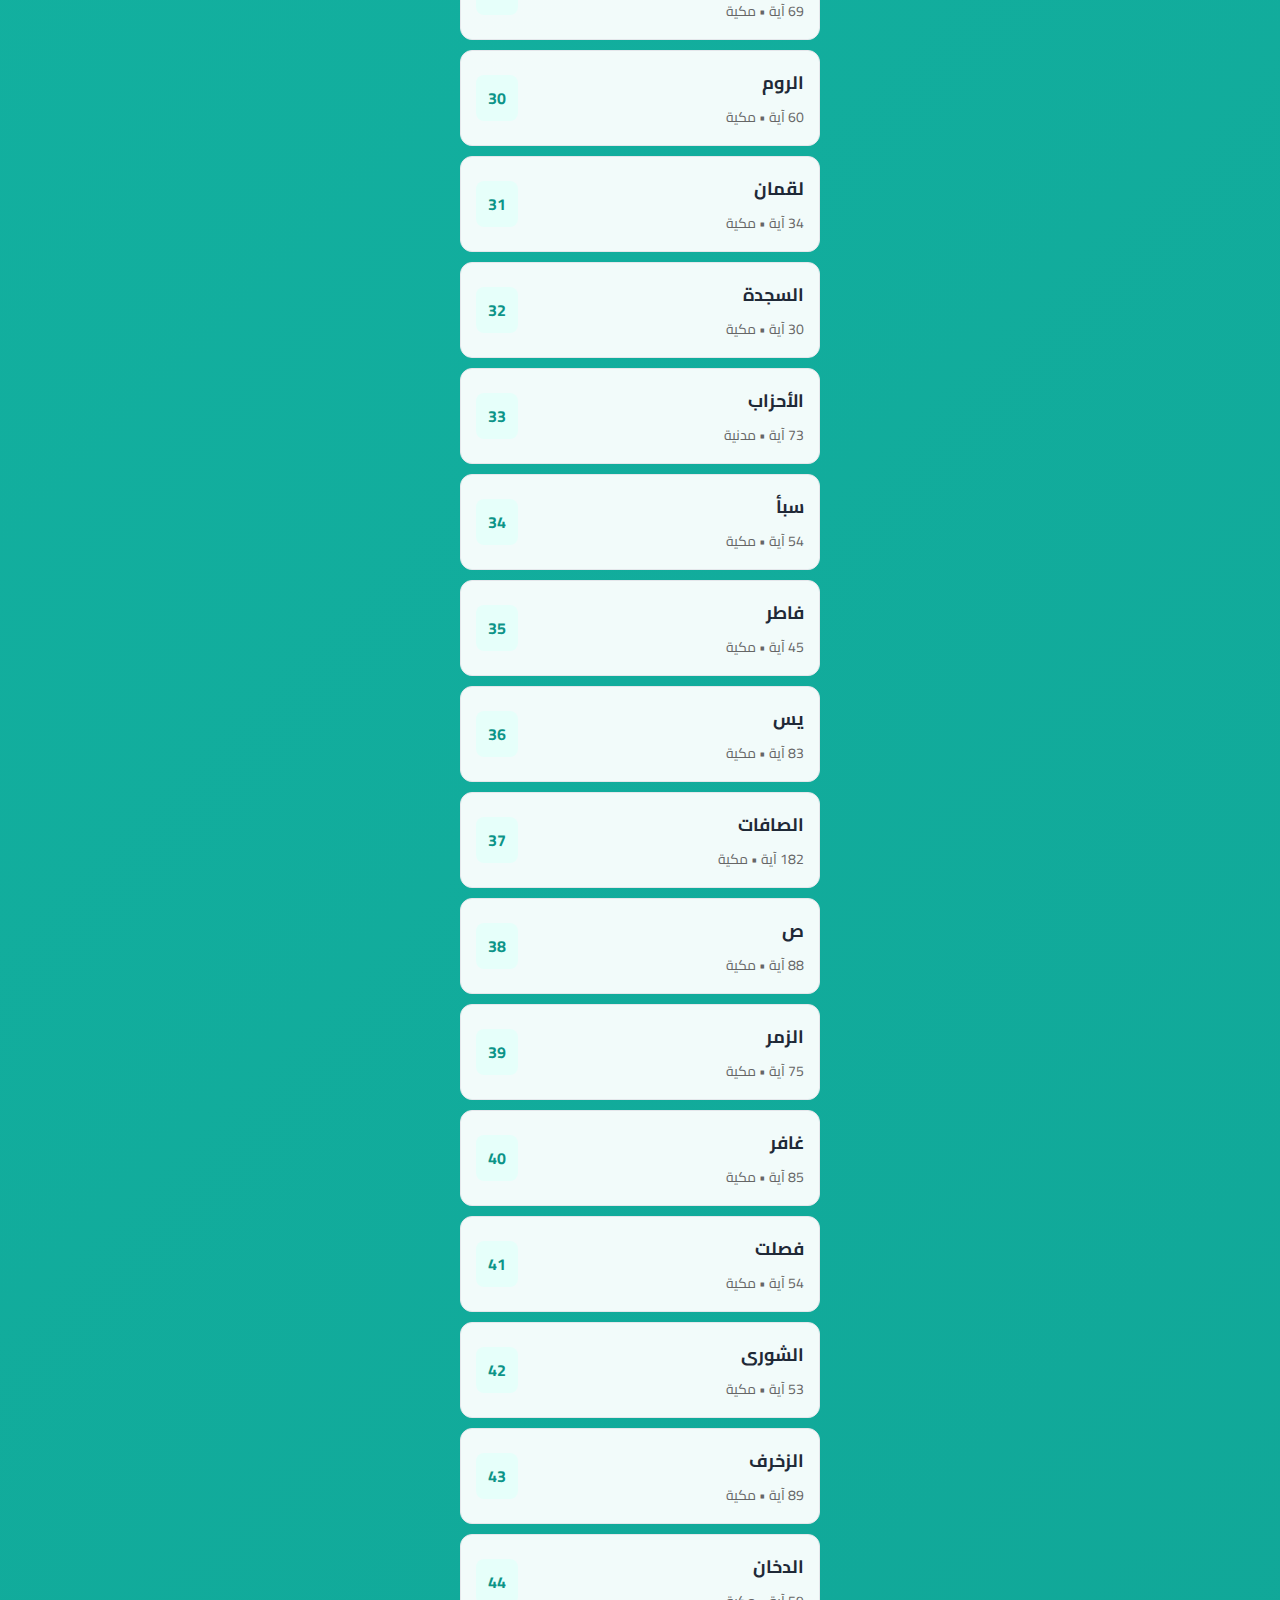
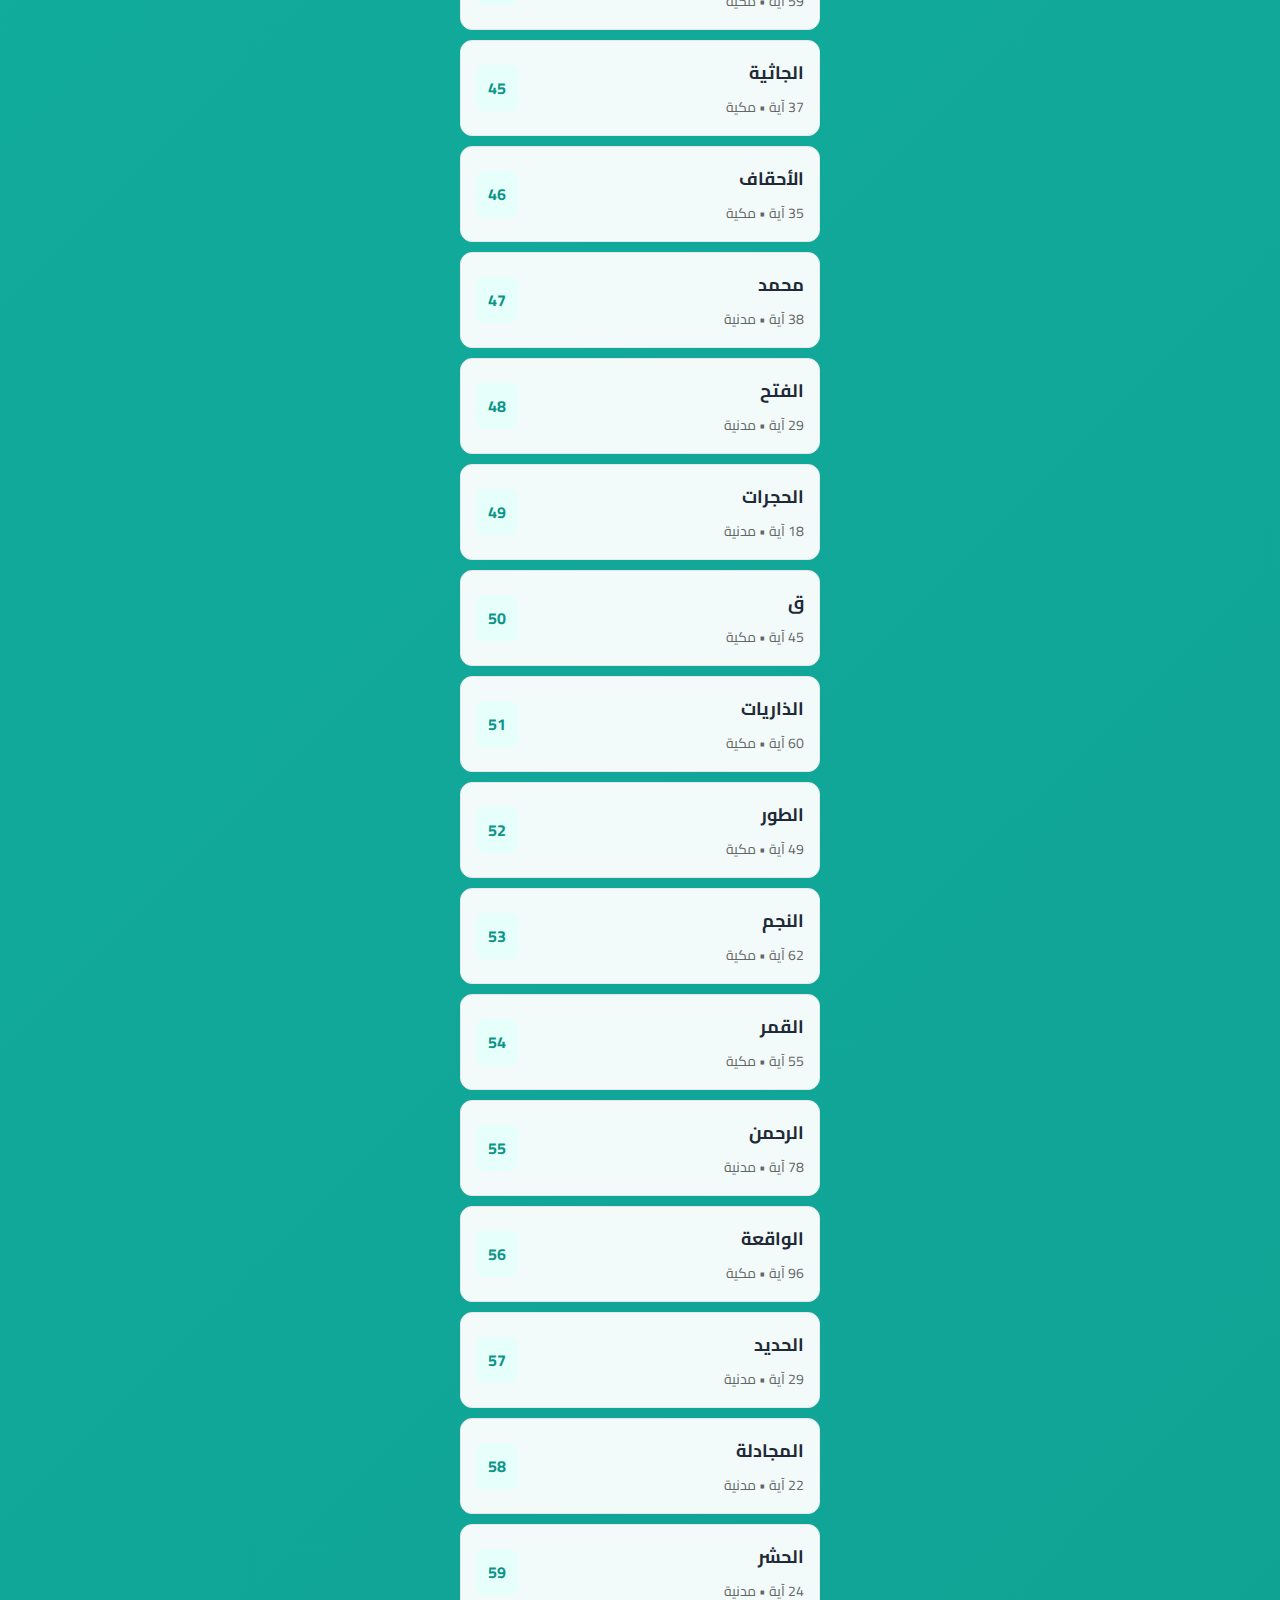
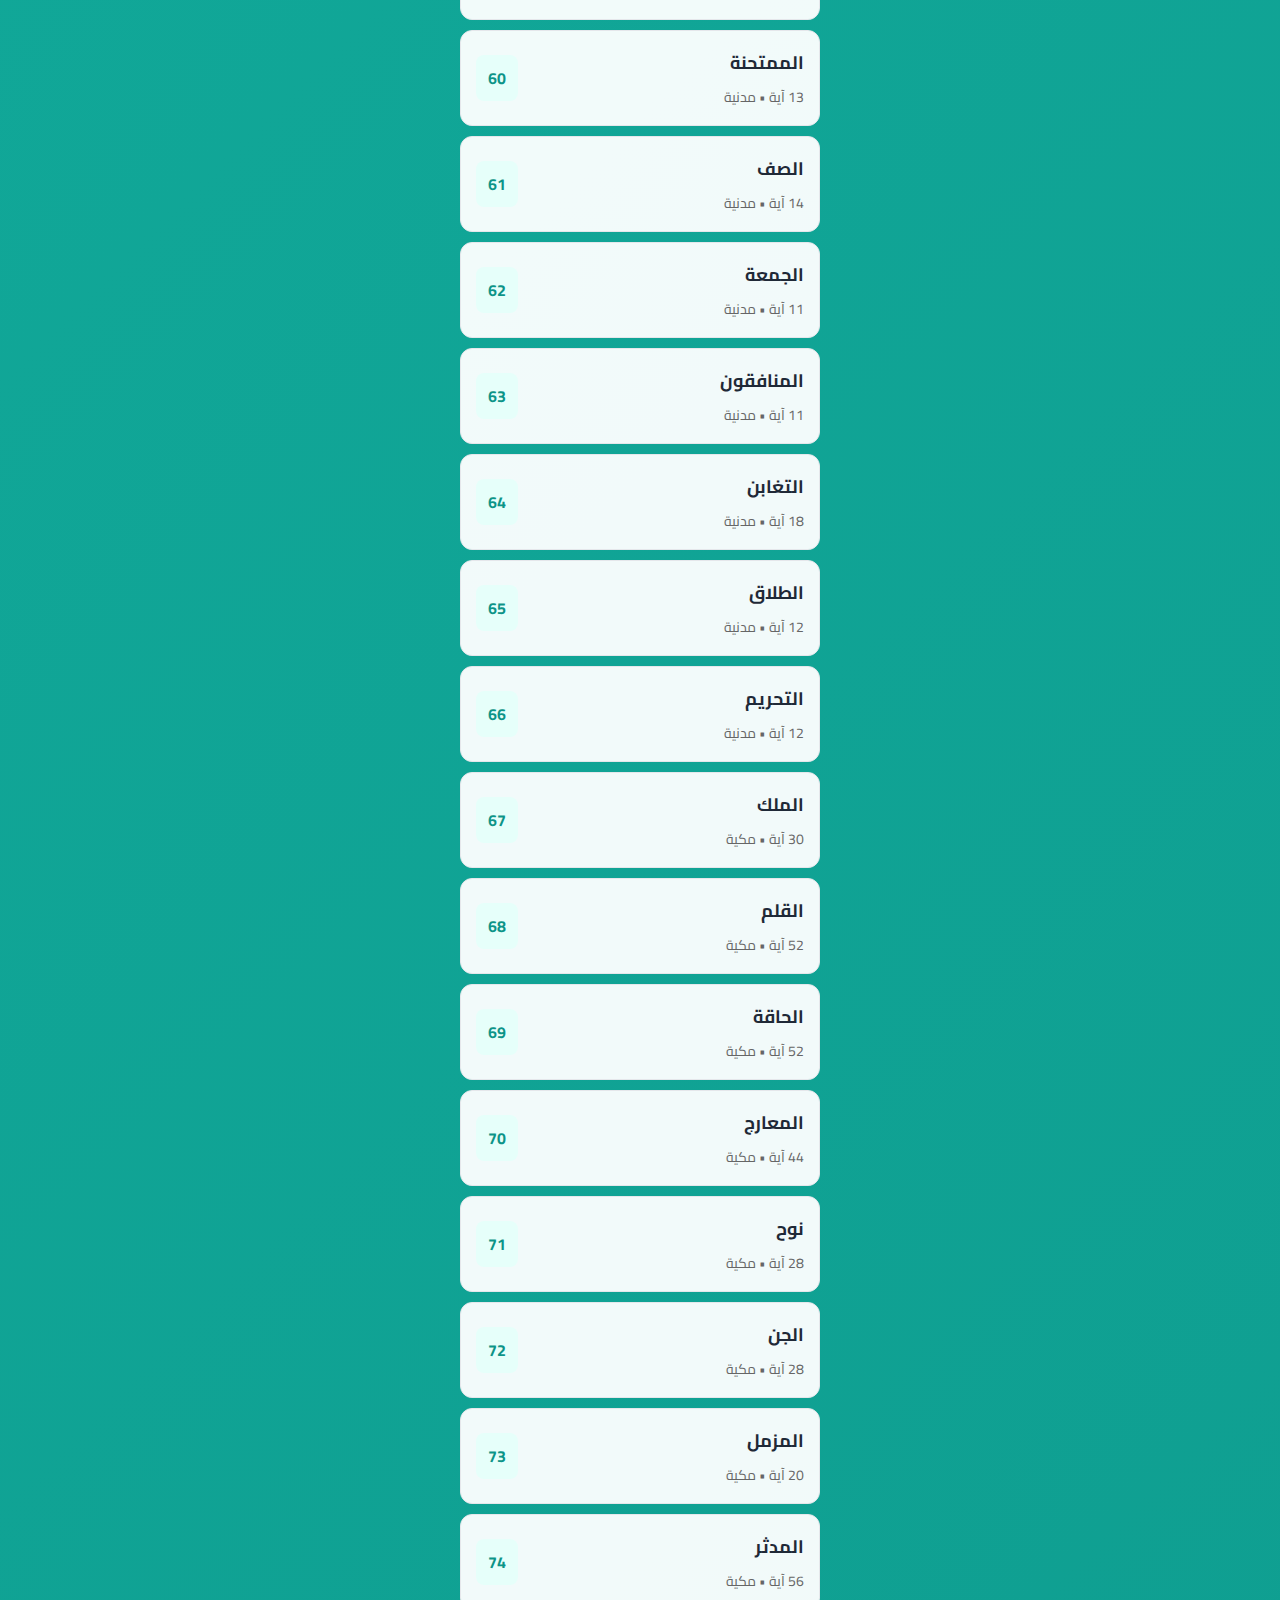
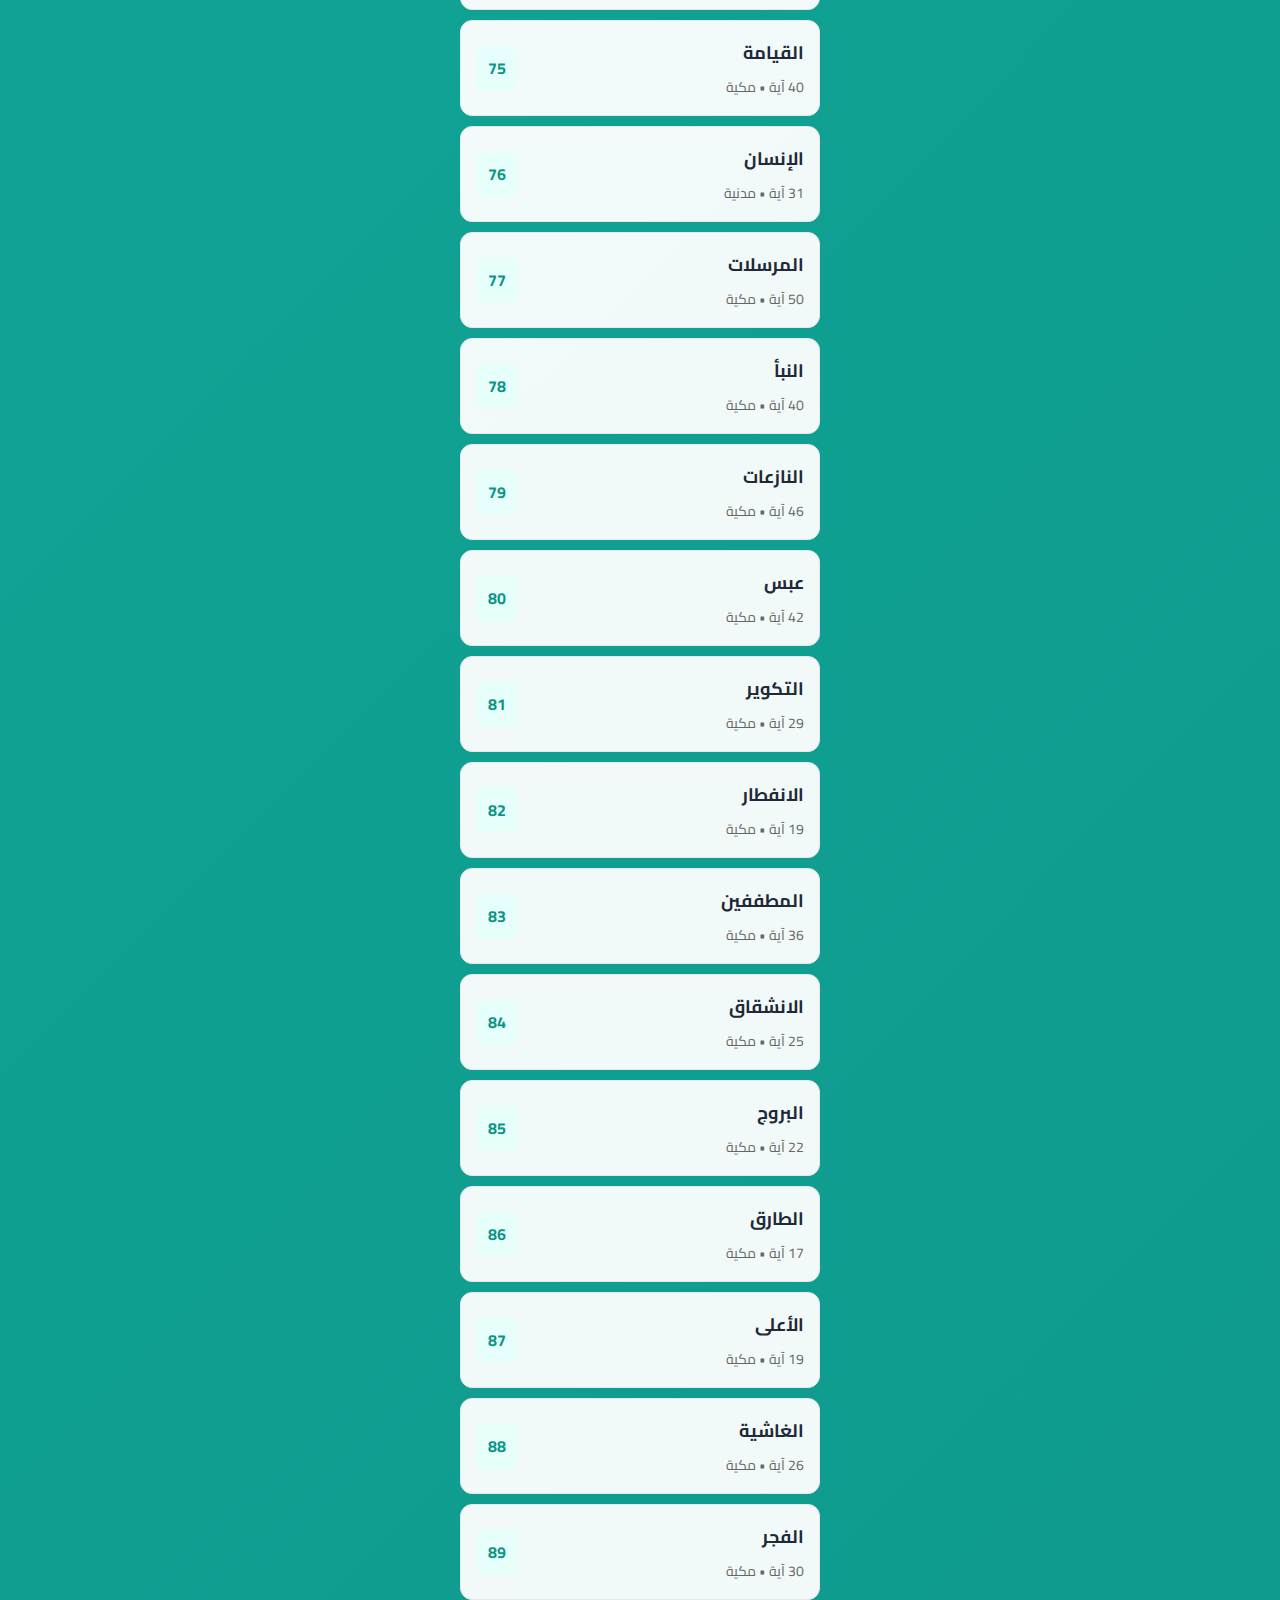
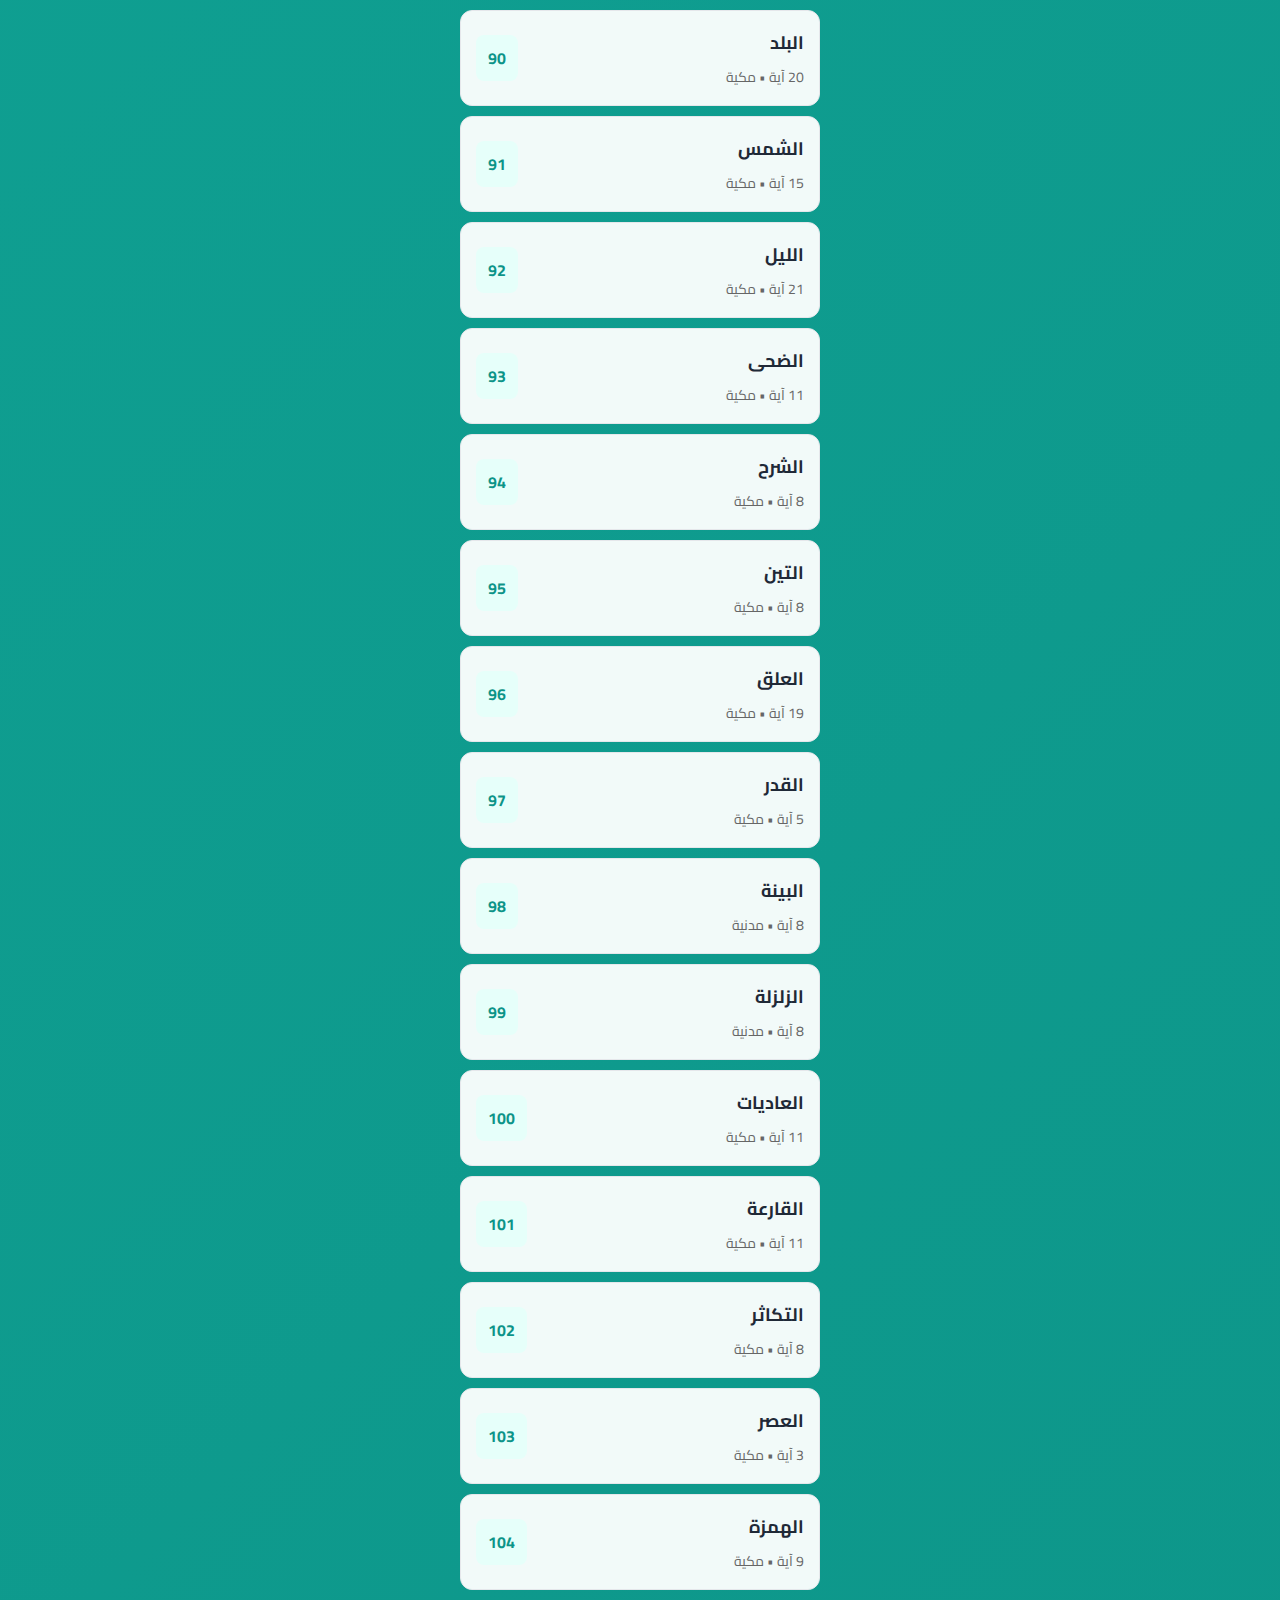
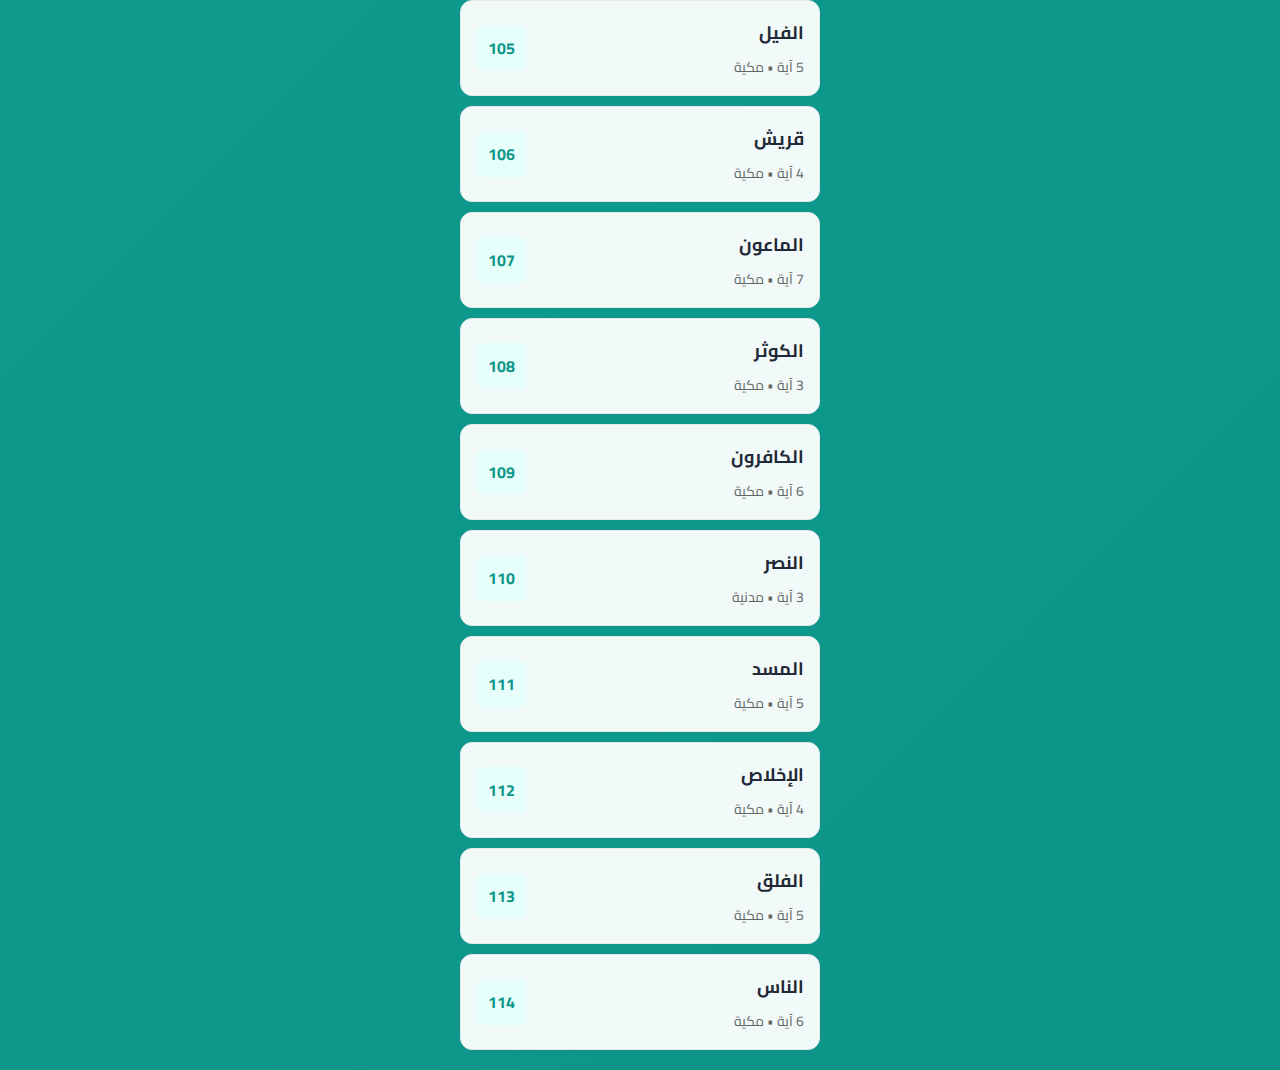
<file: pages/quran.html>
<!DOCTYPE html>
<html lang="ar" dir="rtl">
<head>
    <meta charset="UTF-8">
    <meta name="viewport" content="width=device-width, initial-scale=1.0">
    <title>القرآن الكريم - استقامة</title>
    <link rel="icon" href="../assets/images/istaqama_og.png" type="image/png">
    <link href="https://cdnjs.cloudflare.com/ajax/libs/font-awesome/6.0.0/css/all.min.css" rel="stylesheet">
    <link href="https://fonts.googleapis.com/css2?family=Cairo:wght@400;700&display=swap" rel="stylesheet">
    <link rel="stylesheet" href="../assets/css/style.css">
</head>
<body>
    <div class="container">
        <div class="page-header">
            <a href="../index.html" class="back-btn">
                <i class="fas fa-arrow-right"></i> العودة
            </a>
            <div class="page-title">القرآن الكريم</div>
            <div style="width: 80px;"></div>
        </div>

        <div class="search-box">
            <input type="text" class="search-input" placeholder="ابحث في السور..." id="surahSearch">
        </div>

        <div class="surah-list" id="surahList">
            <!-- سيتم ملؤها ديناميكياً -->
        </div>
    </div>

    <script>
        // قائمة السور
        const surahs = [
            { number: 1, name: "الفاتحة", englishName: "Al-Fatihah", verses: 7, type: "مكية" },
            { number: 2, name: "البقرة", englishName: "Al-Baqarah", verses: 286, type: "مدنية" },
            { number: 3, name: "آل عمران", englishName: "Aal-E-Imran", verses: 200, type: "مدنية" },
            { number: 4, name: "النساء", englishName: "An-Nisa", verses: 176, type: "مدنية" },
            { number: 5, name: "المائدة", englishName: "Al-Maidah", verses: 120, type: "مدنية" },
            { number: 6, name: "الأنعام", englishName: "Al-An'am", verses: 165, type: "مكية" },
            { number: 7, name: "الأعراف", englishName: "Al-A'raf", verses: 206, type: "مكية" },
            { number: 8, name: "الأنفال", englishName: "Al-Anfal", verses: 75, type: "مدنية" },
            { number: 9, name: "التوبة", englishName: "At-Tawbah", verses: 129, type: "مدنية" },
            { number: 10, name: "يونس", englishName: "Yunus", verses: 109, type: "مكية" },
            { number: 11, name: "هود", englishName: "Hud", verses: 123, type: "مكية" },
            { number: 12, name: "يوسف", englishName: "Yusuf", verses: 111, type: "مكية" },
            { number: 13, name: "الرعد", englishName: "Ar-Ra'd", verses: 43, type: "مدنية" },
            { number: 14, name: "إبراهيم", englishName: "Ibrahim", verses: 52, type: "مكية" },
            { number: 15, name: "الحجر", englishName: "Al-Hijr", verses: 99, type: "مكية" },
            { number: 16, name: "النحل", englishName: "An-Nahl", verses: 128, type: "مكية" },
            { number: 17, name: "الإسراء", englishName: "Al-Isra", verses: 111, type: "مكية" },
            { number: 18, name: "الكهف", englishName: "Al-Kahf", verses: 110, type: "مكية" },
            { number: 19, name: "مريم", englishName: "Maryam", verses: 98, type: "مكية" },
            { number: 20, name: "طه", englishName: "Taha", verses: 135, type: "مكية" },
            { number: 21, name: "الأنبياء", englishName: "Al-Anbiya", verses: 112, type: "مكية" },
            { number: 22, name: "الحج", englishName: "Al-Hajj", verses: 78, type: "مدنية" },
            { number: 23, name: "المؤمنون", englishName: "Al-Mu'minun", verses: 118, type: "مكية" },
            { number: 24, name: "النور", englishName: "An-Nur", verses: 64, type: "مدنية" },
            { number: 25, name: "الفرقان", englishName: "Al-Furqan", verses: 77, type: "مكية" },
            { number: 26, name: "الشعراء", englishName: "Ash-Shu'ara", verses: 227, type: "مكية" },
            { number: 27, name: "النمل", englishName: "An-Naml", verses: 93, type: "مكية" },
            { number: 28, name: "القصص", englishName: "Al-Qasas", verses: 88, type: "مكية" },
            { number: 29, name: "العنكبوت", englishName: "Al-Ankabut", verses: 69, type: "مكية" },
            { number: 30, name: "الروم", englishName: "Ar-Rum", verses: 60, type: "مكية" },
            { number: 31, name: "لقمان", englishName: "Luqman", verses: 34, type: "مكية" },
            { number: 32, name: "السجدة", englishName: "As-Sajdah", verses: 30, type: "مكية" },
            { number: 33, name: "الأحزاب", englishName: "Al-Ahzab", verses: 73, type: "مدنية" },
            { number: 34, name: "سبأ", englishName: "Saba", verses: 54, type: "مكية" },
            { number: 35, name: "فاطر", englishName: "Fatir", verses: 45, type: "مكية" },
            { number: 36, name: "يس", englishName: "Ya-Sin", verses: 83, type: "مكية" },
            { number: 37, name: "الصافات", englishName: "As-Saffat", verses: 182, type: "مكية" },
            { number: 38, name: "ص", englishName: "Sad", verses: 88, type: "مكية" },
            { number: 39, name: "الزمر", englishName: "Az-Zumar", verses: 75, type: "مكية" },
            { number: 40, name: "غافر", englishName: "Ghafir", verses: 85, type: "مكية" },
            { number: 41, name: "فصلت", englishName: "Fussilat", verses: 54, type: "مكية" },
            { number: 42, name: "الشورى", englishName: "Ash-Shuraa", verses: 53, type: "مكية" },
            { number: 43, name: "الزخرف", englishName: "Az-Zukhruf", verses: 89, type: "مكية" },
            { number: 44, name: "الدخان", englishName: "Ad-Dukhan", verses: 59, type: "مكية" },
            { number: 45, name: "الجاثية", englishName: "Al-Jathiyah", verses: 37, type: "مكية" },
            { number: 46, name: "الأحقاف", englishName: "Al-Ahqaf", verses: 35, type: "مكية" },
            { number: 47, name: "محمد", englishName: "Muhammad", verses: 38, type: "مدنية" },
            { number: 48, name: "الفتح", englishName: "Al-Fath", verses: 29, type: "مدنية" },
            { number: 49, name: "الحجرات", englishName: "Al-Hujurat", verses: 18, type: "مدنية" },
            { number: 50, name: "ق", englishName: "Qaf", verses: 45, type: "مكية" },
            { number: 51, name: "الذاريات", englishName: "Adh-Dhariyat", verses: 60, type: "مكية" },
            { number: 52, name: "الطور", englishName: "At-Tur", verses: 49, type: "مكية" },
            { number: 53, name: "النجم", englishName: "An-Najm", verses: 62, type: "مكية" },
            { number: 54, name: "القمر", englishName: "Al-Qamar", verses: 55, type: "مكية" },
            { number: 55, name: "الرحمن", englishName: "Ar-Rahman", verses: 78, type: "مدنية" },
            { number: 56, name: "الواقعة", englishName: "Al-Waqi'ah", verses: 96, type: "مكية" },
            { number: 57, name: "الحديد", englishName: "Al-Hadid", verses: 29, type: "مدنية" },
            { number: 58, name: "المجادلة", englishName: "Al-Mujadila", verses: 22, type: "مدنية" },
            { number: 59, name: "الحشر", englishName: "Al-Hashr", verses: 24, type: "مدنية" },
            { number: 60, name: "الممتحنة", englishName: "Al-Mumtahanah", verses: 13, type: "مدنية" },
            { number: 61, name: "الصف", englishName: "As-Saff", verses: 14, type: "مدنية" },
            { number: 62, name: "الجمعة", englishName: "Al-Jumu'ah", verses: 11, type: "مدنية" },
            { number: 63, name: "المنافقون", englishName: "Al-Munafiqun", verses: 11, type: "مدنية" },
            { number: 64, name: "التغابن", englishName: "At-Taghabun", verses: 18, type: "مدنية" },
            { number: 65, name: "الطلاق", englishName: "At-Talaq", verses: 12, type: "مدنية" },
            { number: 66, name: "التحريم", englishName: "At-Tahrim", verses: 12, type: "مدنية" },
            { number: 67, name: "الملك", englishName: "Al-Mulk", verses: 30, type: "مكية" },
            { number: 68, name: "القلم", englishName: "Al-Qalam", verses: 52, type: "مكية" },
            { number: 69, name: "الحاقة", englishName: "Al-Haqqah", verses: 52, type: "مكية" },
            { number: 70, name: "المعارج", englishName: "Al-Ma'arij", verses: 44, type: "مكية" },
            { number: 71, name: "نوح", englishName: "Nuh", verses: 28, type: "مكية" },
            { number: 72, name: "الجن", englishName: "Al-Jinn", verses: 28, type: "مكية" },
            { number: 73, name: "المزمل", englishName: "Al-Muzzammil", verses: 20, type: "مكية" },
            { number: 74, name: "المدثر", englishName: "Al-Muddaththir", verses: 56, type: "مكية" },
            { number: 75, name: "القيامة", englishName: "Al-Qiyamah", verses: 40, type: "مكية" },
            { number: 76, name: "الإنسان", englishName: "Al-Insan", verses: 31, type: "مدنية" },
            { number: 77, name: "المرسلات", englishName: "Al-Mursalat", verses: 50, type: "مكية" },
            { number: 78, name: "النبأ", englishName: "An-Naba", verses: 40, type: "مكية" },
            { number: 79, name: "النازعات", englishName: "An-Nazi'at", verses: 46, type: "مكية" },
            { number: 80, name: "عبس", englishName: "Abasa", verses: 42, type: "مكية" },
            { number: 81, name: "التكوير", englishName: "At-Takwir", verses: 29, type: "مكية" },
            { number: 82, name: "الانفطار", englishName: "Al-Infitar", verses: 19, type: "مكية" },
            { number: 83, name: "المطففين", englishName: "Al-Mutaffifin", verses: 36, type: "مكية" },
            { number: 84, name: "الانشقاق", englishName: "Al-Inshiqaq", verses: 25, type: "مكية" },
            { number: 85, name: "البروج", englishName: "Al-Buruj", verses: 22, type: "مكية" },
            { number: 86, name: "الطارق", englishName: "At-Tariq", verses: 17, type: "مكية" },
            { number: 87, name: "الأعلى", englishName: "Al-A'la", verses: 19, type: "مكية" },
            { number: 88, name: "الغاشية", englishName: "Al-Ghashiyah", verses: 26, type: "مكية" },
            { number: 89, name: "الفجر", englishName: "Al-Fajr", verses: 30, type: "مكية" },
            { number: 90, name: "البلد", englishName: "Al-Balad", verses: 20, type: "مكية" },
            { number: 91, name: "الشمس", englishName: "Ash-Shams", verses: 15, type: "مكية" },
            { number: 92, name: "الليل", englishName: "Al-Layl", verses: 21, type: "مكية" },
            { number: 93, name: "الضحى", englishName: "Ad-Duhaa", verses: 11, type: "مكية" },
            { number: 94, name: "الشرح", englishName: "Ash-Sharh", verses: 8, type: "مكية" },
            { number: 95, name: "التين", englishName: "At-Tin", verses: 8, type: "مكية" },
            { number: 96, name: "العلق", englishName: "Al-Alaq", verses: 19, type: "مكية" },
            { number: 97, name: "القدر", englishName: "Al-Qadr", verses: 5, type: "مكية" },
            { number: 98, name: "البينة", englishName: "Al-Bayyinah", verses: 8, type: "مدنية" },
            { number: 99, name: "الزلزلة", englishName: "Az-Zalzalah", verses: 8, type: "مدنية" },
            { number: 100, name: "العاديات", englishName: "Al-Adiyat", verses: 11, type: "مكية" },
            { number: 101, name: "القارعة", englishName: "Al-Qari'ah", verses: 11, type: "مكية" },
            { number: 102, name: "التكاثر", englishName: "At-Takathur", verses: 8, type: "مكية" },
            { number: 103, name: "العصر", englishName: "Al-Asr", verses: 3, type: "مكية" },
            { number: 104, name: "الهمزة", englishName: "Al-Humazah", verses: 9, type: "مكية" },
            { number: 105, name: "الفيل", englishName: "Al-Fil", verses: 5, type: "مكية" },
            { number: 106, name: "قريش", englishName: "Quraysh", verses: 4, type: "مكية" },
            { number: 107, name: "الماعون", englishName: "Al-Ma'un", verses: 7, type: "مكية" },
            { number: 108, name: "الكوثر", englishName: "Al-Kawthar", verses: 3, type: "مكية" },
            { number: 109, name: "الكافرون", englishName: "Al-Kafirun", verses: 6, type: "مكية" },
            { number: 110, name: "النصر", englishName: "An-Nasr", verses: 3, type: "مدنية" },
            { number: 111, name: "المسد", englishName: "Al-Masad", verses: 5, type: "مكية" },
            { number: 112, name: "الإخلاص", englishName: "Al-Ikhlas", verses: 4, type: "مكية" },
            { number: 113, name: "الفلق", englishName: "Al-Falaq", verses: 5, type: "مكية" },
            { number: 114, name: "الناس", englishName: "An-Nas", verses: 6, type: "مكية" }
        ];

        // عرض السور
        function displaySurahs(surahsToShow = surahs) {
            const surahList = document.getElementById('surahList');
            surahList.innerHTML = '';

            surahsToShow.forEach(surah => {
                const surahCard = document.createElement('a');
                surahCard.className = 'surah-card';
                surahCard.href = `surah.html?number=${surah.number}`;
                
                surahCard.innerHTML = `
                    <div class="surah-header">
                        <div class="surah-info">
                            <h3>${surah.name}</h3>
                            <p>${surah.verses} آية • ${surah.type}</p>
                        </div>
                        <div class="surah-number">${surah.number}</div>
                    </div>
                `;
                
                surahList.appendChild(surahCard);
            });
        }

           // البحث في السور
        function searchSurahs() {
            const searchTerm = document.getElementById('surahSearch').value.toLowerCase();
            const filteredSurahs = surahs.filter(surah => 
                surah.name.includes(searchTerm) || 
                surah.englishName.toLowerCase().includes(searchTerm)
            );
            displaySurahs(filteredSurahs);
        }

        // تحميل الوضع المظلم
        document.addEventListener("DOMContentLoaded", function() {
            const isDarkMode = localStorage.getItem("darkMode") === "true";
            if (isDarkMode) {
                document.body.classList.add("dark-mode");
            }
            displaySurahs();
            
            // إضافة مستمع البحث
            document.getElementById('surahSearch').addEventListener('input', searchSurahs);
        });

        // مزامنة الوضع المظلم
        window.addEventListener('storage', function(e) {
            if (e.key === 'darkMode') {
                const isDarkMode = e.newValue === 'true';
                document.body.classList.toggle('dark-mode', isDarkMode);
            }
        });
    </script>
</body>
</html>
</file>
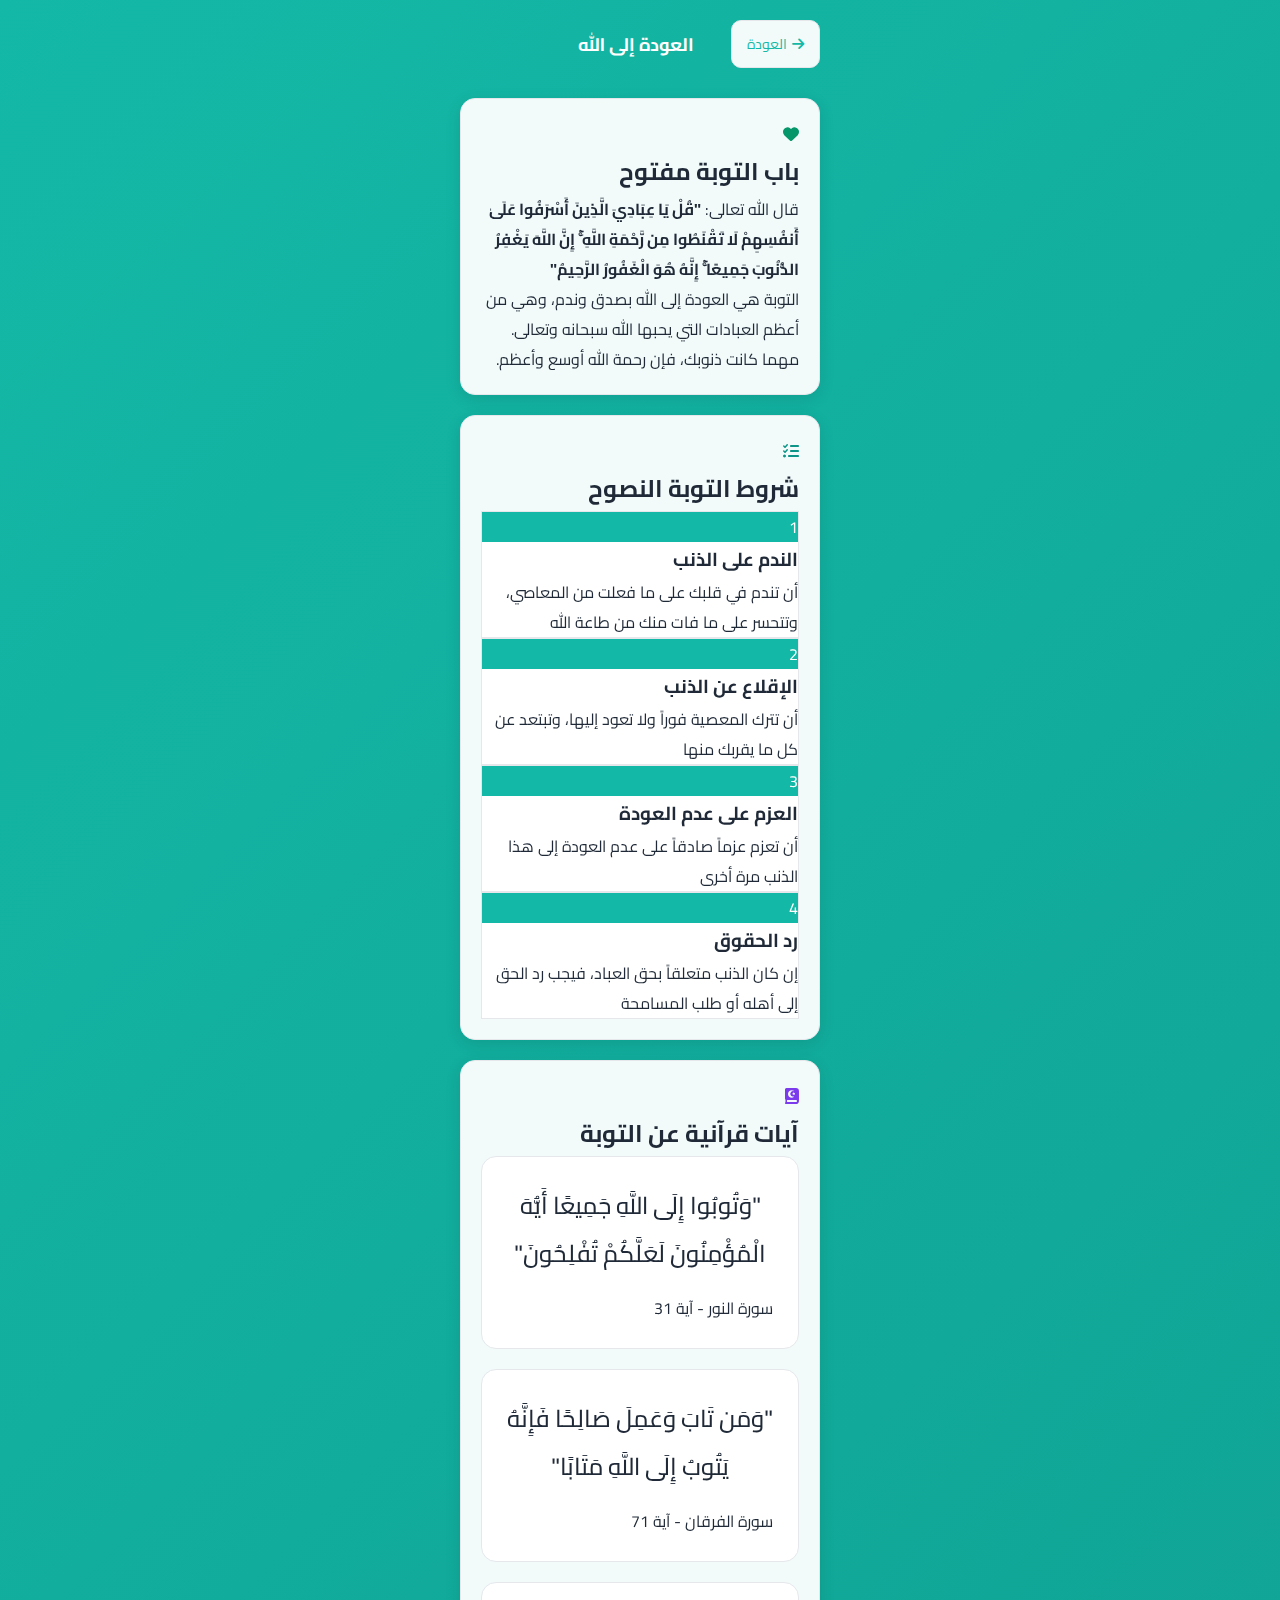
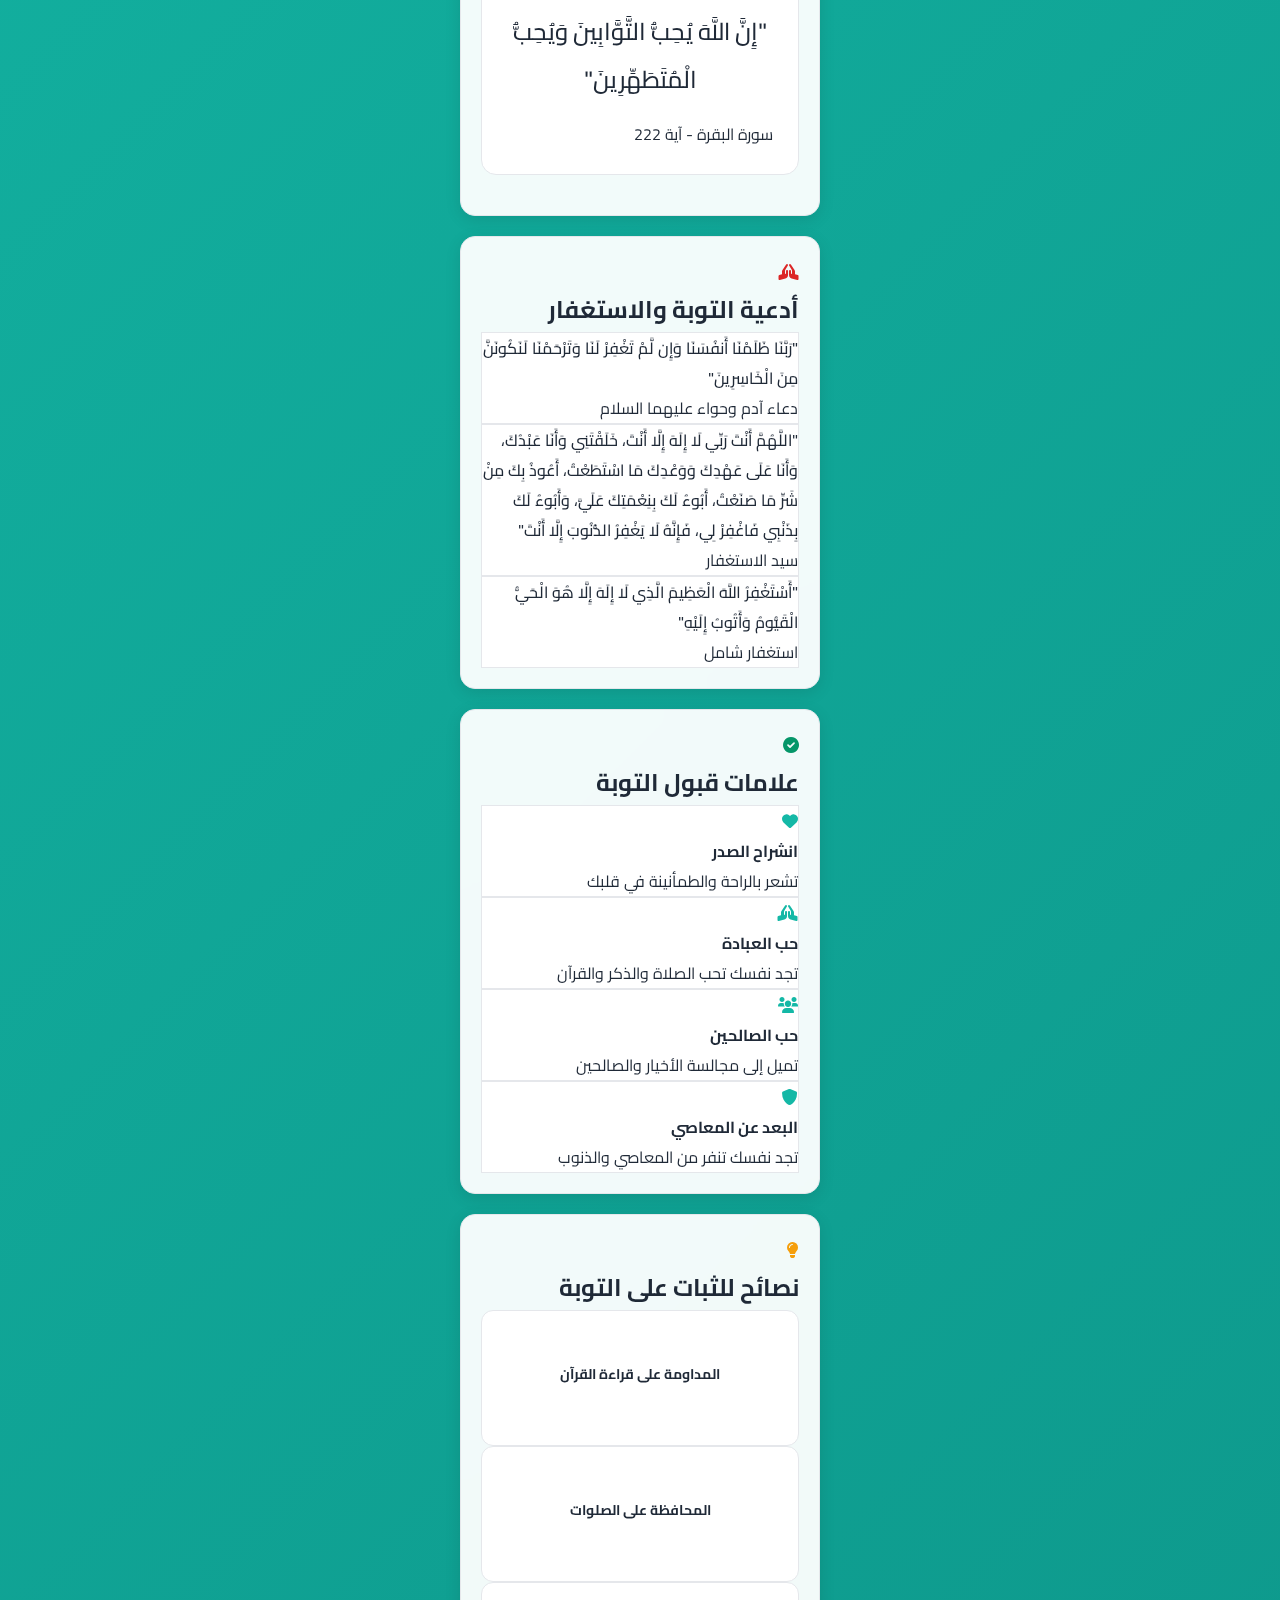
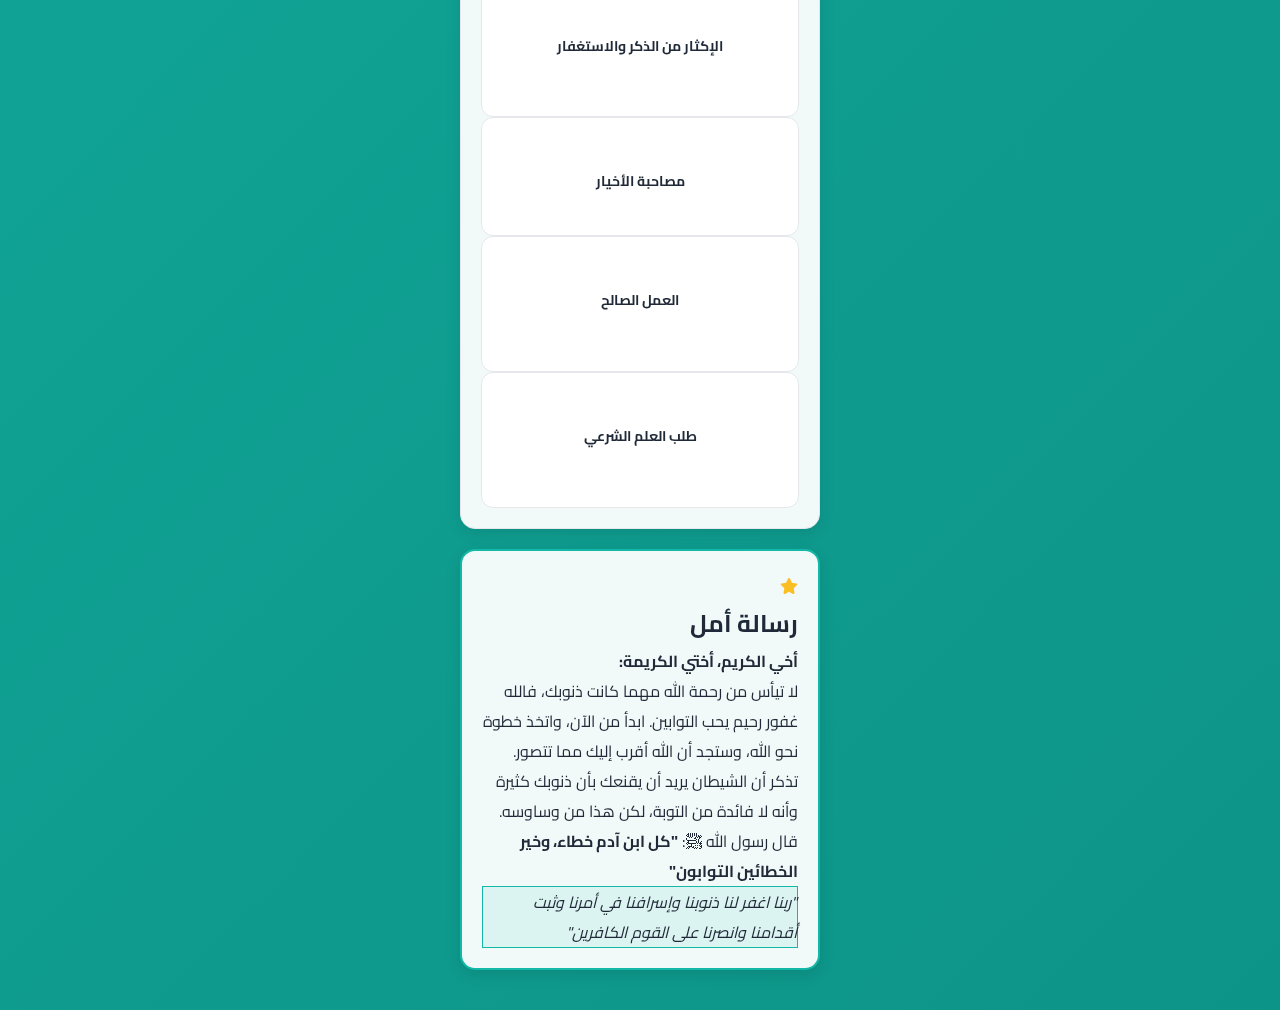
<file: pages/repentance.html>
<!DOCTYPE html>
<html lang="ar" dir="rtl">
<head>
    <!-- Google tag (gtag.js) --> 
<script async src="https://www.googletagmanager.com/gtag/js?id=G-WTYR81ZTWW"></script> 
<script>   
  window.dataLayer = window.dataLayer || [];   
  function gtag(){dataLayer.push(arguments);}   
  gtag('js', new Date());    
  gtag('config', 'G-WTYR81ZTWW'); 
</script>
    <meta charset="UTF-8">
    <meta name="viewport" content="width=device-width, initial-scale=1.0">
    <title>العودة إلى الله - استقامة</title>
    <link rel="icon" href="../assets/images/istaqama_og.png" type="image/png">
    <link href="https://cdnjs.cloudflare.com/ajax/libs/font-awesome/6.0.0/css/all.min.css" rel="stylesheet">
    <link href="https://fonts.googleapis.com/css2?family=Cairo:wght@400;700&display=swap" rel="stylesheet">
    <link rel="stylesheet" href="../assets/css/style.css">
</head>
<body>
    <div class="container">
        <div class="page-header">
            <a href="../index.html" class="back-btn">
                <i class="fas fa-arrow-right"></i> العودة
            </a>
            <div class="page-title">العودة إلى الله</div>
            <div style="width: 80px;"></div>
        </div>

        <!-- مقدمة عن التوبة -->
        <div class="card">
            <div class="section-header">
                <i class="fas fa-heart" style="color: #059669;"></i>
                <h2>باب التوبة مفتوح</h2>
            </div>
            <p>قال الله تعالى: <strong>"قُلْ يَا عِبَادِيَ الَّذِينَ أَسْرَفُوا عَلَىٰ أَنفُسِهِمْ لَا تَقْنَطُوا مِن رَّحْمَةِ اللَّهِ ۚ إِنَّ اللَّهَ يَغْفِرُ الذُّنُوبَ جَمِيعًا ۚ إِنَّهُ هُوَ الْغَفُورُ الرَّحِيمُ"</strong></p>
            <p>التوبة هي العودة إلى الله بصدق وندم، وهي من أعظم العبادات التي يحبها الله سبحانه وتعالى. مهما كانت ذنوبك، فإن رحمة الله أوسع وأعظم.</p>
        </div>

        <!-- شروط التوبة النصوح -->
        <div class="card">
            <div class="section-header">
                <i class="fas fa-list-check" style="color: #0d9488;"></i>
                <h2>شروط التوبة النصوح</h2>
            </div>
            <div class="repentance-steps">
                <div class="step-card">
                    <div class="step-number">1</div>
                    <div class="step-content">
                        <h3>الندم على الذنب</h3>
                        <p>أن تندم في قلبك على ما فعلت من المعاصي، وتتحسر على ما فات منك من طاعة الله</p>
                    </div>
                </div>
                
                <div class="step-card">
                    <div class="step-number">2</div>
                    <div class="step-content">
                        <h3>الإقلاع عن الذنب</h3>
                        <p>أن تترك المعصية فوراً ولا تعود إليها، وتبتعد عن كل ما يقربك منها</p>
                    </div>
                </div>
                
                <div class="step-card">
                    <div class="step-number">3</div>
                    <div class="step-content">
                        <h3>العزم على عدم العودة</h3>
                        <p>أن تعزم عزماً صادقاً على عدم العودة إلى هذا الذنب مرة أخرى</p>
                    </div>
                </div>
                
                <div class="step-card">
                    <div class="step-number">4</div>
                    <div class="step-content">
                        <h3>رد الحقوق</h3>
                        <p>إن كان الذنب متعلقاً بحق العباد، فيجب رد الحق إلى أهله أو طلب المسامحة</p>
                    </div>
                </div>
            </div>
        </div>

        <!-- آيات عن التوبة -->
        <div class="card">
            <div class="section-header">
                <i class="fas fa-book-quran" style="color: #7c3aed;"></i>
                <h2>آيات قرآنية عن التوبة</h2>
            </div>
            
            <div class="verse-container">
                <div class="verse-card">
                    <div class="verse-text">
                        "وَتُوبُوا إِلَى اللَّهِ جَمِيعًا أَيُّهَ الْمُؤْمِنُونَ لَعَلَّكُمْ تُفْلِحُونَ"
                    </div>
                    <div class="verse-info">
                        <span>سورة النور - آية 31</span>
                    </div>
                </div>

                <div class="verse-card">
                    <div class="verse-text">
                        "وَمَن تَابَ وَعَمِلَ صَالِحًا فَإِنَّهُ يَتُوبُ إِلَى اللَّهِ مَتَابًا"
                    </div>
                    <div class="verse-info">
                        <span>سورة الفرقان - آية 71</span>
                    </div>
                </div>

                <div class="verse-card">
                    <div class="verse-text">
                        "إِنَّ اللَّهَ يُحِبُّ التَّوَّابِينَ وَيُحِبُّ الْمُتَطَهِّرِينَ"
                    </div>
                    <div class="verse-info">
                        <span>سورة البقرة - آية 222</span>
                    </div>
                </div>
            </div>
        </div>

        <!-- أدعية التوبة -->
        <div class="card">
            <div class="section-header">
                <i class="fas fa-hands-praying" style="color: #dc2626;"></i>
                <h2>أدعية التوبة والاستغفار</h2>
            </div>
            
            <div class="dua-container">
                <div class="dua-card">
                    <div class="dua-text">
                        "رَبَّنَا ظَلَمْنَا أَنفُسَنَا وَإِن لَّمْ تَغْفِرْ لَنَا وَتَرْحَمْنَا لَنَكُونَنَّ مِنَ الْخَاسِرِينَ"
                    </div>
                    <div class="dua-info">
                        <span>دعاء آدم وحواء عليهما السلام</span>
                    </div>
                </div>

                <div class="dua-card">
                    <div class="dua-text">
                        "اللَّهُمَّ أَنْتَ رَبِّي لَا إِلَهَ إِلَّا أَنْتَ، خَلَقْتَنِي وَأَنَا عَبْدُكَ، وَأَنَا عَلَى عَهْدِكَ وَوَعْدِكَ مَا اسْتَطَعْتُ، أَعُوذُ بِكَ مِنْ شَرِّ مَا صَنَعْتُ، أَبُوءُ لَكَ بِنِعْمَتِكَ عَلَيَّ، وَأَبُوءُ لَكَ بِذَنْبِي فَاغْفِرْ لِي، فَإِنَّهُ لَا يَغْفِرُ الذُّنُوبَ إِلَّا أَنْتَ"
                    </div>
                    <div class="dua-info">
                        <span>سيد الاستغفار</span>
                    </div>
                </div>

                <div class="dua-card">
                    <div class="dua-text">
                        "أَسْتَغْفِرُ اللَّهَ الْعَظِيمَ الَّذِي لَا إِلَهَ إِلَّا هُوَ الْحَيُّ الْقَيُّومُ وَأَتُوبُ إِلَيْهِ"
                    </div>
                    <div class="dua-info">
                        <span>استغفار شامل</span>
                    </div>
                </div>
            </div>
        </div>

        <!-- علامات قبول التوبة -->
        <div class="card">
            <div class="section-header">
                <i class="fas fa-check-circle" style="color: #059669;"></i>
                <h2>علامات قبول التوبة</h2>
            </div>
            <div class="signs-grid">
                <div class="sign-item">
                    <i class="fas fa-heart"></i>
                    <h4>انشراح الصدر</h4>
                    <p>تشعر بالراحة والطمأنينة في قلبك</p>
                </div>
                <div class="sign-item">
                    <i class="fas fa-praying-hands"></i>
                    <h4>حب العبادة</h4>
                    <p>تجد نفسك تحب الصلاة والذكر والقرآن</p>
                </div>
                <div class="sign-item">
                    <i class="fas fa-users"></i>
                    <h4>حب الصالحين</h4>
                    <p>تميل إلى مجالسة الأخيار والصالحين</p>
                </div>
                <div class="sign-item">
                    <i class="fas fa-shield-alt"></i>
                    <h4>البعد عن المعاصي</h4>
                    <p>تجد نفسك تنفر من المعاصي والذنوب</p>
                </div>
            </div>
        </div>

        <!-- نصائح للثبات على التوبة -->
        <div class="card">
            <div class="section-header">
                <i class="fas fa-lightbulb" style="color: #f59e0b;"></i>
                <h2>نصائح للثبات على التوبة</h2>
            </div>
            <div class="tips-container">
                <div class="tip-item">
                    <div class="tip-icon">
                        <i class="fas fa-book-open"></i>
                    </div>
                    <div class="tip-content">
                        <h4>المداومة على قراءة القرآن</h4>
                        <p>اجعل لك ورداً يومياً من القرآن الكريم، فهو شفاء للقلوب ونور للدروب</p>
                    </div>
                </div>
                
                <div class="tip-item">
                    <div class="tip-icon">
                        <i class="fas fa-mosque"></i>
                    </div>
                    <div class="tip-content">
                        <h4>المحافظة على الصلوات</h4>
                        <p>الصلاة عماد الدين وهي الصلة بينك وبين الله، فحافظ عليها في أوقاتها</p>
                    </div>
                </div>
                
                <div class="tip-item">
                    <div class="tip-icon">
                        <i class="fas fa-hands"></i>
                    </div>
                    <div class="tip-content">
                        <h4>الإكثار من الذكر والاستغفار</h4>
                        <p>اذكر الله كثيراً واستغفره، فالذكر يطمئن القلوب ويزيد الإيمان</p>
                    </div>
                </div>
                
                <div class="tip-item">
                    <div class="tip-icon">
                        <i class="fas fa-user-friends"></i>
                    </div>
                    <div class="tip-content">
                        <h4>مصاحبة الأخيار</h4>
                        <p>اختر الرفقة الصالحة التي تعينك على الخير وتذكرك بالله</p>
                    </div>
                </div>
                
                <div class="tip-item">
                    <div class="tip-icon">
                        <i class="fas fa-hand-holding-heart"></i>
                    </div>
                    <div class="tip-content">
                        <h4>العمل الصالح</h4>
                        <p>أكثر من الأعمال الصالحة كالصدقة وبر الوالدين ومساعدة المحتاجين</p>
                    </div>
                </div>
                
                <div class="tip-item">
                    <div class="tip-icon">
                        <i class="fas fa-graduation-cap"></i>
                    </div>
                    <div class="tip-content">
                        <h4>طلب العلم الشرعي</h4>
                        <p>تعلم دينك واحضر الدروس والمحاضرات الدينية لتزداد علماً وإيماناً</p>
                    </div>
                </div>
            </div>
        </div>

        <!-- خاتمة مشجعة -->
        <div class="card encouragement-card">
            <div class="section-header">
                <i class="fas fa-star" style="color: #fbbf24;"></i>
                <h2>رسالة أمل</h2>
            </div>
            <div class="encouragement-content">
                <p><strong>أخي الكريم، أختي الكريمة:</strong></p>
                <p>لا تيأس من رحمة الله مهما كانت ذنوبك، فالله غفور رحيم يحب التوابين. ابدأ من الآن، واتخذ خطوة نحو الله، وستجد أن الله أقرب إليك مما تتصور.</p>
                <p>تذكر أن الشيطان يريد أن يقنعك بأن ذنوبك كثيرة وأنه لا فائدة من التوبة، لكن هذا من وساوسه. قال رسول الله ﷺ: <strong>"كل ابن آدم خطاء، وخير الخطائين التوابون"</strong></p>
                <div class="final-dua">
                    <p><em>"ربنا اغفر لنا ذنوبنا وإسرافنا في أمرنا وثبت أقدامنا وانصرنا على القوم الكافرين"</em></p>
                </div>
            </div>
        </div>
    </div>

    <script>
        let currentAudio = null;

        // تحميل الوضع المظلم
        document.addEventListener("DOMContentLoaded", function() {
            const isDarkMode = localStorage.getItem("darkMode") === "true";
            if (isDarkMode) {
                document.body.classList.add("dark-mode");
            }
        });

        // مزامنة الوضع المظلم
        window.addEventListener('storage', function(e) {
            if (e.key === 'darkMode') {
                const isDarkMode = e.newValue === 'true';
                document.body.classList.toggle('dark-mode', isDarkMode);
            }
        });

        // تشغيل الآيات الصوتية
        function playVerseAudio(verseId) {
            const button = document.querySelector(`[data-verse="${verseId}"]`);
            const playText = button.querySelector('.play-text');
            const loadingSpinner = button.querySelector('.loading-spinner');
            const playIcon = button.querySelector('.play-icon');

            // إيقاف أي صوت يعمل حالياً
            if (currentAudio) {
                currentAudio.pause();
                resetAllButtons();
            }

            // عرض شريط التحميل
            playText.style.display = 'none';
            playIcon.style.display = 'none';
            loadingSpinner.style.display = 'inline-block';
            button.classList.add('loading');

            // رابط الصوت من mp3quran.net
            const audioUrl = `https://server12.mp3quran.net/maher/verse/${verseId}.mp3`;
            currentAudio = new Audio(audioUrl);
            
            currentAudio.addEventListener('canplay', () => {
                // إخفاء شريط التحميل وعرض زر الإيقاف
                loadingSpinner.style.display = 'none';
                playText.style.display = 'inline';
                playIcon.style.display = 'inline';
                playText.textContent = 'إيقاف';
                playIcon.className = 'fas fa-pause play-icon';
                button.classList.remove('loading');
                
                // تشغيل الصوت
                currentAudio.play();
            });
            
            currentAudio.addEventListener('ended', () => {
                // إعادة تعيين الزر عند انتهاء التشغيل
                resetButton(button);
                currentAudio = null;
            });

            currentAudio.addEventListener('error', () => {
                // إعادة تعيين الزر في حالة الخطأ
                resetButton(button);
                showNotification('عذراً، حدث خطأ في تشغيل الآية', 'error');
            });

            // بدء تحميل الصوت
            currentAudio.load();
        }

        // تشغيل الأدعية الصوتية
        function playDuaAudio(duaId) {
            const button = document.querySelector(`[data-dua="${duaId}"]`);
            const playText = button.querySelector('.play-text');
            const loadingSpinner = button.querySelector('.loading-spinner');
            const playIcon = button.querySelector('.play-icon');

            // إيقاف أي صوت يعمل حالياً
            if (currentAudio) {
                currentAudio.pause();
                resetAllButtons();
            }

            // عرض شريط التحميل
            playText.style.display = 'none';
            playIcon.style.display = 'none';
            loadingSpinner.style.display = 'inline-block';
            button.classList.add('loading');

            // روابط الأدعية الصوتية (يمكن استبدالها بروابط حقيقية)
            const duaUrls = {
                'dua1': 'https://server12.mp3quran.net/maher/dua/dua1.mp3',
                'dua2': 'https://server12.mp3quran.net/maher/dua/dua2.mp3',
                'dua3': 'https://server12.mp3quran.net/maher/dua/dua3.mp3'
            };

            const audioUrl = duaUrls[duaId];
            currentAudio = new Audio(audioUrl);
            
            currentAudio.addEventListener('canplay', () => {
                // إخفاء شريط التحميل وعرض زر الإيقاف
                loadingSpinner.style.display = 'none';
                playText.style.display = 'inline';
                playIcon.style.display = 'inline';
                playText.textContent = 'إيقاف';
                playIcon.className = 'fas fa-pause play-icon';
                button.classList.remove('loading');
                
                // تشغيل الصوت
                currentAudio.play();
            });
            
            currentAudio.addEventListener('ended', () => {
                // إعادة تعيين الزر عند انتهاء التشغيل
                resetButton(button);
                currentAudio = null;
            });

            currentAudio.addEventListener('error', () => {
                // إعادة تعيين الزر في حالة الخطأ
                resetButton(button);
                showNotification('عذراً، حدث خطأ في تشغيل الدعاء', 'error');
            });

            // بدء تحميل الصوت
            currentAudio.load();
        }

        // إعادة تعيين زر واحد
        function resetButton(button) {
            const playText = button.querySelector('.play-text');
            const loadingSpinner = button.querySelector('.loading-spinner');
            const playIcon = button.querySelector('.play-icon');
            
            loadingSpinner.style.display = 'none';
            playText.style.display = 'inline';
            playIcon.style.display = 'inline';
            playText.textContent = 'تشغيل';
            playIcon.className = 'fas fa-play play-icon';
            button.classList.remove('loading');
        }

        // إعادة تعيين جميع الأزرار
        function resetAllButtons() {
            document.querySelectorAll('.play-audio-btn').forEach(resetButton);
        }

        // عرض الإشعارات
        function showNotification(message, type) {
            const notification = document.createElement('div');
            notification.style.cssText = `
                position: fixed;
                top: 20px;
                right: 20px;
                background: ${type === 'success' ? '#10b981' : type === 'error' ? '#ef4444' : '#3b82f6'};
                color: white;
                padding: 15px 20px;
                border-radius: 8px;
                box-shadow: 0 4px 12px rgba(0,0,0,0.15);
                z-index: 1000;
                font-family: 'Cairo', sans-serif;
                font-size: 14px;
                max-width: 300px;
                animation: slideIn 0.3s ease-out;
            `;
            notification.textContent = message;
            
            document.body.appendChild(notification);
            
            setTimeout(() => {
                notification.style.animation = 'slideOut 0.3s ease-in';
                setTimeout(() => {
                    if (notification.parentNode) {
                        notification.parentNode.removeChild(notification);
                    }
                }, 300);
            }, 3000);
        }
    </script>
</body>
</html>
</file>
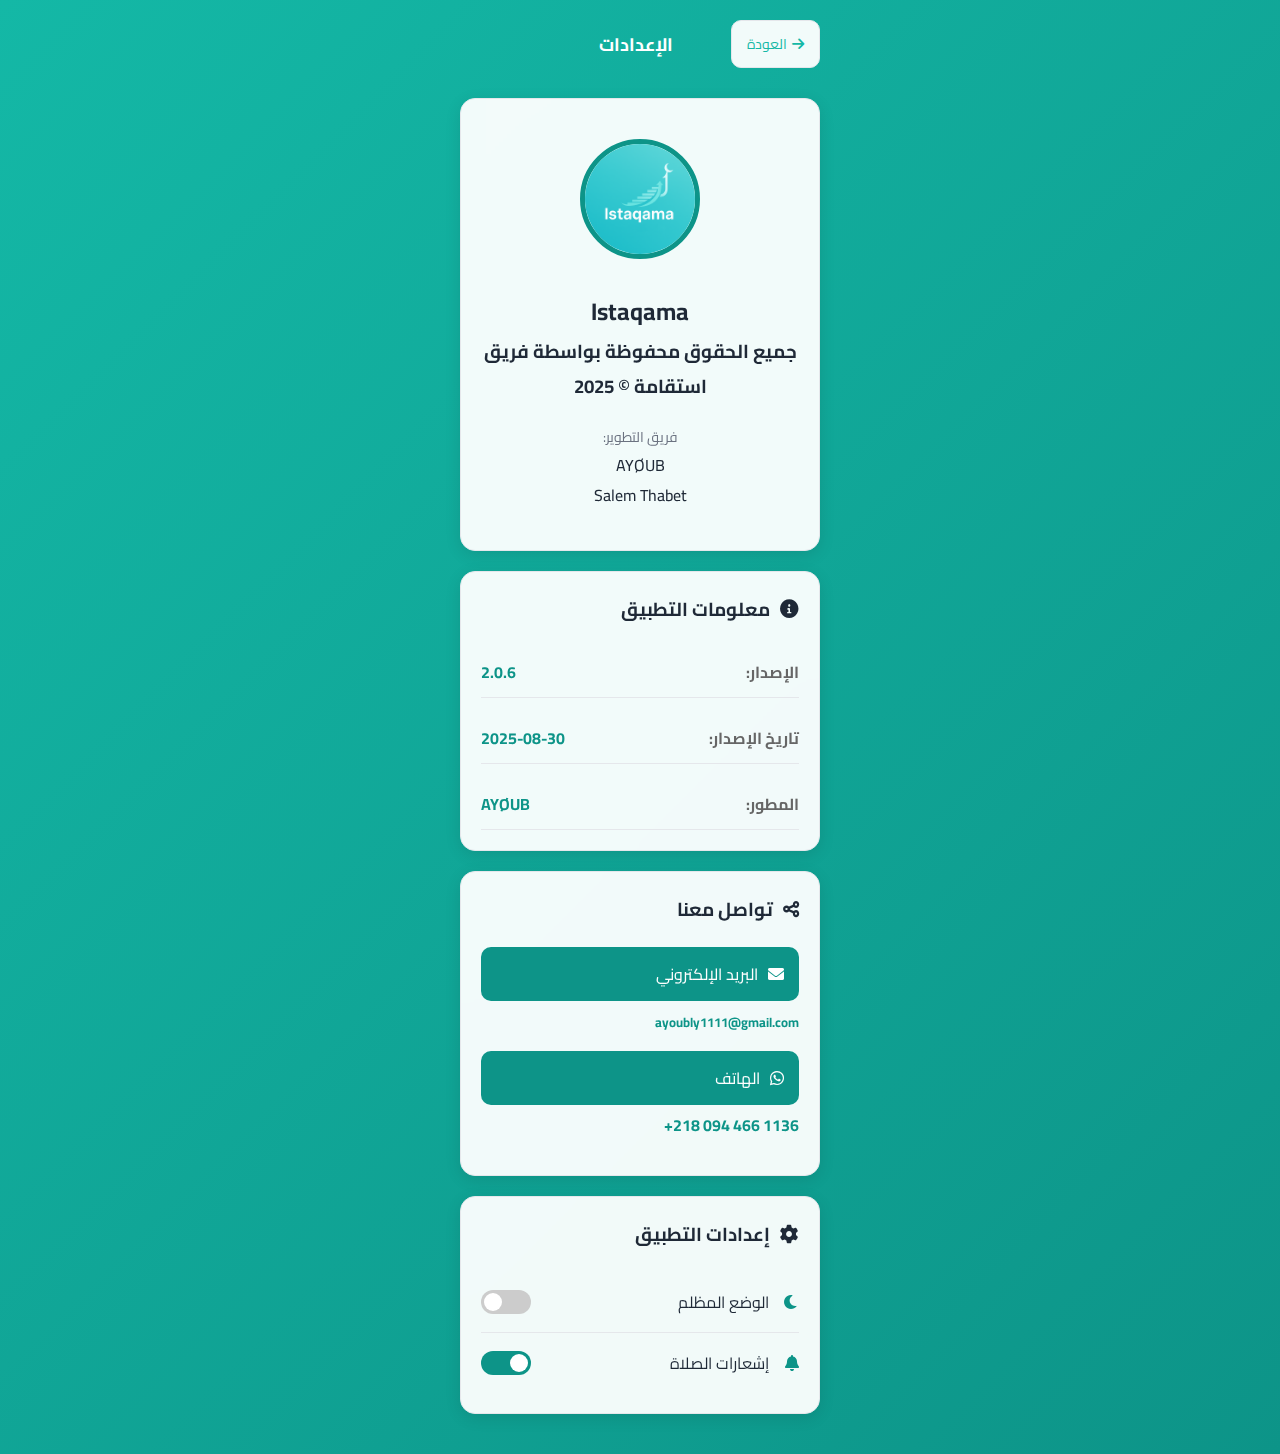
<file: pages/settings.html>
<!DOCTYPE html>
<html lang="ar" dir="rtl">
<head>
    <!-- Google tag (gtag.js) --> 
<script async src="https://www.googletagmanager.com/gtag/js?id=G-WTYR81ZTWW"></script> 
<script>   
  window.dataLayer = window.dataLayer || [];   
  function gtag(){dataLayer.push(arguments);}   
  gtag('js', new Date());    
  gtag('config', 'G-WTYR81ZTWW'); 
</script>
    <meta charset="UTF-8">
    <meta name="viewport" content="width=device-width, initial-scale=1.0">
    <title>الإعدادات - استقامة</title>
    <link rel="icon" href="../assets/images/istaqama_og.png" type="image/png">
    <link href="https://cdnjs.cloudflare.com/ajax/libs/font-awesome/6.0.0/css/all.min.css" rel="stylesheet">
    <link href="https://fonts.googleapis.com/css2?family=Cairo:wght@400;700&display=swap" rel="stylesheet">
    <link rel="stylesheet" href="../assets/css/style.css">
</head>
<body>
    <div class="container">
        <div class="page-header">
            <a href="../index.html" class="back-btn">
                <i class="fas fa-arrow-right"></i> العودة
            </a>
            <div class="page-title">الإعدادات</div>
            <div style="width: 80px;"></div>
        </div>

        <div class="card settings-section">
            <div class="developer-info">
                <img src="../assets/images/istiqaama_logo.png" alt="المطور" class="developer-avatar-large">
                <div class="devloper-details">
                    <h2>Istaqama</h2>
                    <h3>جميع الحقوق محفوظة بواسطة فريق استقامة © 2025</h3>
                    <div style="margin-top: 10px;">
                        <p style="color: var(--text-secondary); font-size: 14px;">فريق التطوير:</p>
                        <p style="color: var(--text-color); font-weight: 500;">AYØUB</p>
                        <p style="color: var(--text-color); font-weight: 500;">Salem Thabet</p>
                    </div>
                </div>
            </div>
        </div>

        <div class="card settings-section">
            <h3><i class="fas fa-info-circle"></i> معلومات التطبيق</h3>
            <div class="info-grid">
                <div class="info-item">
                    <span class="info-label">الإصدار:</span>
                    <span class="info-value">2.0.6</span>
                </div>
                <div class="info-item">
                    <span class="info-label">تاريخ الإصدار:</span>
                    <span class="info-value">2025-08-30</span>
                </div>
                <div class="info-item">
                    <span class="info-label">المطور:</span>
                    <span class="info-value">AYØUB</span>
                </div>
            </div>
        </div>

        <div class="card settings-section">
            <h3><i class="fas fa-share-alt"></i> تواصل معنا</h3>
            <div class="contact-item">
                <a href="mailto:ayoubly1111@gmail.com" class="contact-btn">
                    <i class="fas fa-envelope"></i>
                    البريد الإلكتروني
                </a>
                <span class="info-value" style="font-size: 13px;">ayoubly1111@gmail.com</span>
            </div>
            <div class="contact-item">
                <a href="https://wa.me/2180944661136" target="_blank" class="contact-btn">
                    <i class="fab fa-whatsapp"></i>
                    الهاتف
                </a>
                <span class="info-value">1136 466 094 218+</span>
            </div>
        </div>

        <div class="card settings-section">
            <h3><i class="fas fa-cog"></i> إعدادات التطبيق</h3>
            <div class="setting-item">
                <div class="setting-info">
                    <i class="fas fa-moon"></i>
                    <span>الوضع المظلم</span>
                </div>
                <label class="switch">
                    <input type="checkbox" id="darkModeToggle" onchange="toggleDarkMode()">
                    <span class="slider"></span>
                </label>
            </div>
            <div class="setting-item">
                <div class="setting-info">
                    <i class="fas fa-bell"></i>
                    <span>إشعارات الصلاة</span>
                </div>
                <label class="switch">
                    <input type="checkbox" id="prayerNotifications" checked>
                    <span class="slider"></span>
                </label>
            </div>
        </div>
    </div>

    <script>
        // تبديل الوضع المظلم
        function toggleDarkMode() {
            const isDarkMode = document.getElementById("darkModeToggle").checked;
            document.body.classList.toggle("dark-mode", isDarkMode);
            localStorage.setItem("darkMode", isDarkMode);
            
            // إشعار الصفحات الأخرى بالتغيير
            window.dispatchEvent(new StorageEvent('storage', {
                key: 'darkMode',
                newValue: isDarkMode.toString()
            }));
        }

        // تحميل إعدادات الوضع المظلم
        document.addEventListener("DOMContentLoaded", function() {
            const isDarkMode = localStorage.getItem("darkMode") === "true";
            document.getElementById("darkModeToggle").checked = isDarkMode;
            document.body.classList.toggle("dark-mode", isDarkMode);
        });

        // مزامنة الوضع المظلم عبر جميع الصفحات
        window.addEventListener('storage', function(e) {
            if (e.key === 'darkMode') {
                const isDarkMode = e.newValue === 'true';
                document.body.classList.toggle('dark-mode', isDarkMode);
                document.getElementById("darkModeToggle").checked = isDarkMode;
            }
        });

        // وظائف المحفوظات
        function saveBookmark(type, data) {
            let bookmarks = JSON.parse(localStorage.getItem('istaqama_bookmarks') || '[]');
            const bookmark = {
                id: Date.now(),
                type: type,
                data: data,
                timestamp: new Date().toISOString()
            };
            bookmarks.push(bookmark);
            localStorage.setItem('istaqama_bookmarks', JSON.stringify(bookmarks));
        }

        function getBookmarks() {
            return JSON.parse(localStorage.getItem('istaqama_bookmarks') || '[]');
        }

        function removeBookmark(id) {
            let bookmarks = getBookmarks();
            bookmarks = bookmarks.filter(bookmark => bookmark.id !== id);
            localStorage.setItem('istaqama_bookmarks', JSON.stringify(bookmarks));
        }

        // تصدير وظائف المحفوظات للاستخدام العام
        window.BookmarkManager = {
            save: saveBookmark,
            get: getBookmarks,
            remove: removeBookmark
        };
    </script>


</body>
</html>
</file>
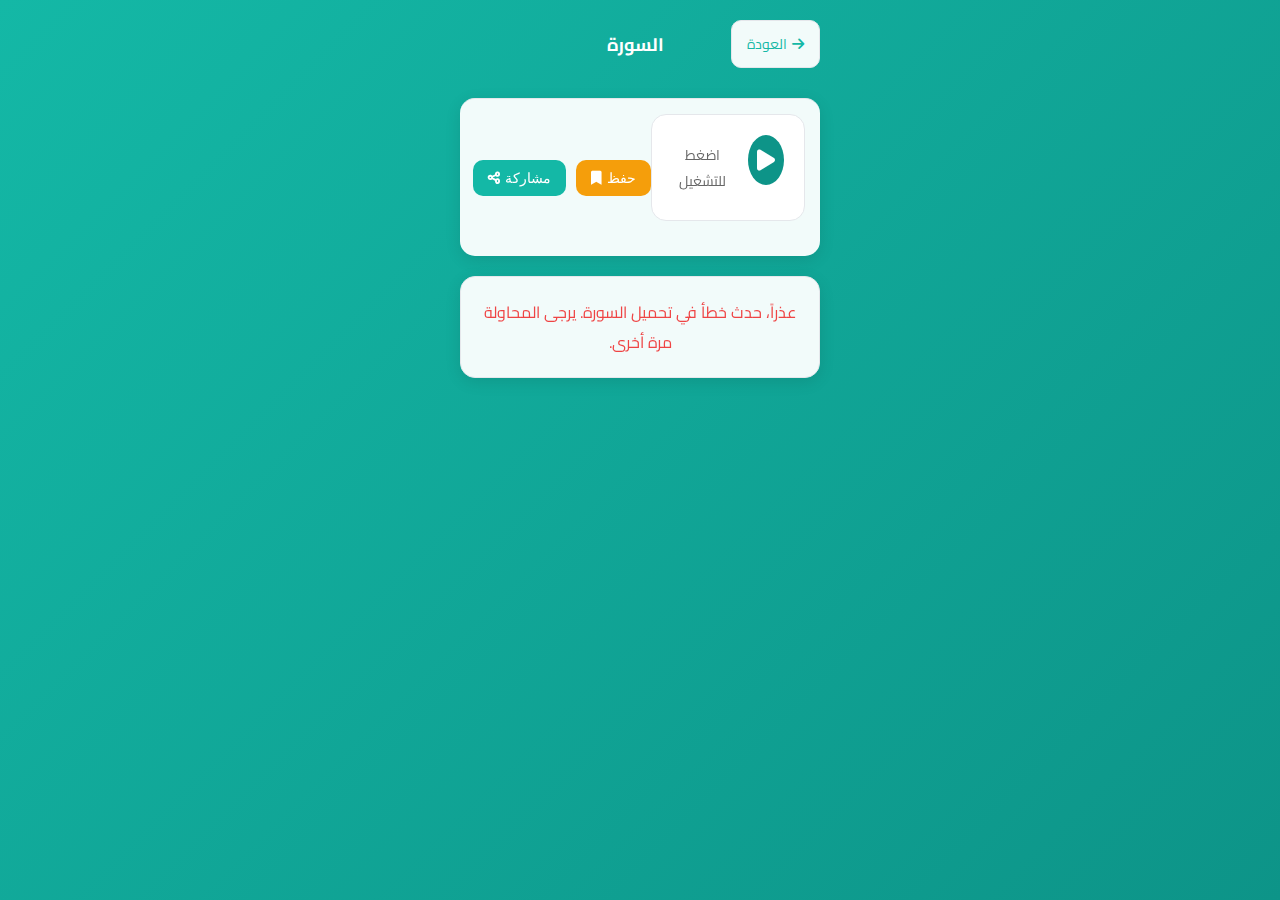
<file: pages/surah.html>
<!DOCTYPE html>
<html lang="ar" dir="rtl">
<head>
    <!-- Google tag (gtag.js) --> 
<script async src="https://www.googletagmanager.com/gtag/js?id=G-WTYR81ZTWW"></script> 
<script>   
  window.dataLayer = window.dataLayer || [];   
  function gtag(){dataLayer.push(arguments);}   
  gtag('js', new Date());    
  gtag('config', 'G-WTYR81ZTWW'); 
</script>
    <meta charset="UTF-8">
    <meta name="viewport" content="width=device-width, initial-scale=1.0">
    <title>السورة - استقامة</title>
    <link rel="icon" href="../assets/images/istaqama_og.png" type="image/png">
    <link href="https://cdnjs.cloudflare.com/ajax/libs/font-awesome/6.0.0/css/all.min.css" rel="stylesheet">
    <link href="https://fonts.googleapis.com/css2?family=Cairo:wght@400;700&display=swap" rel="stylesheet">
    <link rel="stylesheet" href="../assets/css/style.css">
</head>
<body>
    <div class="container">
        <div class="page-header">
            <a href="quran.html" class="back-btn">
                <i class="fas fa-arrow-right"></i> العودة
            </a>
            <div class="page-title" id="surahTitle">السورة</div>
            <div style="width: 80px;"></div>
        </div>

        <!-- مشغل الصوت وأزرار الحفظ والمشاركة -->
        <div class="audio-player-container">
            <div class="audio-player" id="audioPlayer">
                <button class="play-btn" id="playBtn" onclick="toggleAudio()">
                    <span class="loading-spinner" style="display: none;"></span>
                    <i class="fas fa-play play-icon" id="playIcon"></i>
                </button>
                <div class="audio-info">
                    <p id="audioStatus">اضغط للتشغيل</p>
                </div>
                <audio id="audioElement" preload="none">
                    <source id="audioSource" src="" type="audio/mpeg">
                    متصفحك لا يدعم تشغيل الصوت
                </audio>
            </div>
            <div class="action-buttons">
                <button class="btn" onclick="saveSurah()" style="background: #f59e0b;">حفظ <i class="fas fa-bookmark"></i></button>
                <button class="btn" onclick="shareSurah()" style="background: #14b8a6;">مشاركة <i class="fas fa-share-alt"></i></button>
            </div>
        </div>

        <!-- محتوى السورة -->
        <div id="surahContent">
            <!-- سيتم ملؤها ديناميكياً -->
        </div>
    </div>

    <script>
        let currentAudio = null;
        let isPlaying = false;
        let surahNumber = null;
        let surahName = "";
        let currentReciterId = 102;

        // بيانات القراء المشهورين
        const popularReciters = [
            {
                id: 102,
                name: "ماهر المعيقلي",
                server: "https://server12.mp3quran.net/maher/",
                moshaf_id: 102
            },
            {
                id: 106,
                name: "محمد الطبلاوي", 
                server: "https://server12.mp3quran.net/tblawi/",
                moshaf_id: 106
            },
            {
                id: 107,
                name: "محمد اللحيدان",
                server: "https://server8.mp3quran.net/lhdan/",
                moshaf_id: 107
            }
        ];

        // الحصول على رقم السورة من URL
        function getSurahNumber() {
            const urlParams = new URLSearchParams(window.location.search);
            return parseInt(urlParams.get("number")) || 1;
        }

        // وظيفة لتشغيل تلاوة السورة
        function getQuranAudioUrl(surahId, reciterId = 102) {
            const reciter = popularReciters.find(r => r.id === reciterId) || popularReciters[0];
            
            // تنسيق رقم السورة (001, 002, etc.)
            const formattedSurahId = surahId.toString().padStart(3, '0');
            
            // رابط الملف الصوتي
            return `${reciter.server}${formattedSurahId}.mp3`;
        }

        // وظيفة تشغيل/إيقاف الصوت
        function toggleAudio() {
            const playBtn = document.getElementById('playBtn');
            const playText = playBtn.querySelector('.play-text');
            const loadingSpinner = playBtn.querySelector('.loading-spinner');
            const playIcon = playBtn.querySelector('.play-icon');
            const audioStatus = document.getElementById('audioStatus');

            if (currentAudio && !currentAudio.paused) {
                // إيقاف التشغيل
                currentAudio.pause();
                playText.textContent = 'تشغيل';
                playIcon.className = 'fas fa-play play-icon';
                audioStatus.textContent = 'متوقف';
                isPlaying = false;
                return;
            }

            // بدء التشغيل
            playText.style.display = 'none';
            playIcon.style.display = 'none';
            loadingSpinner.style.display = 'inline-block';
            playBtn.classList.add('loading');
            audioStatus.textContent = 'جاري التحميل...';

            const audioUrl = getQuranAudioUrl(surahNumber, currentReciterId);
            
            if (currentAudio) {
                currentAudio.pause();
            }
            
            currentAudio = new Audio(audioUrl);
            
            currentAudio.addEventListener('loadstart', () => {
                console.log('بدء تحميل التلاوة...');
            });
            
            currentAudio.addEventListener('canplay', () => {
                console.log('التلاوة جاهزة للتشغيل');
                // إخفاء شريط التحميل وعرض زر الإيقاف
                loadingSpinner.style.display = 'none';
                playText.style.display = 'inline';
                playIcon.style.display = 'inline';
                playText.textContent = 'إيقاف';
                playIcon.className = 'fas fa-pause play-icon';
                playBtn.classList.remove('loading');
                audioStatus.textContent = 'يتم التشغيل...';
                isPlaying = true;
                
                // تشغيل الصوت
                currentAudio.play();
            });
            
            currentAudio.addEventListener('ended', () => {
                console.log('انتهت التلاوة');
                // إعادة تعيين الزر عند انتهاء التشغيل
                playText.textContent = 'تشغيل';
                playIcon.className = 'fas fa-play play-icon';
                audioStatus.textContent = 'انتهت التلاوة';
                playBtn.classList.remove('loading');
                isPlaying = false;
                currentAudio = null;
            });

            currentAudio.addEventListener('error', (error) => {
                console.error('خطأ في تشغيل الصوت:', error);
                // إعادة تعيين الزر في حالة الخطأ
                loadingSpinner.style.display = 'none';
                playText.style.display = 'inline';
                playIcon.style.display = 'inline';
                playText.textContent = 'تشغيل';
                playIcon.className = 'fas fa-play play-icon';
                audioStatus.textContent = 'خطأ في التشغيل';
                playBtn.classList.remove('loading');
                isPlaying = false;
                showNotification('عذراً، حدث خطأ في تشغيل التلاوة. يرجى المحاولة مرة أخرى.', 'error');
            });

            // بدء تحميل الصوت
            currentAudio.load();
        }

        // وظيفة تغيير القارئ
        function changeReciter() {
            const reciterSelect = document.getElementById('reciterSelect');
            currentReciterId = parseInt(reciterSelect.value);
            
            // إيقاف التشغيل الحالي إذا كان يعمل
            if (currentAudio && !currentAudio.paused) {
                currentAudio.pause();
                const playBtn = document.getElementById('playBtn');
                const playText = playBtn.querySelector('.play-text');
                const playIcon = playBtn.querySelector('.play-icon');
                const audioStatus = document.getElementById('audioStatus');
                
                playText.textContent = 'تشغيل';
                playIcon.className = 'fas fa-play play-icon';
                audioStatus.textContent = 'تم تغيير القارئ';
                isPlaying = false;
            }
        }

        function showNotification(message, type) {
            // إنشاء عنصر الإشعار
            const notification = document.createElement('div');
            notification.style.cssText = `
                position: fixed;
                top: 20px;
                right: 20px;
                background: ${type === 'success' ? '#10b981' : type === 'error' ? '#ef4444' : '#3b82f6'};
                color: white;
                padding: 15px 20px;
                border-radius: 8px;
                box-shadow: 0 4px 12px rgba(0,0,0,0.15);
                z-index: 1000;
                font-family: 'Cairo', sans-serif;
                font-size: 14px;
                max-width: 300px;
                animation: slideIn 0.3s ease-out;
            `;
            notification.textContent = message;
            
            // إضافة الأنيميشن
            const style = document.createElement('style');
            style.textContent = `
                @keyframes slideIn {
                    from { transform: translateX(100%); opacity: 0; }
                    to { transform: translateX(0); opacity: 1; }
                }
                @keyframes slideOut {
                    from { transform: translateX(0); opacity: 1; }
                    to { transform: translateX(100%); opacity: 0; }
                }
            `;
            document.head.appendChild(style);
            
            document.body.appendChild(notification);
            
            // إزالة الإشعار بعد 3 ثوان
            setTimeout(() => {
                notification.style.animation = 'slideOut 0.3s ease-in';
                setTimeout(() => {
                    if (notification.parentNode) {
                        notification.parentNode.removeChild(notification);
                    }
                }, 300);
            }, 3000);
        }

        // الحصول على رقم السورة من URL
        function getSurahNumber() {
            const urlParams = new URLSearchParams(window.location.search);
            return parseInt(urlParams.get("number")) || 1;
        }

        // تحميل السورة
        async function loadSurah() {
            surahNumber = getSurahNumber();
            
            try {
                // جلب بيانات السورة من API
                const response = await fetch(`https://api.alquran.cloud/v1/surah/${surahNumber}/ar.alafasy`); 
                const data = await response.json();
                
                if (data.code === 200) {
                    displaySurah(data.data);
                    setupAudio(surahNumber);
                } else {
                    throw new Error("فشل في تحميل السورة");
                }
            } catch (error) {
                console.error("خطأ في تحميل السورة:", error);
                document.getElementById("surahContent").innerHTML = `
                    <div class="card">
                        <p style="text-align: center; color: #ef4444;">
                            عذراً، حدث خطأ في تحميل السورة. يرجى المحاولة مرة أخرى.
                        </p>
                    </div>
                `;
            }
        }

        // عرض السورة
        function displaySurah(surah) {
            surahName = surah.name;
            document.getElementById("surahTitle").textContent = surah.name;
            document.title = `${surah.name} - استقامة`;
            
            const surahContent = document.getElementById("surahContent");
            surahContent.innerHTML = "";

            // إضافة الآيات
            surah.ayahs.forEach((ayah, index) => {
                const verseCard = document.createElement("div");
                verseCard.className = "verse-card";
                
                // إزالة البسملة إذا كانت جزءًا من الآية الأولى وليست سورة التوبة
                let verseText = ayah.text;
                if (surah.number !== 9 && ayah.numberInSurah === 1 && verseText.includes("بِسْمِ اللَّهِ الرَّحْمَٰنِ الرَّحِيمِ")) {
                    verseText = verseText.replace("بِسْمِ اللَّهِ الرَّحْمَٰنِ الرَّحِيمِ", "").trim();
                }

                verseCard.innerHTML = `
                    <div class="verse-text">
                        ${verseText}
                        <span class="verse-number">${ayah.numberInSurah}</span>
                    </div>
                `;
                
                surahContent.appendChild(verseCard);
            });
        }

        // إعداد الصوت
        function setupAudio(surahNumber) {
            const audioElement = document.getElementById("audioElement");
            const audioSource = document.getElementById("audioSource");
            
            // رابط التلاوة (الشيخ ماهر المعيقلي)
            const paddedNumber = surahNumber.toString().padStart(3, "0");
            const audioUrl = `https://server12.mp3quran.net/maher/${paddedNumber}.mp3`; 
            
            audioSource.src = audioUrl;
            audioElement.load();
            
            // إضافة مستمعي الأحداث
            audioElement.addEventListener("loadstart", () => {
                showLoadingSpinner();
                document.getElementById("audioStatus").textContent = "جاري التحميل...";
            });
            
            audioElement.addEventListener("canplay", () => {
                hideLoadingSpinner();
                document.getElementById("audioStatus").textContent = "اضغط للتشغيل";
            });
            
            audioElement.addEventListener("play", () => {
                isPlaying = true;
                updatePlayButton();
                document.getElementById("audioStatus").textContent = "جاري التشغيل...";
            });
            
            audioElement.addEventListener("pause", () => {
                isPlaying = false;
                updatePlayButton();
                document.getElementById("audioStatus").textContent = "متوقف";
            });
            
            audioElement.addEventListener("ended", () => {
                isPlaying = false;
                updatePlayButton();
                document.getElementById("audioStatus").textContent = "انتهت التلاوة";
            });
            
            audioElement.addEventListener("error", (e) => {
                console.error("Audio error:", e);
                hideLoadingSpinner();
                document.getElementById("audioStatus").textContent = "خطأ في تحميل الصوت";
            });
        }

        // تبديل تشغيل الصوت
        function toggleAudio() {
            const audioElement = document.getElementById("audioElement");
            
            if (isPlaying) {
                audioElement.pause();
            } else {
                showLoadingSpinner();
                audioElement.play().catch(error => {
                    console.error("خطأ في تشغيل الصوت:", error);
                    hideLoadingSpinner();
                    document.getElementById("audioStatus").textContent = "خطأ في التشغيل";
                });
            }
        }

        // إظهار شريط التحميل
        function showLoadingSpinner() {
            const spinner = document.querySelector(".loading-spinner");
            const playIcon = document.getElementById("playIcon");
            
            spinner.style.display = "inline-block";
            playIcon.style.display = "none";
        }

        // إخفاء شريط التحميل
        function hideLoadingSpinner() {
            const spinner = document.querySelector(".loading-spinner");
            const playIcon = document.getElementById("playIcon");
            
            spinner.style.display = "none";
            playIcon.style.display = "inline";
        }

        // تحديث زر التشغيل
        function updatePlayButton() {
            const playIcon = document.getElementById("playIcon");
            hideLoadingSpinner();
            
            if (isPlaying) {
                playIcon.className = "fas fa-pause";
            } else {
                playIcon.className = "fas fa-play";
            }
        }

        // وظيفة الحفظ
        function saveSurah() {
            let bookmarks = JSON.parse(localStorage.getItem("surahBookmarks")) || [];
            const newBookmark = { number: surahNumber, name: surahName, timestamp: new Date().toISOString() };
            
            if (!bookmarks.some(b => b.number === newBookmark.number)) {
                bookmarks.push(newBookmark);
                localStorage.setItem("surahBookmarks", JSON.stringify(bookmarks));
                alert(`تم حفظ سورة ${surahName} في المحفوظات!`); // سيتم تحسين هذه الرسالة لاحقاً
            } else {
                alert(`سورة ${surahName} موجودة بالفعل في المحفوظات.`); // سيتم تحسين هذه الرسالة لاحقاً
            }
        }

        // وظيفة المشاركة
        function shareSurah() {
            const surahText = document.getElementById("surahContent").innerText;
            if (navigator.share) {
                navigator.share({
                    title: `سورة ${surahName} من تطبيق استقامة`,
                    text: surahText.substring(0, 200) + "...", // Share a snippet
                    url: window.location.href,
                }).catch(error => console.error("فشل المشاركة: ", error));
            } else {
                alert("المشاركة غير مدعومة في متصفحك. يمكنك نسخ النص يدوياً."); // سيتم تحسين هذه الرسالة لاحقاً
            }
        }

        // إيقاف الصوت عند مغادرة الصفحة
        window.addEventListener("beforeunload", () => {
            const audioElement = document.getElementById("audioElement");
            if (audioElement && !audioElement.paused) {
                audioElement.pause();
            }
        });

        // تحميل الصفحة
        document.addEventListener("DOMContentLoaded", function() {
            const isDarkMode = localStorage.getItem("darkMode") === "true";
            if (isDarkMode) {
                document.body.classList.add("dark-mode");
            }
            loadSurah();
        });

        // مزامنة الوضع المظلم
        window.addEventListener('storage', function(e) {
            if (e.key === 'darkMode') {
                const isDarkMode = e.newValue === 'true';
                document.body.classList.toggle('dark-mode', isDarkMode);
            }
        });
    </script>
</body>
</html>
</file>
<file: assets/css/style.css>
/* الأنماط الأساسية */
* {
    margin: 0;
    padding: 0;
    box-sizing: border-box;
}

body {
    font-family: 'Cairo', sans-serif;
    background: linear-gradient(135deg, #14b8a6, #0d9488);
    min-height: 100vh;
    color: #333;
    transition: all 0.3s ease;
}

.container {
    max-width: 400px;
    margin: 0 auto;
    padding: 20px;
}

.hidden {
    display: none;
}

/* الهيدر */
.header {
    display: flex;
    justify-content: space-between;
    align-items: center;
    margin-bottom: 30px;
}

.logo-container {
    display: flex;
    align-items: center;
    gap: 8px;
}

.logo-img {
    width: 35px;
    height: 35px;
    border-radius: 3px;
}

.logo-text {
    color: white;
    font-size: 20px;
    font-weight: bold;
    font-family: 'Cairo', sans-serif;
}

.btn {
    background: rgba(255, 255, 255, 0.2);
    border: none;
    color: white;
    padding: 10px;
    border-radius: 10px;
    cursor: pointer;
    font-size: 16px;
    transition: all 0.3s;
}

.btn:hover {
    background: rgba(255, 255, 255, 0.3);
    transform: scale(1.05);
}

/* البطاقات */
.card {
    background: rgba(255, 255, 255, 0.95);
    border-radius: 15px;
    padding: 20px;
    margin-bottom: 20px;
    box-shadow: 0 4px 16px rgba(0, 0, 0, 0.1);
    backdrop-filter: blur(10px);
    transition: all 0.3s ease;
}

.card:hover {
    transform: translateY(-2px);
    box-shadow: 0 8px 32px rgba(0, 0, 0, 0.15);
}

/* مواقيت الصلاة */
.prayer-times {
    text-align: center;
}

.prayer-times h2 {
    margin-bottom: 15px;
    color: #0d9488;
}

.prayer-list {
    display: flex;
    flex-direction: column;
    gap: 8px;
}

.prayer-item {
    display: flex;
    justify-content: space-between;
    align-items: center;
    padding: 8px 0;
}

.prayer-name {
    font-weight: bold;
}

.prayer-time {
    background: #0d9488;
    color: var(--prayer-time-color);
    padding: 4px 12px;
    border-radius: 20px;
    font-size: 14px;
    font-weight: 600;
}

.current-prayer {
    background: #f59e0b !important;
}

/* الأقسام */
.sections {
    display: grid;
    grid-template-columns: repeat(2, 1fr);
    gap: 15px;
}

.section-card {
    background: rgba(255, 255, 255, 0.95);
    border-radius: 15px;
    padding: 20px;
    text-align: center;
    cursor: pointer;
    transition: all 0.3s;
    backdrop-filter: blur(10px);
}

.section-card:hover {
    transform: translateY(-5px);
    box-shadow: 0 8px 32px rgba(0, 0, 0, 0.15);
}

.section-icon {
    font-size: 32px;
    color: #0d9488;
    margin-bottom: 10px;
}

.section-title {
    font-weight: bold;
    color: #333;
}

/* هيدر الصفحات */
.page-header {
    display: flex;
    justify-content: space-between;
    align-items: center;
    margin-bottom: 30px;
}

.back-btn {
    background: rgba(255, 255, 255, 0.2);
    border: none;
    color: white;
    padding: 10px 15px;
    border-radius: 10px;
    cursor: pointer;
    font-size: 14px;
    transition: all 0.3s;
    text-decoration: none;
    display: flex;
    align-items: center;
    gap: 5px;
}

.back-btn:hover {
    background: rgba(255, 255, 255, 0.3);
}

.page-title {
    color: white;
    font-size: 18px;
    font-weight: bold;
}

/* متغيرات CSS للوضع المظلم */
body.dark-mode {
    --text-color: #f9fafb;
    --text-secondary: #d1d5db;
    --bg-color: linear-gradient(135deg, #1f2937, #111827);
    --card-bg: rgba(31, 41, 55, 0.9);
    --border-color: #374151;
    --shadow-color: rgba(0, 0, 0, 0.3);
    --primary-color: #14b8a6;
    --primary-dark: #0d9488;
    --prayer-time-color: #ffffff;
    
    background: var(--bg-color);
    color: var(--text-color);
}

body.dark-mode .card {
    background: var(--card-bg);
    color: var(--text-color);
    border: 1px solid var(--border-color);
}

body.dark-mode .section-card {
    background: var(--card-bg);
    color: var(--text-color);
    border: 1px solid var(--border-color);
}

body.dark-mode .section-title {
    color: var(--text-color);
}

/* تحسينات الوضع المضيء */
body:not(.dark-mode) {
    --text-color: #1f2937;
    --text-secondary: #6b7280;
    --bg-color: #ffffff;
    --card-bg: rgba(255, 255, 255, 0.95);
    --border-color: #e5e7eb;
    --shadow-color: rgba(0, 0, 0, 0.1);
    --prayer-time-color: #ffffff;
}

body:not(.dark-mode) .prayer-time {
    background: #0d9488;
    color: #ffffff;
    border: 2px solid #ffffff;
}

body:not(.dark-mode) .section-title {
    color: #1f2937;
    font-weight: 600;
}

body:not(.dark-mode) .prayer-name {
    color: #1f2937;
    font-weight: 600;
}

/* الإعدادات */
.settings-section h3 {
    color: #0d9488;
    margin-bottom: 20px;
    display: flex;
    align-items: center;
    gap: 10px;
}

.setting-item {
    display: flex;
    justify-content: space-between;
    align-items: center;
    padding: 15px 0;
    border-bottom: 1px solid #e5e7eb;
}

.setting-item:last-child {
    border-bottom: none;
}

.setting-info {
    display: flex;
    align-items: center;
    gap: 10px;
}

.setting-info i {
    color: #0d9488;
    width: 20px;
}

/* معلومات المطور */
.developer-info {
    display: flex;
    align-items: center;
    gap: 15px;
    padding: 20px 0;
}

.developer-avatar {
    width: 60px;
    height: 60px;
    border-radius: 50%;
    border: 3px solid #0d9488;
}

.developer-details h3 {
    color: #0d9488;
    margin-bottom: 5px;
}

.developer-details p {
    color: #666;
    font-size: 14px;
}

/* المفاتيح */
.switch {
    position: relative;
    display: inline-block;
    width: 50px;
    height: 24px;
}

.switch input {
    opacity: 0;
    width: 0;
    height: 0;
}

.slider {
    position: absolute;
    cursor: pointer;
    top: 0;
    left: 0;
    right: 0;
    bottom: 0;
    background-color: #ccc;
    transition: .4s;
    border-radius: 24px;
}

.slider:before {
    position: absolute;
    content: "";
    height: 18px;
    width: 18px;
    left: 3px;
    bottom: 3px;
    background-color: white;
    transition: .4s;
    border-radius: 50%;
}

input:checked + .slider {
    background-color: #0d9488;
}

input:checked + .slider:before {
    transform: translateX(26px);
}

/* معلومات التطبيق */
.info-grid {
    display: flex;
    flex-direction: column;
    gap: 15px;
}

.info-item {
    display: flex;
    justify-content: space-between;
    align-items: center;
    padding: 10px 0;
}

.info-label {
    font-weight: bold;
    color: #666;
}

.info-value {
    color: #0d9488;
    font-weight: bold;
}

/* التواصل */
.contact-item {
    margin-bottom: 15px;
}

.contact-btn {
    display: flex;
    align-items: center;
    gap: 10px;
    background: #0d9488;
    color: white;
    padding: 12px 15px;
    border-radius: 10px;
    text-decoration: none;
    transition: all 0.3s;
    margin-bottom: 5px;
}

.contact-btn:hover {
    background: #0f766e;
    transform: translateY(-2px);
}

/* تحسينات الاستجابة */
@media (max-width: 480px) {
    .container {
        padding: 15px;
    }
    
    .sections {
        grid-template-columns: 1fr;
    }
    
    .section-card {
        padding: 15px;
    }
    
    .card {
        padding: 15px;
    }
}

/* أنماط إضافية للصفحات المنفصلة */
.search-box {
    margin-bottom: 20px;
}

.search-input {
    width: 100%;
    padding: 12px 15px;
    border: 2px solid #e5e7eb;
    border-radius: 10px;
    font-size: 16px;
    text-align: right;
    font-family: 'Cairo', sans-serif;
}

.search-input:focus {
    outline: none;
    border-color: #0d9488;
}

/* أنماط الأذكار */
.azkar-categories {
    display: flex;
    flex-direction: column;
    gap: 15px;
}

.category-card {
    background: rgba(255, 255, 255, 0.95);
    border-radius: 15px;
    padding: 20px;
    cursor: pointer;
    transition: all 0.3s;
    text-decoration: none;
    color: inherit;
}

.category-card:hover {
    transform: translateY(-2px);
    box-shadow: 0 8px 32px rgba(0, 0, 0, 0.15);
}

.category-header {
    display: flex;
    justify-content: space-between;
    align-items: center;
}

.category-info h3 {
    font-size: 18px;
    font-weight: bold;
    margin-bottom: 5px;
    color: #0d9488;
}

.category-info p {
    color: #666;
    font-size: 14px;
}

.category-icon {
    font-size: 24px;
    color: #0d9488;
}

/* أنماط السور */
.surah-list {
    display: flex;
    flex-direction: column;
    gap: 10px;
}

.surah-card {
    background: rgba(255, 255, 255, 0.95);
    border-radius: 12px;
    padding: 15px;
    cursor: pointer;
    transition: all 0.3s;
    position: relative;
    border: 1px solid #e5e7eb;
    text-decoration: none;
    color: inherit;
}

.surah-card:hover {
    transform: translateY(-2px);
    box-shadow: 0 8px 32px rgba(0, 0, 0, 0.15);
    border-color: #0d9488;
}

.surah-header {
    display: flex;
    justify-content: space-between;
    align-items: center;
}

.surah-info h3 {
    font-size: 18px;
    font-weight: bold;
    margin-bottom: 5px;
    color: #0d9488;
}

.surah-info p {
    color: #666;
    font-size: 14px;
}

.surah-number {
    background: #e6fffa;
    color: #0d9488;
    padding: 8px 12px;
    border-radius: 8px;
    font-weight: bold;
    min-width: 40px;
    text-align: center;
}

/* أنماط الآيات */
.verse-card {
    background: rgba(255, 255, 255, 0.95);
    border-radius: 15px;
    padding: 25px;
    margin-bottom: 20px;
    border: 1px solid #e5e7eb;
    transition: all 0.3s ease;
}

.verse-text {
    font-size: 24px;
    line-height: 2;
    text-align: center;
    margin-bottom: 15px;
    color: #1f2937;
}

.verse-number {
    background: #f3f4f6;
    padding: 4px 8px;
    border-radius: 50%;
    font-size: 14px;
    margin-left: 10px;
    color: #0d9488;
    font-weight: bold;
}

/* مشغل الصوت */
.audio-player {
    background: rgba(255, 255, 255, 0.95);
    border-radius: 15px;
    padding: 20px;
    margin-bottom: 20px;
    border: 1px solid #e5e7eb;
    text-align: center;
}

.play-btn {
    width: 60px;
    height: 60px;
    border-radius: 50%;
    background: #0d9488;
    color: white;
    border: none;
    cursor: pointer;
    display: inline-flex;
    align-items: center;
    justify-content: center;
    font-size: 24px;
    transition: all 0.3s;
    margin-bottom: 15px;
}

.play-btn:hover {
    background: #0f766e;
    transform: scale(1.05);
}

.play-btn:active {
    transform: scale(0.95);
}

.audio-info h4 {
    font-weight: bold;
    margin-bottom: 5px;
    color: #0d9488;
}

.audio-info p {
    color: #666;
    font-size: 14px;
}



.developer-avatar-large {
    width: 120px;
    height: 120px;
    border-radius: 50%;
    border: 5px solid #0d9488;
    display: block;
    margin: 0 auto 15px auto; /* Center the image and add margin below */
}

.developer-info {
    flex-direction: column; /* Stack items vertically */
    text-align: center; /* Center text below the image */
}




.audio-player-container {
    display: flex;
    align-items: center;
    justify-content: space-between;
    background: rgba(255, 255, 255, 0.95);
    border-radius: 15px;
    padding: 15px;
    margin-bottom: 20px;
    box-shadow: 0 4px 16px rgba(0, 0, 0, 0.1);
    backdrop-filter: blur(10px);
}

.audio-player {
    display: flex;
    align-items: center;
    gap: 15px;
    flex-grow: 1;
}

.audio-player .play-btn {
    background: #0d9488;
    color: white;
    width: 50px;
    height: 50px;
    border-radius: 50%;
    display: flex;
    justify-content: center;
    align-items: center;
    font-size: 24px;
    border: none;
    cursor: pointer;
    transition: background 0.3s ease;
}

.audio-player .play-btn:hover {
    background: #0f766e;
}

.audio-info h4 {
    margin: 0;
    color: #0d9488;
}

.audio-info p {
    margin: 0;
    font-size: 14px;
    color: #666;
}

.action-buttons {
    display: flex;
    gap: 10px;
}

.action-buttons .btn {
    padding: 10px 15px;
    border-radius: 10px;
    font-size: 14px;
    display: flex;
    align-items: center;
    gap: 5px;
    color: white;
    border: none;
    cursor: pointer;
    transition: background 0.3s ease;
}

.action-buttons .btn:hover {
    opacity: 0.9;
}

@media (max-width: 480px) {
    .audio-player-container {
        flex-direction: column;
        align-items: stretch;
    }
    .audio-player {
        margin-bottom: 15px;
    }
    .action-buttons {
        justify-content: center;
    }
}



/* أنماط النصائح العملية */
.tips-grid {
    display: grid;
    grid-template-columns: repeat(auto-fit, minmax(150px, 1fr));
    gap: 15px;
    margin-top: 20px;
}

.tip-item {
    background: rgba(255, 255, 255, 0.1);
    border-radius: 12px;
    padding: 20px;
    text-align: center;
    transition: all 0.3s ease;
    border: 1px solid rgba(255, 255, 255, 0.2);
}

.tip-item:hover {
    background: rgba(255, 255, 255, 0.2);
    transform: translateY(-2px);
    box-shadow: 0 4px 15px rgba(0, 0, 0, 0.1);
}

.tip-item i {
    font-size: 24px;
    color: #fff;
    margin-bottom: 10px;
    display: block;
}

.tip-item h4 {
    color: #fff;
    font-size: 14px;
    font-weight: bold;
    margin-bottom: 8px;
    line-height: 1.3;
}

.tip-item p {
    color: rgba(255, 255, 255, 0.9);
    font-size: 12px;
    line-height: 1.4;
}

/* أنماط أزرار التشغيل */
.btn .loading-spinner {
    display: none;
}

.btn .play-text,
.btn .play-icon {
    transition: all 0.3s ease;
}

@media (max-width: 480px) {
    .tips-grid {
        grid-template-columns: repeat(2, 1fr);
        gap: 10px;
    }
    
    .tip-item {
        padding: 15px;
    }
    
    .tip-item i {
        font-size: 20px;
    }
    
    .tip-item h4 {
        font-size: 13px;
    }
    
    .tip-item p {
        font-size: 11px;
    }
}


/* أنماط فريق التطوير */
.developers-list {
    text-align: center;
}

.developers-list p {
    margin: 5px 0;
    color: rgba(255, 255, 255, 0.9);
    font-size: 14px;
    font-weight: 500;
}

.developer-details h3 {
    text-align: center;
    margin-bottom: 10px;
    color: #fff;
    font-size: 16px;
    font-weight: bold;
}


/* أنماط الوضع المظلم */
body.dark-mode {
    background: linear-gradient(135deg, #1f2937, #111827);
    color: #f9fafb;
}

body.dark-mode .card {
    background: rgba(31, 41, 55, 0.9);
    color: #f9fafb;
    border: 1px solid rgba(75, 85, 99, 0.3);
}

body.dark-mode .prayer-times h2 {
    color: #14b8a6;
}

body.dark-mode .prayer-name {
    color: #f9fafb;
}

body.dark-mode .prayer-time {
    color: #14b8a6;
}

body.dark-mode .prayer-time.current-prayer {
    background: #14b8a6;
    color: white;
}

body.dark-mode .next-prayer {
    background: rgba(31, 41, 55, 0.9);
    color: #f9fafb;
}

body.dark-mode .next-prayer h3 {
    color: #14b8a6;
}

body.dark-mode .section-card {
    background: rgba(31, 41, 55, 0.9);
    color: #f9fafb;
    border: 1px solid rgba(75, 85, 99, 0.3);
}

body.dark-mode .section-card:hover {
    background: rgba(55, 65, 81, 0.9);
    border-color: #14b8a6;
}

body.dark-mode .section-icon {
    color: #14b8a6;
}

body.dark-mode .section-title {
    color: #f9fafb;
}

body.dark-mode .page-header {
    color: #f9fafb;
}

body.dark-mode .page-title {
    color: #f9fafb;
}

body.dark-mode .back-btn {
    background: rgba(31, 41, 55, 0.9);
    color: #14b8a6;
    border: 1px solid rgba(75, 85, 99, 0.3);
}

body.dark-mode .back-btn:hover {
    background: rgba(55, 65, 81, 0.9);
    border-color: #14b8a6;
}

body.dark-mode .search-input {
    background: rgba(31, 41, 55, 0.9);
    color: #f9fafb;
    border: 2px solid rgba(75, 85, 99, 0.5);
}

body.dark-mode .search-input:focus {
    border-color: #14b8a6;
}

body.dark-mode .search-input::placeholder {
    color: #9ca3af;
}

body.dark-mode .surah-card {
    background: rgba(31, 41, 55, 0.9);
    color: #f9fafb;
    border: 1px solid rgba(75, 85, 99, 0.3);
}

body.dark-mode .surah-card:hover {
    background: rgba(55, 65, 81, 0.9);
    border-color: #14b8a6;
}

body.dark-mode .surah-card h3 {
    color: #14b8a6;
}

body.dark-mode .surah-info p {
    color: #d1d5db;
}

body.dark-mode .verse-text {
    color: #f9fafb;
}

body.dark-mode .verse-translation {
    color: #d1d5db;
}

body.dark-mode .category-card {
    background: rgba(31, 41, 55, 0.9);
    color: #f9fafb;
    border: 1px solid rgba(75, 85, 99, 0.3);
}

body.dark-mode .category-card:hover {
    background: rgba(55, 65, 81, 0.9);
    border-color: #14b8a6;
}

body.dark-mode .category-card h3 {
    color: #14b8a6;
}

body.dark-mode .category-info p {
    color: #d1d5db;
}

body.dark-mode .dhikr-item {
    background: rgba(31, 41, 55, 0.9);
    color: #f9fafb;
    border: 1px solid rgba(75, 85, 99, 0.3);
}

body.dark-mode .dhikr-description {
    color: #d1d5db;
}

body.dark-mode .counter-display {
    background: rgba(17, 24, 39, 0.8);
    color: #14b8a6;
    border: 1px solid rgba(75, 85, 99, 0.3);
}

body.dark-mode .counter-btn {
    background: rgba(55, 65, 81, 0.9);
    color: #14b8a6;
    border: 1px solid rgba(75, 85, 99, 0.3);
}

body.dark-mode .counter-btn:hover {
    background: #14b8a6;
    color: white;
}

body.dark-mode .progress-bar {
    background: rgba(55, 65, 81, 0.9);
}

body.dark-mode .progress-fill {
    background: #14b8a6;
}

body.dark-mode .info-item {
    border-bottom-color: #4b5563;
}

body.dark-mode .info-label {
    color: #d1d5db;
}

body.dark-mode .info-value {
    color: #f9fafb;
}

body.dark-mode .setting-item {
    border-bottom-color: #4b5563;
}

body.dark-mode .setting-info {
    color: #f9fafb;
}

body.dark-mode .setting-info i {
    color: #14b8a6;
}

body.dark-mode .contact-btn {
    background: rgba(55, 65, 81, 0.9);
    color: #f9fafb;
    border: 1px solid rgba(75, 85, 99, 0.3);
}

body.dark-mode .contact-btn:hover {
    background: rgba(75, 85, 99, 0.9);
    border-color: #14b8a6;
}

body.dark-mode .developer-details h3 {
    color: #14b8a6;
}

body.dark-mode .developers-list p {
    color: #d1d5db;
}

/* أنماط زر التحميل الدائري */
.loading-spinner {
    display: inline-block;
    width: 16px;
    height: 16px;
    border: 2px solid rgba(255, 255, 255, 0.3);
    border-radius: 50%;
    border-top-color: #fff;
    animation: spin 1s ease-in-out infinite;
}

@keyframes spin {
    to { transform: rotate(360deg); }
}

.btn.loading {
    pointer-events: none;
    opacity: 0.7;
}

.btn.loading .loading-spinner {
    margin-right: 5px;
}

/* أنماط إضافية للوضع المظلم */
body.dark-mode .chat-container {
    background: rgba(31, 41, 55, 0.9);
}

body.dark-mode .chat-messages {
    background: rgba(17, 24, 39, 0.8);
}

body.dark-mode .message-text {
    background: rgba(55, 65, 81, 0.9);
    color: #f9fafb;
}

body.dark-mode .user-message .message-text {
    background: #14b8a6;
    color: white;
}

body.dark-mode .chat-input {
    background: rgba(55, 65, 81, 0.9);
    color: #f9fafb;
    border-color: #4b5563;
}

body.dark-mode .chat-input::placeholder {
    color: #9ca3af;
}

body.dark-mode .send-btn {
    background: #14b8a6;
}

body.dark-mode .send-btn:hover {
    background: #0f766e;
}

body.dark-mode .chat-input-container {
    background: rgba(31, 41, 55, 0.9);
    border-top-color: #4b5563;
}

/* تحسين الرؤية في الوضع المظلم */
body.dark-mode h1, 
body.dark-mode h2, 
body.dark-mode h3, 
body.dark-mode h4, 
body.dark-mode h5, 
body.dark-mode h6 {
    color: #f9fafb;
}

body.dark-mode p {
    color: #d1d5db;
}

body.dark-mode .btn {
    background: rgba(55, 65, 81, 0.9);
    color: #14b8a6;
    border: 1px solid rgba(75, 85, 99, 0.3);
}

body.dark-mode .btn:hover {
    background: rgba(75, 85, 99, 0.9);
    border-color: #14b8a6;
}

/* تحسين أنماط الأزرار في الوضع المظلم */
body.dark-mode .play-btn {
    background: #14b8a6;
    color: white;
}

body.dark-mode .play-btn:hover {
    background: #0f766e;
}

body.dark-mode .copy-btn,
body.dark-mode .share-btn,
body.dark-mode .bookmark-btn {
    background: rgba(55, 65, 81, 0.9);
    color: #14b8a6;
    border: 1px solid rgba(75, 85, 99, 0.3);
}

body.dark-mode .copy-btn:hover,
body.dark-mode .share-btn:hover,
body.dark-mode .bookmark-btn:hover {
    background: #14b8a6;
    color: white;
}


/* تحسين تناسق الألوان والخطوط - الوضع النهاري والمظلم */

/* متغيرات CSS للألوان */
:root {
    --primary-color: #14b8a6;
    --primary-dark: #0f766e;
    --secondary-color: #0d9488;
    --text-color: #1f2937;
    --text-secondary: #6b7280;
    --bg-color: #ffffff;
    --card-bg: rgba(255, 255, 255, 0.95);
    --border-color: #e5e7eb;
    --shadow-color: rgba(0, 0, 0, 0.1);
    --prayer-time-color: #ffffff;
}

/* متغيرات الوضع المظلم */
body.dark-mode {
    --text-color: #f9fafb;
    --text-secondary: #d1d5db;
    --bg-color: #111827;
    --card-bg: rgba(31, 41, 55, 0.9);
    --border-color: #4b5563;
    --shadow-color: rgba(0, 0, 0, 0.3);
}

/* تطبيق المتغيرات على العناصر */
body {
    color: var(--text-color);
    background: linear-gradient(135deg, var(--primary-color), var(--secondary-color));
}

.card {
    background: var(--card-bg);
    color: var(--text-color);
    border: 1px solid var(--border-color);
    box-shadow: 0 4px 16px var(--shadow-color);
}

/* تحسين النصوص */
h1, h2, h3, h4, h5, h6 {
    color: var(--text-color) !important;
}

p, span, div {
    color: var(--text-color);
}

.text-secondary {
    color: var(--text-secondary) !important;
}

/* تحسين الأزرار */
.btn {
    background: var(--card-bg);
    color: var(--primary-color);
    border: 1px solid var(--border-color);
}

.btn:hover {
    background: var(--primary-color);
    color: white;
    border-color: var(--primary-color);
}

/* تحسين الحقول */
input, textarea, select {
    background: var(--bg-color);
    color: var(--text-color);
    border: 2px solid var(--border-color);
}

input:focus, textarea:focus, select:focus {
    border-color: var(--primary-color);
    box-shadow: 0 0 0 3px rgba(20, 184, 166, 0.1);
}

input::placeholder, textarea::placeholder {
    color: var(--text-secondary);
}

/* تحسين البطاقات */
.section-card, .surah-card, .category-card, .dhikr-item {
    background: var(--card-bg);
    color: var(--text-color);
    border: 1px solid var(--border-color);
}

.section-card:hover, .surah-card:hover, .category-card:hover {
    border-color: var(--primary-color);
    box-shadow: 0 8px 32px var(--shadow-color);
}

/* تحسين الأيقونات */
.section-icon, .fa {
    color: var(--primary-color);
}

/* تحسين النصوص الثانوية */
.verse-info, .dua-info, .category-info, .surah-info {
    color: var(--text-secondary);
}

/* تحسين الحدود */
.prayer-item, .info-item, .setting-item {
    border-bottom: 1px solid var(--border-color);
}

/* تحسين أزرار التشغيل */
.play-audio-btn, .play-btn {
    background: var(--primary-color);
    color: white;
    border: none;
}

.play-audio-btn:hover, .play-btn:hover {
    background: var(--primary-dark);
}

/* تحسين شريط التحميل */
.loading-spinner {
    border-color: rgba(255, 255, 255, 0.3);
    border-top-color: white;
}

body.dark-mode .loading-spinner {
    border-color: rgba(20, 184, 166, 0.3);
    border-top-color: var(--primary-color);
}

/* تحسين الخلفيات الشفافة */
.audio-player-container, .chat-input-container {
    background: var(--card-bg);
    border-top: 1px solid var(--border-color);
}

/* تحسين النصوص في البطاقات */
.verse-text, .dua-text {
    color: var(--text-color);
    font-weight: 500;
}

.verse-card, .dua-card {
    background: var(--card-bg);
    border: 1px solid var(--border-color);
}

/* تحسين أنماط الخطوات */
.step-card {
    background: var(--card-bg);
    border: 1px solid var(--border-color);
}

.step-number {
    background: var(--primary-color);
    color: white;
}

/* تحسين أنماط النصائح */
.tip-item, .sign-item {
    background: var(--card-bg);
    border: 1px solid var(--border-color);
}

.tip-icon, .sign-item i {
    color: var(--primary-color);
}

/* تحسين الرسائل التشجيعية */
.encouragement-card {
    background: var(--card-bg);
    border: 2px solid var(--primary-color);
}

.final-dua {
    background: rgba(20, 184, 166, 0.1);
    color: var(--text-color);
    border: 1px solid var(--primary-color);
}

/* تحسين أنماط المطور */
.developer-details {
    background: var(--card-bg);
    border: 1px solid var(--border-color);
}

.developers-list {
    background: var(--bg-color);
    border: 1px solid var(--border-color);
}

/* تحسين التباين في الوضع المظلم */
body.dark-mode .verse-text,
body.dark-mode .dua-text {
    color: #f9fafb;
    text-shadow: 0 1px 2px rgba(0, 0, 0, 0.5);
}

body.dark-mode .section-title,
body.dark-mode .page-title {
    color: #f9fafb;
    text-shadow: 0 1px 2px rgba(0, 0, 0, 0.5);
}

/* تحسين الرؤية للنصوص الصغيرة */
body.dark-mode .verse-info span,
body.dark-mode .dua-info span,
body.dark-mode .category-info p {
    color: #d1d5db;
    font-weight: 500;
}

/* تحسين أنماط الأزرار الثانوية */
.back-btn {
    background: var(--card-bg);
    color: var(--primary-color);
    border: 1px solid var(--border-color);
}

.back-btn:hover {
    background: var(--primary-color);
    color: white;
    border-color: var(--primary-color);
}

/* تحسين أنماط القوائم */
.prayer-list, .dhikr-list {
    background: var(--card-bg);
}

.prayer-item {
    color: var(--text-color);
}

.prayer-time {
    color: var(--primary-color);
    font-weight: 600;
}

/* تحسين أنماط الإشعارات */
.notification {
    background: var(--card-bg);
    color: var(--text-color);
    border: 1px solid var(--border-color);
    box-shadow: 0 4px 12px var(--shadow-color);
}

/* تحسين أنماط المحتوى */
.content-section {
    background: var(--card-bg);
    color: var(--text-color);
}

.content-section h2 {
    color: var(--primary-color);
}

/* تحسين أنماط الجداول */
table {
    background: var(--card-bg);
    color: var(--text-color);
}

th {
    background: var(--primary-color);
    color: white;
}

td {
    border-bottom: 1px solid var(--border-color);
}

/* تحسين أنماط الروابط */
a {
    color: var(--primary-color);
}

a:hover {
    color: var(--primary-dark);
}

/* تحسين أنماط التمرير */
::-webkit-scrollbar {
    width: 8px;
}

::-webkit-scrollbar-track {
    background: var(--bg-color);
}

::-webkit-scrollbar-thumb {
    background: var(--border-color);
    border-radius: 4px;
}

::-webkit-scrollbar-thumb:hover {
    background: var(--primary-color);
}
</file>
